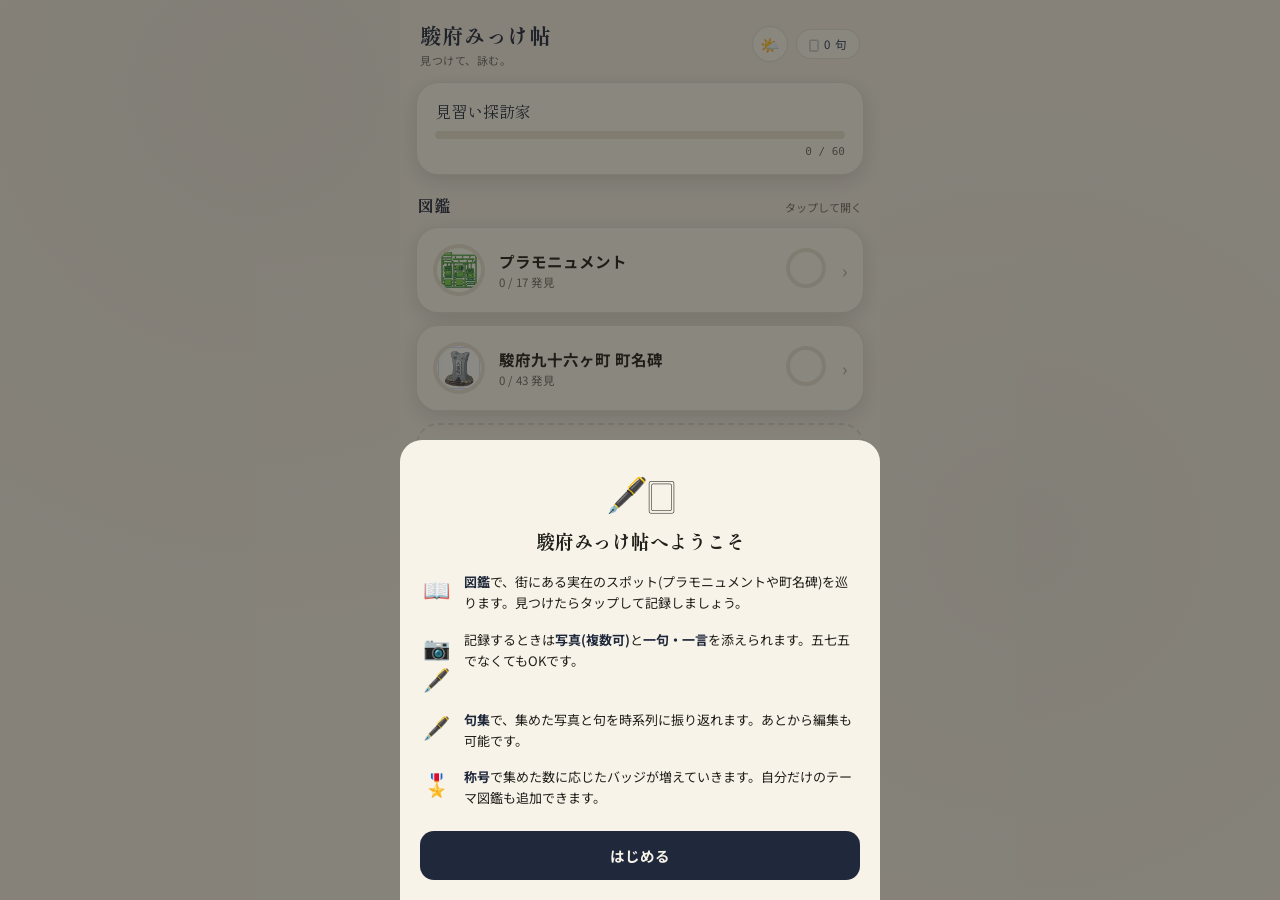
<file: mikkecho/index.html>
<!DOCTYPE html>
<html lang="ja">
<head>
<meta charset="UTF-8">
<meta name="viewport" content="width=device-width, initial-scale=1, viewport-fit=cover, maximum-scale=1">
<title>駿府みっけ帖</title>
<meta name="description" content="街で見つけたものを写真と一句で集める発見図鑑">
<meta name="theme-color" content="#3A3A34">
<link rel="manifest" href="manifest.json">
<link rel="icon" href="icons/icon-192.png">
<link rel="apple-touch-icon" href="icons/icon-192.png">
<meta name="mobile-web-app-capable" content="yes">
<meta name="apple-mobile-web-app-capable" content="yes">
<meta name="apple-mobile-web-app-status-bar-style" content="black-translucent">
<meta name="apple-mobile-web-app-title" content="みっけ帖">
<link rel="stylesheet" href="style.css">
<script>try{var __t=localStorage.getItem("mikkecho_theme");if(__t){document.documentElement.setAttribute("data-theme",__t);}}catch(e){}</script>
</head>
<body>
<div class="boot-overlay" id="bootOverlay"><div class="boot-spinner">🖋️</div><div class="boot-text" id="bootText">データを読み込んでいます…</div></div>
<div id="app">

  <header class="topbar">
    <div class="brand">
      <h1>駿府みっけ帖</h1>
      <div class="sub">見つけて、詠む。</div>
    </div>
    <div class="topbar-right">
      <button class="theme-toggle" id="themeToggle" aria-label="行灯モード切替">🌤️</button>
      <div class="progress-pill">🀆 <span id="totalFoundCount">0</span>句</div>
    </div>
  </header>

  <main>

    <!-- ============ 図鑑 (home list) ============ -->
    <section class="view active" id="view-zukan">
      <div id="zukanHome">
        <div class="rank-banner" id="rankBanner">
          <div class="rank-title" id="rankTitle">見習い探訪家</div>
          <div class="rank-bar-track"><div class="rank-bar-fill" id="rankBarFill"></div></div>
          <div class="rank-count" id="rankCount">0 / 60</div>
        </div>

        <div id="backupBanner" class="backup-banner" style="display:none;">
          <div class="backup-text">記録がたまってきました。念のためデータをバックアップしませんか？</div>
          <div class="backup-actions">
            <button class="backup-btn-later" id="backupLaterBtn">あとで</button>
            <button class="backup-btn-do" id="backupDoBtn">エクスポートする</button>
          </div>
        </div>

        <div id="draftBanner" class="backup-banner" style="display:none;">
          <div class="backup-text">入力途中の記録があります（<span id="draftBannerName"></span>）。続きから再開しますか？</div>
          <div class="backup-actions">
            <button class="backup-btn-later" id="draftDiscardBtn">破棄する</button>
            <button class="backup-btn-do" id="draftResumeBtn">続きから再開</button>
          </div>
        </div>

        <div id="recentFindCard" style="display:none;"></div>

        <div class="section-head"><h2>図鑑</h2><span class="hint">タップして開く</span></div>
        <div id="categoryList"></div>
        <button class="add-category-btn" id="openAddCategory">＋ 新しいテーマの図鑑を作る</button>
      </div>

      <div id="zukanDetail" style="display:none;">
        <div class="back-row">
          <button class="back-btn" id="backToZukanHome">‹</button>
          <h2 id="detailCategoryName"></h2>
        </div>
        <input type="text" id="spotSearchInput" class="search-input" placeholder="町名で検索...">
        <div class="section-head" style="margin-top:8px;">
          <span class="hint" id="detailProgressHint"></span>
          <div class="sort-toggle" id="sortToggle">
            <button class="sort-btn active" data-sort="name">町名順</button>
            <button class="sort-btn" data-sort="found_date">発見日順</button>
          </div>
        </div>
        <div class="spot-grid" id="spotGrid"></div>
        <div id="spotSearchEmpty" class="empty-state" style="display:none;">
          <span class="em">🔍</span>「<span id="spotSearchEmptyQuery"></span>」に一致するものが見つかりませんでした。
        </div>
      </div>
    </section>

    <!-- ============ 句集 ============ -->
    <section class="view" id="view-kushu">
      <div class="section-head"><h2>句集</h2><span class="hint" id="kushuCountHint"></span></div>
      <input type="text" id="kushuSearchInput" class="search-input" placeholder="句・町名で検索...">
      <div class="kushu-filter-row" id="kushuFilterRow"></div>
      <div id="kushuList"></div>
      <div id="kushuEmpty" class="empty-state" style="display:none;">
        <span class="em">🖋️</span>
        まだ句がありません。図鑑からスポットを見つけて、最初の一句を詠んでみましょう。
      </div>
      <div id="kushuSearchEmpty" class="empty-state" style="display:none;">
        <span class="em">🔍</span>条件に一致する句が見つかりませんでした。
      </div>
    </section>

    <!-- ============ 実績 ============ -->
    <section class="view" id="view-jisseki">
      <div class="section-head"><h2>称号</h2><span class="hint" id="badgeCountHint"></span></div>
      <div class="badge-grid" id="badgeGrid"></div>
    </section>

    <!-- ============ 設定 ============ -->
    <section class="view" id="view-settei">
      <div class="section-head"><h2>使い方</h2></div>
      <div class="settings-list">
        <button class="settings-row" id="showOnboardBtn">
          <div>
            <div class="label">アプリの使い方を見る</div>
            <div class="desc">初回に表示したチュートリアルをもう一度見られます</div>
          </div>
          <span>›</span>
        </button>
      </div>

      <div class="section-head"><h2>バックアップと復元</h2></div>
      <div class="settings-list">
        <button class="settings-row" id="exportBtn">
          <div>
            <div class="label">バックアップを書き出す</div>
            <div class="desc">JSONファイルとして保存します（写真・句をすべて含みます）</div>
          </div>
          <span>⇩</span>
        </button>
        <button class="settings-row" id="importBtn">
          <div>
            <div class="label">バックアップから読み込む（復元）</div>
            <div class="desc">書き出したファイルを読み込みます。今のデータを残したまま統合もできます</div>
          </div>
          <span>⇧</span>
        </button>
        <input type="file" id="importFileInput" accept="application/json,.json,text/plain" style="display:none;">
      </div>

      <div class="section-head"><h2>自動バックアップ（この端末の中）</h2></div>
      <div class="note-text">アプリを開くと1日1回、自動で控えを保存します。読み込みや復元・リセットの直前にも「操作直前の状態」を自動で残します。</div>
      <div class="settings-list" id="snapshotList"></div>

      <div class="section-head"><h2>保存の状態</h2></div>
      <div class="status-card" id="storageStatus">確認中…</div>
      <div id="legacyRestoreWrap" style="display:none;">
        <button class="settings-row" id="legacyRestoreBtn" style="margin-top:8px;">
          <div>
            <div class="label">旧バージョンのデータを統合して復元</div>
            <div class="desc">以前の保存方式で残っているデータを、今のデータに統合します（通常は不要です）</div>
          </div>
          <span>›</span>
        </button>
      </div>

      <button class="btn-ghost" id="resetBtn" style="margin-top:14px;">すべてのデータをリセット</button>

      <div class="section-head"><h2>このアプリについて</h2></div>
      <div class="settings-list">
        <div class="settings-row" style="cursor:default;">
          <div>
            <div class="label">プリセット図鑑の出典</div>
            <div class="desc">プラモニュメント・町名碑は静岡市公式サイトの情報をもとに作成しています。設置状況は変わることがあります。</div>
          </div>
        </div>
      </div>
    </section>

  </main>

  <nav class="tabbar">
    <button class="tab-btn active" data-view="zukan"><span class="ic">📖</span>図鑑</button>
    <button class="tab-btn" data-view="kushu"><span class="ic">🖋️</span>句集</button>
    <button class="tab-btn" data-view="jisseki"><span class="ic">🎖️</span>称号</button>
    <button class="tab-btn" data-view="settei"><span class="ic">⚙️</span>設定</button>
  </nav>

  <!-- Find / Add entry modal (photo + haiku) -->
  <div class="modal-backdrop" id="findModalBackdrop">
    <div class="modal-sheet">
      <h3 id="findModalTitle">見つけた！</h3>
      <div class="modal-sub" id="findModalHint"></div>

      <div class="field" id="freeNameField" style="display:none;">
        <label>名前</label>
        <input type="text" id="freeNameInput" placeholder="例: 三毛猫、変わった自販機" maxlength="24">
      </div>

      <div class="field">
        <label>写真(任意・複数可)</label>
        <div class="photo-grid" id="photoGrid"></div>
        <input type="file" accept="image/*" id="photoInput" multiple style="display:none;">
      </div>

      <div class="field">
        <label>一句・一言(五七五でなくてもOK)</label>
        <textarea id="haikuInput" placeholder="例: 石碑の名 読めば昔の 声きこゆ"></textarea>
      </div>

      <div class="modal-actions">
        <button class="btn-cancel" id="findCancelBtn">キャンセル</button>
        <button class="btn-primary btn-save" id="findSaveBtn">記録する</button>
      </div>
    </div>
  </div>

  <!-- Spot / found-entry detail modal -->
  <div class="modal-backdrop" id="spotDetailBackdrop">
    <div class="modal-sheet">
      <h3 id="spotDetailName"></h3>
      <div class="modal-sub" id="spotDetailHint"></div>
      <div id="spotDetailBody"></div>
      <div class="modal-actions">
        <button class="btn-cancel" id="spotDeleteBtn" style="color:var(--vermilion-600); border-color:var(--vermilion-200);">削除</button>
        <button class="btn-cancel" id="spotEditBtn">編集</button>
        <button class="btn-primary btn-save" id="spotCloseBtn">閉じる</button>
      </div>
    </div>
  </div>

  <!-- Add category modal -->
  <div class="modal-backdrop" id="categoryModalBackdrop">
    <div class="modal-sheet">
      <h3>新しいテーマの図鑑</h3>
      <div class="modal-sub">自分だけのコレクションテーマを作れます。見つけるたびに自由に追加していく図鑑になります。</div>
      <div class="field">
        <label>テーマ名</label>
        <input type="text" id="categoryNameInput" placeholder="例: 街の変な看板、野良猫" maxlength="20">
      </div>
      <div class="field">
        <label>アイコン</label>
        <div class="emoji-row" id="categoryEmojiRow" style="display:flex; gap:8px; flex-wrap:wrap;"></div>
      </div>
      <div class="modal-actions">
        <button class="btn-cancel" id="categoryCancelBtn">キャンセル</button>
        <button class="btn-primary btn-save" id="categorySaveBtn">作る</button>
      </div>
    </div>
  </div>

  <!-- Hint (address) sheet with Google Maps link -->
  <div class="modal-backdrop" id="hintBackdrop">
    <div class="modal-sheet">
      <h3 id="hintName"></h3>
      <div class="hint-address" id="hintAddress"></div>
      <a class="btn-primary map-open-btn" id="hintMapLink" target="_blank" rel="noopener noreferrer">🗺️ Googleマップで開く</a>
      <div class="modal-actions">
        <button class="btn-cancel" id="hintCloseBtn" style="flex:1;">閉じる</button>
      </div>
    </div>
  </div>

  <!-- Full-size photo viewer -->
  <div class="photo-viewer" id="photoViewer" aria-hidden="true">
    <div class="pv-count" id="pvCount"></div>
    <button type="button" class="pv-close" id="pvClose" aria-label="閉じる">×</button>
    <div class="pv-strip" id="pvStrip"></div>
  </div>

  <div class="toast" id="toast"></div>
  <div class="stamp-overlay" id="stampOverlay"><div class="stamp-mark">見つけた</div></div>

  <!-- Import choice dialog -->
  <div class="modal-backdrop" id="importBackdrop">
    <div class="modal-sheet">
      <h3>バックアップを読み込む</h3>
      <div class="modal-sub" id="importSummary"></div>
      <div style="display:flex; flex-direction:column; gap:8px; margin-top:4px;">
        <button class="btn-primary" id="importMergeBtn">今のデータを残して統合する（おすすめ）</button>
        <button class="btn-ghost" id="importReplaceBtn" style="margin-top:0;">今のデータを置き換える</button>
        <button class="modal-cancel-plain" id="importCancelBtn">キャンセル</button>
      </div>
      <div class="note-text" style="margin-top:10px;">どちらを選んでも、実行前の状態は「操作直前の状態」として自動で残ります。</div>
    </div>
  </div>

  <!-- Onboarding (first launch) -->
  <div class="modal-backdrop" id="onboardBackdrop">
    <div class="modal-sheet onboard-sheet">
      <div class="onboard-mark">🖋️🀆</div>
      <h3>駿府みっけ帖へようこそ</h3>
      <div class="onboard-steps">
        <div class="onboard-step">
          <div class="ostep-icon">📖</div>
          <div class="ostep-text"><b>図鑑</b>で、街にある実在のスポット(プラモニュメントや町名碑)を巡ります。見つけたらタップして記録しましょう。</div>
        </div>
        <div class="onboard-step">
          <div class="ostep-icon">📷🖋️</div>
          <div class="ostep-text">記録するときは<b>写真(複数可)</b>と<b>一句・一言</b>を添えられます。五七五でなくてもOKです。</div>
        </div>
        <div class="onboard-step">
          <div class="ostep-icon">🖋️</div>
          <div class="ostep-text"><b>句集</b>で、集めた写真と句を時系列に振り返れます。あとから編集も可能です。</div>
        </div>
        <div class="onboard-step">
          <div class="ostep-icon">🎖️</div>
          <div class="ostep-text"><b>称号</b>で集めた数に応じたバッジが増えていきます。自分だけのテーマ図鑑も追加できます。</div>
        </div>
      </div>
      <button class="btn-primary" id="onboardStartBtn">はじめる</button>
    </div>
  </div>

</div>

<script src="data.js"></script>
<script src="app.js"></script>
<script>
/* Self-heal after an app update: if an OLD cached app.js is still running (it never sets __MIKKECHO_V2),
   drop the old service worker + caches once and reload. Saved data (IndexedDB / localStorage) is never touched. */
(function () {
  setTimeout(function () {
    if (window.__MIKKECHO_V2) return;
    var overlay = document.getElementById('bootOverlay');
    if (!overlay) return;
    var key = 'mikkecho_heal_v9';
    try {
      if (sessionStorage.getItem(key)) {
        var t = document.getElementById('bootText');
        if (t) t.textContent = '更新の適用に時間がかかっています。アプリを一度閉じて、開き直してください。（データは消えていません）';
        return;
      }
      sessionStorage.setItem(key, '1');
    } catch (e) { /* ignore */ }
    var jobs = [];
    if (navigator.serviceWorker && navigator.serviceWorker.getRegistrations) {
      jobs.push(navigator.serviceWorker.getRegistrations().then(function (rs) { return Promise.all(rs.map(function (r) { return r.unregister(); })); }));
    }
    if (window.caches && caches.keys) {
      jobs.push(caches.keys().then(function (ks) { return Promise.all(ks.map(function (k) { return caches.delete(k); })); }));
    }
    Promise.all(jobs).then(function () { location.reload(); }, function () { location.reload(); });
  }, 3000);
})();
</script>
</body>
</html>
</file>
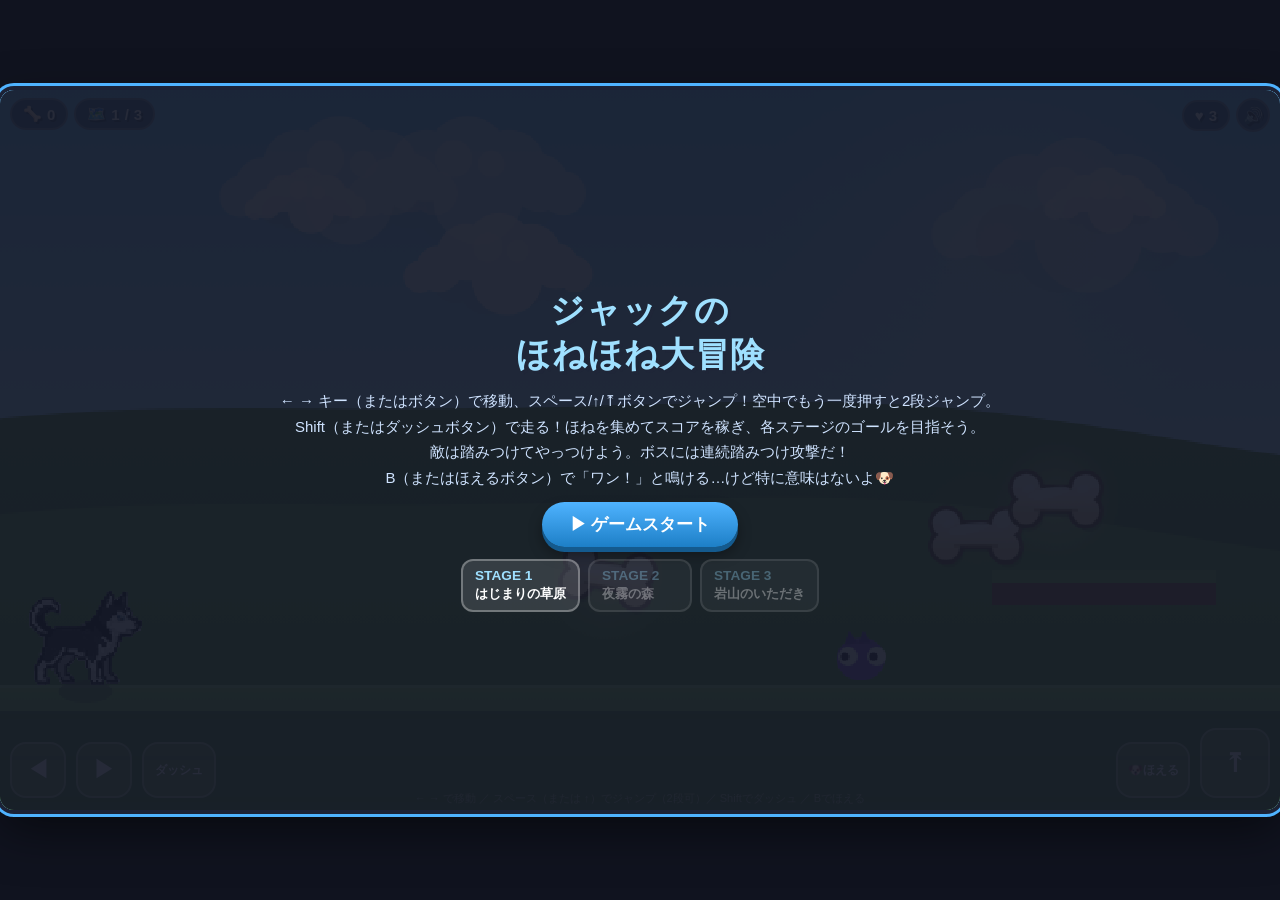
<file: jack.hone.html>
<!DOCTYPE html>
<html lang="ja">
<head>
<meta charset="UTF-8">
<meta name="viewport" content="width=device-width, initial-scale=1, maximum-scale=1, user-scalable=no, viewport-fit=cover">
<meta name="mobile-web-app-capable" content="yes">
<meta name="apple-mobile-web-app-capable" content="yes">
<meta name="apple-mobile-web-app-status-bar-style" content="black-translucent">
<title>ジャックのほねほね大冒険</title>
<style>
  :root{
    --sky-dark:#27314f;
    --accent:#4fb3ff;
    --accent-light:#9fe0ff;
    --bone:#fff6e6;
    --bone-line:#5a4632;
    --cream:#fff6ea;
    --ink:#1f2638;
    --warn:#ff7043;
  }
  *{box-sizing:border-box; -webkit-tap-highlight-color:transparent;}
  html,body{
    margin:0;padding:0;
    width:100%;height:100%;
    background:#10131f;
    font-family:"Hiragino Maru Gothic ProN","Yu Gothic","Segoe UI",sans-serif;
    overflow:hidden;
    touch-action:none;
    -webkit-user-select:none; user-select:none;
  }
  #stage{
    position:fixed; inset:0;
    display:flex; align-items:center; justify-content:center;
    background:#10131f;
  }
  #wrap{
    position:relative;
    overflow:hidden;
    border-radius:14px;
    box-shadow:0 0 0 4px #1c2236, 0 0 0 7px var(--accent), 0 18px 50px rgba(0,0,0,.55);
    touch-action:none;
  }
  canvas{
    display:block;
    width:100%;height:100%;
    image-rendering:pixelated;
    image-rendering:-moz-crisp-edges;
    background:#8ed8ff;
    touch-action:none;
  }
  .overlay{
    position:absolute;inset:0;
    display:flex;flex-direction:column;align-items:center;justify-content:center;
    text-align:center;
    background:rgba(20,24,40,.92);
    color:var(--cream);
    gap:12px;
    padding:14px;
    z-index:20;
  }
  .overlay.hidden{display:none;}
  .overlay h1{
    margin:0;
    font-size:clamp(18px,4.4vw,34px);
    color:var(--accent-light);
    text-shadow:3px 3px 0 var(--ink);
    letter-spacing:1px;
    line-height:1.3;
  }
  .overlay h2{
    margin:0;
    font-size:clamp(14px,3vw,22px);
    color:var(--accent-light);
    text-shadow:2px 2px 0 var(--ink);
  }
  .overlay p{
    margin:0;
    font-size:clamp(11px,2vw,15px);
    line-height:1.7;
    max-width:90%;
    color:#cfe3ff;
  }
  .overlay .score-line{
    font-size:clamp(15px,2.6vw,22px);
    color:#fff;
    font-weight:bold;
  }
  .mascot{
    width:64px;height:auto;image-rendering:pixelated;
    filter:drop-shadow(0 4px 6px rgba(0,0,0,.4));
  }
  .btn{
    appearance:none;border:none;cursor:pointer;
    font-family:inherit;font-weight:bold;
    font-size:clamp(13px,2.2vw,17px);
    color:#fff;
    background:linear-gradient(180deg,var(--accent) 0%, #1d7fc7 100%);
    padding:11px 28px;
    border-radius:999px;
    box-shadow:0 5px 0 #145a8e, 0 8px 14px rgba(0,0,0,.35);
    transition:transform .08s ease;
    touch-action:manipulation;
  }
  .btn:active{transform:translateY(4px);box-shadow:0 1px 0 #145a8e;}
  .btn.secondary{
    background:linear-gradient(180deg,#8a6bd8 0%, #5c3aa0 100%);
    box-shadow:0 5px 0 #3c2570, 0 8px 14px rgba(0,0,0,.35);
  }
  .btn.secondary:active{box-shadow:0 1px 0 #3c2570;}

  #hud{
    position:absolute;top:0;left:0;right:0;
    display:flex;justify-content:space-between;align-items:flex-start;
    padding:8px 10px;
    pointer-events:none;
    font-weight:bold;
    color:#fff;
    text-shadow:2px 2px 0 rgba(0,0,0,.35);
    z-index:5;
  }
  #hud .pill{
    background:rgba(20,24,40,.55);
    border:2px solid rgba(255,255,255,.25);
    border-radius:999px;
    padding:5px 11px;
    font-size:clamp(11px,1.9vw,15px);
    display:flex;align-items:center;gap:5px;
    white-space:nowrap;
  }
  #soundBtn{
    pointer-events:auto;cursor:pointer;
    background:rgba(20,24,40,.55);
    border:2px solid rgba(255,255,255,.25);
    border-radius:50%;
    width:34px;height:34px;
    display:flex;align-items:center;justify-content:center;
    font-size:16px;color:#fff;
    touch-action:manipulation;
  }

  #bossBarWrap{
    position:absolute;
    top:48px;left:50%;
    transform:translateX(-50%);
    width:min(72%,400px);
    pointer-events:none;
    text-align:center;
    opacity:0;
    transition:opacity .3s ease;
    z-index:5;
  }
  #bossBarWrap.show{opacity:1;}
  #bossBarWrap .bossName{
    color:#fff;font-weight:bold;font-size:12px;
    text-shadow:2px 2px 0 rgba(0,0,0,.5);
    margin-bottom:3px;
  }
  #bossBarOuter{
    height:12px;border-radius:8px;
    background:rgba(0,0,0,.45);
    border:2px solid rgba(255,255,255,.4);
    overflow:hidden;
  }
  #bossBarInner{
    height:100%;
    background:linear-gradient(180deg,#ff6b6b,#c93a48);
    width:100%;
    transition:width .15s ease;
  }

  #touchControls{
    position:absolute;bottom:0;left:0;right:0;
    display:flex;justify-content:space-between;align-items:flex-end;
    padding:0 10px 12px;
    pointer-events:none;
    z-index:6;
  }
  #touchControls .side{display:flex;gap:10px;pointer-events:auto;align-items:flex-end;}
  .tbtn{
    border-radius:16px;
    background:rgba(255,255,255,.16);
    border:2px solid rgba(255,255,255,.38);
    color:#fff;font-size:22px;font-weight:bold;
    display:flex;align-items:center;justify-content:center;
    user-select:none;-webkit-user-select:none;touch-action:none;
    width:56px;height:56px;
  }
  .tbtn.wide{width:74px;font-size:12px;}
  .tbtn.big{width:70px;height:70px;font-size:26px;}
  .tbtn.active{background:rgba(255,255,255,.42);}

  #hint{
    position:absolute;left:0;right:0;bottom:4px;
    text-align:center;color:rgba(255,255,255,.5);
    font-size:11px;pointer-events:none;
    z-index:5;
  }
  @media (max-width:680px){ #hint{display:none;} }

  #rotateHint{
    position:fixed; inset:0; z-index:50;
    background:rgba(10,12,20,.92);
    color:#fff;
    display:none;
    flex-direction:column; align-items:center; justify-content:center;
    gap:14px; text-align:center; padding:20px;
    font-size:15px;
  }
  #rotateHint .rotIcon{ font-size:46px; animation:rotSpin 1.6s ease-in-out infinite; }
  @keyframes rotSpin{
    0%,100%{ transform:rotate(0deg); }
    50%{ transform:rotate(90deg); }
  }
  @media (max-width:700px) and (orientation:portrait){
    #rotateHint.enabled{ display:flex; }
  }

  .stageSelectList{
    display:flex;gap:8px;flex-wrap:wrap;justify-content:center;
    max-width:92%;
  }
  .stageBtn{
    appearance:none;cursor:pointer;font-family:inherit;font-weight:bold;
    font-size:clamp(10px,1.8vw,13px);color:#fff;
    background:rgba(255,255,255,.12);
    border:2px solid rgba(255,255,255,.3);
    border-radius:12px;
    padding:7px 12px;
    text-align:left;
    min-width:104px;
    touch-action:manipulation;
  }
  .stageBtn:disabled{opacity:.35;cursor:not-allowed;}
  .stageBtn .stageBtnTitle{display:block;font-size:1.05em;margin-bottom:2px;color:var(--accent-light);}

  #stageBanner{
    position:absolute;
    top:36%;left:0;right:0;
    text-align:center;
    pointer-events:none;
    opacity:0;
    transform:translateY(10px);
    transition:opacity .45s ease, transform .45s ease;
    z-index:8;
  }
  #stageBanner.show{opacity:1;transform:translateY(0);}
  #stageBanner .stageBannerSmall{
    color:var(--accent-light);
    font-size:clamp(12px,2.3vw,17px);
    font-weight:bold;
    text-shadow:2px 2px 0 var(--ink);
    letter-spacing:2px;
  }
  #stageBanner .stageBannerMain{
    color:#fff;
    font-size:clamp(20px,4.8vw,38px);
    font-weight:bold;
    text-shadow:3px 3px 0 var(--ink), 0 0 18px rgba(0,0,0,.4);
    margin-top:2px;
  }
</style>
</head>
<body>
<div id="rotateHint" class="enabled">
  <div class="rotIcon">📱</div>
  <div>横向きにすると<br>もっと遊びやすくなります！</div>
  <button class="btn secondary" id="rotateDismiss" style="margin-top:6px;">このまま続ける</button>
</div>
<div id="stage">

<div id="wrap">
  <canvas id="game" width="800" height="450"></canvas>

  <div id="hud">
    <div style="display:flex;gap:6px;">
      <div class="pill" id="scorePill">🦴 <span id="scoreVal">0</span></div>
      <div class="pill" id="stagePill">🗺️ <span id="stageVal">1</span>/<span id="stageMaxVal">3</span></div>
    </div>
    <div style="display:flex;gap:6px;align-items:center;">
      <div class="pill" id="livesPill">♥ <span id="livesVal">3</span></div>
      <div id="soundBtn">🔊</div>
    </div>
  </div>

  <div id="bossBarWrap">
    <div class="bossName" id="bossName">BOSS</div>
    <div id="bossBarOuter"><div id="bossBarInner"></div></div>
  </div>

  <div id="stageBanner">
    <div class="stageBannerSmall" id="stageBannerSmall">STAGE 1</div>
    <div class="stageBannerMain" id="stageBannerMain">はじまりの草原</div>
  </div>

  <div id="touchControls">
    <div class="side">
      <div class="tbtn" id="btnLeft">◀</div>
      <div class="tbtn" id="btnRight">▶</div>
      <div class="tbtn wide" id="btnDash">ダッシュ</div>
    </div>
    <div class="side">
      <div class="tbtn wide" id="btnBark">🐶ほえる</div>
      <div class="tbtn big" id="btnJump">⤒</div>
    </div>
  </div>

  <div id="hint">← → で移動 ／ スペース（または ↑）でジャンプ（2段可）／ Shiftでダッシュ ／ Bでほえる</div>

  <div class="overlay" id="startScreen">
    <h1>ジャックの<br>ほねほね大冒険</h1>
    <p>← → キー（またはボタン）で移動、スペース/↑/⤒ボタンでジャンプ！空中でもう一度押すと2段ジャンプ。<br>
    Shift（またはダッシュボタン）で走る！ほねを集めてスコアを稼ぎ、各ステージのゴールを目指そう。<br>
    敵は踏みつけてやっつけよう。ボスには連続踏みつけ攻撃だ！<br>
    B（またはほえるボタン）で「ワン！」と鳴ける…けど特に意味はないよ🐶</p>
    <button class="btn" id="startBtn">▶ ゲームスタート</button>
    <div class="stageSelectList" id="stageSelectList"></div>
  </div>

  <div class="overlay hidden" id="stageClearScreen">
    <h1>🎉 STAGE CLEAR!! 🎉</h1>
    <h2 id="stageClearName">STAGE 1</h2>
    <div class="score-line">スコア：<span id="stageClearScore">0</span></div>
    <p id="stageClearMsg">見事ステージクリア！次のステージへ進もう。</p>
    <button class="btn" id="nextStageBtn">▶ 次のステージへ</button>
  </div>

  <div class="overlay hidden" id="clearScreen">
    <h1>🏆 ALL CLEAR!! 🏆</h1>
    <div class="score-line">トータルスコア：<span id="clearScore">0</span></div>
    <div class="score-line">クリアタイム：<span id="clearTime">0:00.00</span></div>
    <p>全ステージ制覇！ジャックのほねほね大冒険、クリア！おつかれさま！</p>
    <button class="btn" id="retryBtnClear">もう一度あそぶ</button>
  </div>

  <div class="overlay hidden" id="overScreen">
    <img class="mascot" id="overMascot" alt="sleeping husky">
    <h1>GAME OVER</h1>
    <div class="score-line">スコア：<span id="overScore">0</span></div>
    <p>残念...！もう一度チャレンジしよう。</p>
    <button class="btn" id="retryBtnOver">リトライ</button>
  </div>
</div>
</div>

<script>
(function(){
"use strict";

const SPRITE_B64 = {
  idle1: "[data-uri]",
  idle2: "[data-uri]",
  idle3: "[data-uri]",
  walk1: "[data-uri]",
  walk2: "[data-uri]",
  walk3: "[data-uri]",
  walk4: "[data-uri]",
  run1: "[data-uri]",
  run2: "[data-uri]",
  run3: "[data-uri]",
  run4: "[data-uri]",
  jump: "[data-uri]",
  fall: "[data-uri]",
  sit: "[data-uri]",
  bark: "[data-uri]",
  sleep: "[data-uri]",
};

const FRAME_KEYS = Object.keys(SPRITE_B64);
const frameImgs = {};
let framesLoaded = 0;
FRAME_KEYS.forEach(k=>{
  const img = new Image();
  img.onload = ()=>{ framesLoaded++; };
  img.src = SPRITE_B64[k];
  frameImgs[k] = img;
});

/* ============================================================
   Canvas 初期化
   ============================================================ */
const canvas = document.getElementById('game');
const ctx = canvas.getContext('2d');
const W = canvas.width, H = canvas.height;
const GROUND_Y = 372;

/* レスポンシブ：画面サイズに応じて #wrap をリサイズ（16:9固定） */
const wrapEl = document.getElementById('wrap');
function fitWrap(){
  const vw = window.innerWidth, vh = window.innerHeight;
  const margin = 0;
  let w = vw - margin, h = w * (450/800);
  if(h > vh - margin){ h = vh - margin; w = h * (800/450); }
  wrapEl.style.width = Math.floor(w)+'px';
  wrapEl.style.height = Math.floor(h)+'px';
}
window.addEventListener('resize', fitWrap);
window.addEventListener('orientationchange', ()=>setTimeout(fitWrap,60));
fitWrap();

const rotateHint = document.getElementById('rotateHint');
document.getElementById('rotateDismiss').addEventListener('click', ()=>{
  rotateHint.classList.remove('enabled');
});


/* ============================================================
   オーディオ（完全コード合成 / 外部音源なし）
   ============================================================ */
let audioCtx = null, bgmGain = null, sfxGain = null;
let muted = false;
let bgmTimer = null;
let nextNoteTime = 0;
let noteIndex = 0;
const TEMPO = 132;
const EIGHTH = 60/TEMPO/2;

const MELODIES = [
  { mel:[523.25,659.25,783.99,659.25, 587.33,698.46,880.00,698.46,
         523.25,659.25,783.99,1046.50,880.00,783.99,659.25,587.33],
    bass:[130.81,196.00,174.61,196.00] },
  { mel:[440,523.25,659.25,523.25, 392.00,493.88,587.33,493.88,
         440,523.25,659.25,783.99,659.25,587.33,523.25,440],
    bass:[110,164.81,130.81,146.83] },
  { mel:[392,466.16,587.33,466.16, 349.23,440,523.25,440,
         392,466.16,587.33,698.46,587.33,523.25,466.16,392],
    bass:[98,130.81,116.54,130.81] },
];

function ensureAudio(){
  if(audioCtx) return;
  audioCtx = new (window.AudioContext||window.webkitAudioContext)();
  bgmGain = audioCtx.createGain(); bgmGain.gain.value = 0.10;
  sfxGain = audioCtx.createGain(); sfxGain.gain.value = 0.35;
  bgmGain.connect(audioCtx.destination);
  sfxGain.connect(audioCtx.destination);
  nextNoteTime = audioCtx.currentTime + 0.1;
  bgmTimer = setInterval(scheduleBgm, 25);
}

function tone(t, freq, dur, type, gainVal, dest, glideTo){
  const o = audioCtx.createOscillator();
  const g = audioCtx.createGain();
  o.type = type;
  o.frequency.setValueAtTime(freq, t);
  if(glideTo) o.frequency.exponentialRampToValueAtTime(glideTo, t+dur);
  g.gain.setValueAtTime(0.0001, t);
  g.gain.exponentialRampToValueAtTime(gainVal, t+0.012);
  g.gain.exponentialRampToValueAtTime(0.0001, t+dur);
  o.connect(g); g.connect(dest);
  o.start(t); o.stop(t+dur+0.02);
}

function scheduleBgm(){
  if(!audioCtx) return;
  while(nextNoteTime < audioCtx.currentTime + 0.12){
    if(!muted){
      const set = MELODIES[currentStageIndex % MELODIES.length];
      const m = set.mel[noteIndex % set.mel.length];
      tone(nextNoteTime, m, EIGHTH*0.85, 'square', 0.09, bgmGain);
      if(noteIndex % 4 === 0){
        const b = set.bass[(noteIndex/4|0) % set.bass.length];
        tone(nextNoteTime, b/2, EIGHTH*4*0.9, 'triangle', 0.15, bgmGain);
      }
    }
    nextNoteTime += EIGHTH;
    noteIndex++;
  }
}

function sfxJump(){ if(!audioCtx||muted) return; const t=audioCtx.currentTime; tone(t,300,0.14,'square',0.22,sfxGain,680); }
function sfxDoubleJump(){ if(!audioCtx||muted) return; const t=audioCtx.currentTime; tone(t,420,0.16,'square',0.22,sfxGain,900); tone(t+0.04,600,0.14,'triangle',0.18,sfxGain,1100); }
function sfxDash(){ if(!audioCtx||muted) return; const t=audioCtx.currentTime; tone(t,200,0.10,'sawtooth',0.12,sfxGain,340); }
function sfxBone(){ if(!audioCtx||muted) return; const t=audioCtx.currentTime; tone(t,880,0.09,'square',0.20,sfxGain); tone(t+0.07,1318.5,0.12,'square',0.20,sfxGain); }
function sfxStomp(){ if(!audioCtx||muted) return; const t=audioCtx.currentTime; tone(t,220,0.16,'sine',0.30,sfxGain,60); }
function sfxHurt(){ if(!audioCtx||muted) return; const t=audioCtx.currentTime; tone(t,420,0.26,'sawtooth',0.22,sfxGain,110); }
function sfxGoal(){ if(!audioCtx||muted) return; const t=audioCtx.currentTime; [523.25,659.25,783.99,1046.50].forEach((f,i)=>tone(t+i*0.13,f,0.22,'square',0.22,sfxGain)); }
function sfxOver(){ if(!audioCtx||muted) return; const t=audioCtx.currentTime; [392.00,329.63,261.63,196.00].forEach((f,i)=>tone(t+i*0.17,f,0.3,'triangle',0.22,sfxGain)); }
function sfxBossHit(){ if(!audioCtx||muted) return; const t=audioCtx.currentTime; tone(t,180,0.18,'sawtooth',0.28,sfxGain,90); tone(t+0.02,260,0.14,'square',0.18,sfxGain,120); }
function sfxBossDefeat(){ if(!audioCtx||muted) return; const t=audioCtx.currentTime; [659.25,587.33,523.25,440,349.23,293.66,233.08].forEach((f,i)=>tone(t+i*0.09,f,0.3,'sawtooth',0.22,sfxGain,f*0.6)); }
function sfxStageClear(){ if(!audioCtx||muted) return; const t=audioCtx.currentTime; [523.25,659.25,783.99,1046.50,1318.5].forEach((f,i)=>tone(t+i*0.11,f,0.2,'triangle',0.22,sfxGain)); }
function sfxBark(){ if(!audioCtx||muted) return; const t=audioCtx.currentTime; tone(t,330,0.09,'sawtooth',0.30,sfxGain,180); tone(t+0.1,300,0.10,'sawtooth',0.26,sfxGain,150); }

document.getElementById('soundBtn').addEventListener('click', ()=>{
  muted = !muted;
  document.getElementById('soundBtn').textContent = muted ? '🔇' : '🔊';
  if(bgmGain) bgmGain.gain.value = muted ? 0 : 0.10;
});

/* ============================================================
   物理定数
   ============================================================ */
const GRAVITY = 0.62;
const JUMP_V = -13.0;
const JUMP2_V = -11.2;
const MOVE_SPEED = 4.1;
const DASH_SPEED = 6.9;
const MAX_FALL = 15;
const HIT_W = 27, HIT_H = 46;
const DRAW_H = 60;

/* ============================================================
   ステージ定義
   ============================================================ */
function E(type,x,y,minX,maxX,speed){
  return { type, x, y, baseY:y, w:36, h:32, minX, maxX, speed, dir:1,
    alive:true, squish:0, vy:0, onGround:true, flyPhase:Math.random()*Math.PI*2,
    hurtFlash:0 };
}
function B(x,y){ return { x, y, baseY:y, r:12, collected:false, bob:Math.random()*Math.PI*2 }; }
function P(x,y,w,h,moving){ return { x,y,w,h, moving:!!moving, baseX:x, baseY:y, phase:Math.random()*Math.PI*2 }; }

function makeBossDef(type,name,x,hp){
  return { type, name, x, y: GROUND_Y-110, w:96, h:104, hp, maxHp:hp,
    minX:x-150, maxX:x+150 };
}

const STAGES = [
  {
    key:'meadow',
    short:'STAGE 1\nはじまりの草原',
    name:'はじまりの草原',
    skyTop:'#6fc6ff', skyBottom:'#bdeaff',
    hillColor:'#5a9a33', hillColor2:'#4a7f29',
    groundTop:'#7fc24a', groundDark:'#52822f',
    levelW: 3300,
    pits: [],
    platforms: [
      P(620,300,140,22), P(900,250,120,22), P(1500,310,160,22),
      P(1900,260,120,22), P(2300,300,160,22), P(2650,230,120,22),
    ],
    enemies: [
      E('walker',520,GROUND_Y-32,460,760,1.6),
      E('walker',1150,GROUND_Y-32,1080,1380,1.7),
      E('flyer',1700,220,1650,2050,1.8),
      E('walker',2050,GROUND_Y-32,1980,2280,1.8),
      E('flyer',2500,200,2450,2850,2.0),
    ],
    bones: (()=>{
      const arr=[];
      for(let i=0;i<10;i++) arr.push(B(380+i*230, GROUND_Y-70 - (i%3)*18));
      arr.push(B(660,250),B(940,200),B(1530,260),B(1930,210),B(2330,250),B(2680,180));
      return arr;
    })(),
    boss: makeBossDef('crab','オオガニ ばさみ丸',3050,5),
    goalX: 3220,
  },
  {
    key:'forest',
    short:'STAGE 2\n夜霧の森',
    name:'夜霧の森',
    skyTop:'#1c2440', skyBottom:'#3b3f63',
    hillColor:'#23314a', hillColor2:'#19243a',
    groundTop:'#3a5a3e', groundDark:'#243c29',
    levelW: 3700,
    pits: [[1080,1180],[2280,2380]],
    platforms: [
      P(560,300,130,22), P(850,250,110,22), P(1020,310,120,22),
      P(1480,280,150,22,true), P(1820,230,120,22), P(2150,300,140,22),
      P(2480,260,120,22), P(2780,200,140,22), P(3050,290,150,22),
    ],
    enemies: [
      E('walker',480,GROUND_Y-32,420,740,1.8),
      E('flyer',900,210,850,1180,2.0),
      E('walker',1300,GROUND_Y-32,1230,1500,1.9),
      E('flyer',1650,190,1600,1980,2.2),
      E('walker',2000,GROUND_Y-32,1940,2230,2.0),
      E('walker',2600,GROUND_Y-32,2540,2840,2.1),
      E('flyer',2950,200,2900,3250,2.3),
    ],
    bones: (()=>{
      const arr=[];
      for(let i=0;i<11;i++) arr.push(B(360+i*260, GROUND_Y-70 - (i%4)*16));
      arr.push(B(590,250),B(1040,260),B(1500,230),B(1840,180),B(2170,250),B(2500,210),B(2800,150));
      return arr;
    })(),
    boss: makeBossDef('bat','ヤミコウモリ',3450,6),
    goalX: 3620,
  },
  {
    key:'peak',
    short:'STAGE 3\n岩山のいただき',
    name:'岩山のいただき',
    skyTop:'#4a4f7a', skyBottom:'#8b8fc2',
    hillColor:'#6a6f8f', hillColor2:'#565a78',
    groundTop:'#9a8d7a', groundDark:'#6e6357',
    levelW: 4000,
    pits: [[900,1000],[1750,1850],[2600,2700]],
    platforms: [
      P(500,300,120,22), P(760,250,110,22,true), P(1080,300,130,22),
      P(1380,260,120,22), P(1620,310,110,22), P(1950,240,140,22,true),
      P(2270,290,120,22), P(2520,230,120,22), P(2820,300,140,22),
      P(3100,250,120,22), P(3380,290,150,22),
    ],
    enemies: [
      E('walker',440,GROUND_Y-32,380,700,2.0),
      E('flyer',820,210,760,1080,2.2),
      E('walker',1180,GROUND_Y-32,1110,1380,2.1),
      E('flyer',1560,190,1500,1850,2.4),
      E('walker',1980,GROUND_Y-32,1910,2200,2.2),
      E('walker',2380,GROUND_Y-32,2300,2580,2.3),
      E('flyer',2780,200,2720,3080,2.5),
      E('walker',3220,GROUND_Y-32,3150,3450,2.4),
    ],
    bones: (()=>{
      const arr=[];
      for(let i=0;i<12;i++) arr.push(B(340+i*280, GROUND_Y-70 - (i%3)*20));
      arr.push(B(530,250),B(800,200),B(1110,250),B(1410,210),B(1650,260),B(1980,180),B(2300,250),B(2550,180),B(2850,250),B(3130,200));
      return arr;
    })(),
    boss: makeBossDef('golem','いわゴーレム',3850,7),
    goalX: 3970,
  },
];

/* ============================================================
   入力（キーボード & タッチ）
   ============================================================ */
const keys = { left:false, right:false, jump:false, dash:false };
let prevJump = false;

window.addEventListener('keydown', (e)=>{
  if(['ArrowLeft','a','A'].includes(e.key)) keys.left = true;
  if(['ArrowRight','d','D'].includes(e.key)) keys.right = true;
  if([' ','ArrowUp','w','W'].includes(e.key)){ keys.jump = true; e.preventDefault(); }
  if(['Shift'].includes(e.key)) keys.dash = true;
  if(e.key===' ') e.preventDefault();
}, {passive:false});
window.addEventListener('keyup', (e)=>{
  if(['ArrowLeft','a','A'].includes(e.key)) keys.left = false;
  if(['ArrowRight','d','D'].includes(e.key)) keys.right = false;
  if([' ','ArrowUp','w','W'].includes(e.key)) keys.jump = false;
  if(['Shift'].includes(e.key)) keys.dash = false;
});

function bindTouchBtn(id, onDown, onUp){
  const el = document.getElementById(id);
  const down = (e)=>{ e.preventDefault(); el.classList.add('active'); onDown(); };
  const up = (e)=>{ if(e) e.preventDefault(); el.classList.remove('active'); onUp(); };
  el.addEventListener('touchstart', down, {passive:false});
  el.addEventListener('touchend', up, {passive:false});
  el.addEventListener('touchcancel', up, {passive:false});
  el.addEventListener('mousedown', down);
  el.addEventListener('mouseup', up);
  el.addEventListener('mouseleave', up);
}
bindTouchBtn('btnLeft', ()=>keys.left=true, ()=>keys.left=false);
bindTouchBtn('btnRight', ()=>keys.right=true, ()=>keys.right=false);
bindTouchBtn('btnDash', ()=>keys.dash=true, ()=>keys.dash=false);
bindTouchBtn('btnJump', ()=>keys.jump=true, ()=>keys.jump=false);
bindTouchBtn('btnBark', ()=>triggerBark(), ()=>{});

function triggerBark(){
  if(gameState!=='playing' || !player) return;
  player.barkTimer = 480;
  sfxBark();
  spawnParticles(player.x+HIT_W/2, player.y-6, '#ffffff', 3, 1.6);
}
window.addEventListener('keydown', (e)=>{
  if((e.key==='b'||e.key==='B') && !e.repeat) triggerBark();
});

/* ============================================================
   アニメーション定義
   ============================================================ */
const ANIM = {
  idle: { frames:['idle1','idle2','idle3','idle2'], interval:380 },
  walk: { frames:['walk1','walk2','walk3','walk4'], interval:120 },
  run:  { frames:['run1','run2','run3','run4'], interval:75 },
};

/* ============================================================
   プレイヤー
   ============================================================ */
let player, camX, score, lives, gameState, particles, invTimer, elapsedMs;
let currentStageIndex = 0;
let unlockedStageIndex = 0;
let runtime; // stage runtime entities (mutable copies)
let boss = null;
let bossActive = false;
let bossDefeatedThisStage = false;
let stageStartTime = 0;
let totalElapsed = 0;
let goalReached = false;
let goalTimer = 0;

function resetPlayer(x){
  player = {
    x, y: GROUND_Y-HIT_H, vx:0, vy:0, onGround:false, facing:1,
    jumpsUsed:0, dashing:false,
    animState:'idle', animIndex:0, animAcc:0,
    hurtTimer:0, celebrate:false, barkTimer:0,
  };
}

function deepCopyStage(stage){
  return {
    platforms: stage.platforms.map(p=>({...p})),
    enemies: stage.enemies.map(e=>({...e})),
    bones: stage.bones.map(b=>({...b})),
  };
}

/* ============================================================
   足場の移動
   ============================================================ */
function updatePlatforms(dt){
  for(const pl of runtime.platforms){
    if(!pl.moving) continue;
    pl.phase += 0.02*dt;
    pl.y = pl.baseY + Math.sin(pl.phase)*30;
  }
}

/* ============================================================
   敵の更新
   ============================================================ */
function updateEnemies(dt){
  for(const en of runtime.enemies){
    if(!en.alive) continue;
    if(en.type === 'walker'){
      en.x += en.dir*en.speed*dt;
      if(en.x < en.minX){ en.x = en.minX; en.dir = 1; }
      if(en.x > en.maxX){ en.x = en.maxX; en.dir = -1; }
    } else if(en.type === 'flyer'){
      en.flyPhase += 0.04*dt;
      en.x += en.dir*en.speed*dt;
      if(en.x < en.minX){ en.x = en.minX; en.dir = 1; }
      if(en.x > en.maxX){ en.x = en.maxX; en.dir = -1; }
      en.y = en.baseY + Math.sin(en.flyPhase)*22;
    }
  }
  // ボススポーン
  if(stageDef.boss && !boss && !bossDefeatedThisStage){
    if(player.x + W*0.55 > stageDef.boss.x - 260){
      boss = { ...stageDef.boss, invuln:0, squish:0, dir:-1, defeated:false,
        deathTimer:0, attackTimer:90, projectiles:[] };
      bossActive = true;
      document.getElementById('bossName').textContent = boss.name;
      updateBossBar();
      document.getElementById('bossBarWrap').classList.add('show');
    }
  }
  if(boss && !boss.defeated){
    boss.x += boss.dir * 1.3 * dt;
    if(boss.x < boss.minX){ boss.x = boss.minX; boss.dir = 1; }
    if(boss.x > boss.maxX){ boss.x = boss.maxX; boss.dir = -1; }
    if(boss.type === 'bat'){
      boss.y = (stageDef.boss.y) + Math.sin(performance.now()/450)*26;
    }
    if(boss.invuln>0) boss.invuln -= dt;
    if(boss.squish>0) boss.squish = Math.max(0, boss.squish-0.04*dt);
    boss.attackTimer -= dt;
    if(boss.attackTimer<=0){
      boss.attackTimer = 110+Math.random()*40;
      if(boss.type !== 'crab'){
        const dx = (player.x - boss.x);
        const len = Math.hypot(dx, (player.y-boss.y)) || 1;
        boss.projectiles.push({
          x: boss.x+boss.w/2, y: boss.y+boss.h*0.4,
          vx: dx/len*4.2, vy: (player.y-boss.y)/len*4.2, r:9, alive:true, life:240,
        });
      }
    }
    for(const pr of boss.projectiles){
      if(!pr.alive) continue;
      pr.x += pr.vx*dt; pr.y += pr.vy*dt; pr.life -= dt;
      if(pr.life<=0) pr.alive=false;
      if(rectsOverlap(player.x,player.y,HIT_W,HIT_H, pr.x-pr.r,pr.y-pr.r,pr.r*2,pr.r*2)){
        pr.alive = false;
        damagePlayer(player.x<pr.x?-1:1);
      }
    }
    boss.projectiles = boss.projectiles.filter(p=>p.alive);
  } else if(boss && boss.defeated){
    boss.deathTimer -= dt;
  }
}

/* ============================================================
   描画：背景
   ============================================================ */
function drawBackground(){
  const g = ctx.createLinearGradient(0,0,0,GROUND_Y);
  g.addColorStop(0, stageDef.skyTop);
  g.addColorStop(0.7, stageDef.skyBottom);
  g.addColorStop(1, stageDef.skyBottom);
  ctx.fillStyle = g;
  ctx.fillRect(0,0,W,H);

  // 太陽の薄いグロー（雲の上に重ならないよう先に描く）
  const sunG = ctx.createRadialGradient(W*0.78,90,0, W*0.78,90,150);
  sunG.addColorStop(0,'rgba(255,255,235,0.35)');
  sunG.addColorStop(1,'rgba(255,255,235,0)');
  ctx.fillStyle = sunG;
  ctx.fillRect(0,0,W,H);

  // 雲（奥行き2層）
  for(let i=0;i<5;i++){
    const cx = ((i*460 - camX*0.18) % (W+500)) - 250;
    const cy = 36 + (i%3)*22;
    drawCloud(cx, cy, 0.85+(i%3)*0.22, 0.5);
  }
  for(let i=0;i<5;i++){
    const cx = ((i*380 + 160 - camX*0.32) % (W+460)) - 230;
    const cy = 70 + (i%2)*40;
    drawCloud(cx, cy, 0.55+(i%2)*0.3, 0.85);
  }

  // 遠景の山（淡いグラデーション）
  ctx.fillStyle = stageDef.hillColor2;
  drawHillRow(0.45, 120, GROUND_Y-40, 1);
  // 近景の山（木立つき）
  drawHillRow(0.65, 90, GROUND_Y-10, 2);
}

function drawCloud(x,y,scale,alpha){
  if(x<-300||x>W+300) return;
  ctx.save();
  ctx.translate(x,y);
  ctx.scale(scale,scale);
  ctx.globalAlpha = alpha;

  // 下側のやわらかい影（立体感）
  ctx.fillStyle = 'rgba(150,178,205,0.32)';
  ctx.beginPath();
  [[-30,10,17],[-6,14,22],[20,11,19],[40,12,14]].forEach(([lx,ly,lr])=>{
    ctx.moveTo(lx+lr,ly); ctx.arc(lx,ly,lr,0,Math.PI*2);
  });
  ctx.fill();

  // メインのふわふわボディ
  ctx.fillStyle = 'rgba(255,255,255,0.95)';
  ctx.beginPath();
  const lobes = [[-42,2,17],[-22,-10,21],[2,-15,24],[26,-9,22],[44,0,17],[58,6,13],[-56,8,12],[8,10,26]];
  lobes.forEach(([lx,ly,lr])=>{
    ctx.moveTo(lx+lr,ly); ctx.arc(lx,ly,lr,0,Math.PI*2);
  });
  ctx.fill();

  // 上側のハイライト
  ctx.fillStyle = 'rgba(255,255,255,0.85)';
  ctx.beginPath();
  ctx.arc(-6,-14,11,0,Math.PI*2);
  ctx.arc(16,-11,8,0,Math.PI*2);
  ctx.fill();
  ctx.restore();
}

function drawHillRow(parallax, amp, baseY, layer){
  const off = (-camX*parallax) % 360;
  const pts = [];
  for(let x=-260; x<=W+360; x+=40){
    const wx = x + off;
    const yy = baseY - amp - Math.sin((x+camX*parallax)/210)*20 - Math.cos((x+camX*parallax)/95)*7;
    pts.push([wx,yy]);
  }
  ctx.beginPath();
  ctx.moveTo(pts[0][0], baseY+60);
  ctx.lineTo(pts[0][0], pts[0][1]);
  for(let i=0;i<pts.length-1;i++){
    const [x0,y0] = pts[i], [x1,y1] = pts[i+1];
    const mx = (x0+x1)/2, my=(y0+y1)/2;
    ctx.quadraticCurveTo(x0,y0,mx,my);
  }
  ctx.lineTo(pts[pts.length-1][0], baseY+60);
  ctx.closePath();

  const grad = ctx.createLinearGradient(0, baseY-amp-40, 0, baseY+20);
  if(layer===1){
    grad.addColorStop(0, lighten(stageDef.hillColor2, 14));
    grad.addColorStop(1, stageDef.hillColor2);
  } else {
    grad.addColorStop(0, lighten(stageDef.hillColor, 16));
    grad.addColorStop(1, stageDef.hillColor);
  }
  ctx.fillStyle = grad;
  ctx.fill();
}

function lighten(hex, amt){
  const h = hex.replace('#','');
  const r = Math.min(255, parseInt(h.substring(0,2),16)+amt);
  const g = Math.min(255, parseInt(h.substring(2,4),16)+amt);
  const b = Math.min(255, parseInt(h.substring(4,6),16)+amt);
  return 'rgb('+r+','+g+','+b+')';
}

function drawGround(){
  const x0 = -camX;
  ctx.fillStyle = stageDef.groundDark;
  ctx.fillRect(x0, GROUND_Y, stageDef.levelW, H-GROUND_Y+40);

  const topGrad = ctx.createLinearGradient(0,GROUND_Y,0,GROUND_Y+16);
  topGrad.addColorStop(0, lighten(stageDef.groundTop,10));
  topGrad.addColorStop(1, stageDef.groundTop);
  ctx.fillStyle = topGrad;
  ctx.fillRect(x0, GROUND_Y, stageDef.levelW, 16);

  // やわらかい光のライン（滑らかな質感）
  ctx.fillStyle = 'rgba(255,255,255,0.18)';
  ctx.fillRect(x0, GROUND_Y, stageDef.levelW, 2);

  // 微妙な縞模様で奥行き（滑らかなグラデーション帯）
  ctx.fillStyle = 'rgba(0,0,0,0.06)';
  for(let i=0;i<6;i++){
    ctx.fillRect(x0, GROUND_Y+18+i*26, stageDef.levelW, 3);
  }

  // ピット（落とし穴）
  for(const pr of stageDef.pits){
    const px = pr[0]-camX, pw = pr[1]-pr[0];
    ctx.clearRect(px, GROUND_Y-4, pw, H-GROUND_Y+44);
    ctx.fillStyle = 'rgba(0,0,0,0.35)';
    ctx.fillRect(px, GROUND_Y-4, pw, 8);
  }
}

function drawPlatforms(){
  for(const pl of runtime.platforms){
    const x = pl.x - camX;
    if(x+pl.w<0||x>W) continue;
    ctx.fillStyle = '#8a5a3a';
    ctx.fillRect(x, pl.y+6, pl.w, pl.h-6);
    ctx.fillStyle = stageDef.groundTop;
    ctx.fillRect(x, pl.y, pl.w, 8);
  }
}

function boneComposite(extra){
  // 中央バー
  roundRectPath(-13-extra, -4.2-extra, 26+extra*2, 8.4+extra*2, 4+extra);
  ctx.fill();
  // 両端のコブ（2つずつ）
  const knobs = [[-12,-4.6],[-12,4.6],[12,-4.6],[12,4.6]];
  knobs.forEach(([cx,cy])=>{
    ctx.beginPath();
    ctx.arc(cx, cy, 5.6+extra, 0, Math.PI*2);
    ctx.fill();
  });
}

function drawBoneShape(x,y,scale,rot,glowAlpha){
  ctx.save();
  ctx.translate(x,y);

  // ふわっと光るグロー
  const glow = ctx.createRadialGradient(0,0,0,0,0,26*scale);
  glow.addColorStop(0, 'rgba(255,236,170,'+(0.45*glowAlpha)+')');
  glow.addColorStop(1, 'rgba(255,236,170,0)');
  ctx.fillStyle = glow;
  ctx.beginPath(); ctx.arc(0,0,26*scale,0,Math.PI*2); ctx.fill();

  if(rot) ctx.rotate(rot);
  ctx.scale(scale,scale);

  // 落ち影
  ctx.save();
  ctx.translate(1.2,2.4);
  ctx.fillStyle = 'rgba(40,30,20,0.22)';
  boneComposite(0.4);
  ctx.restore();

  // 輪郭（少し大きめに描いて縁取りにする）
  ctx.fillStyle = '#6b5338';
  boneComposite(1.7);

  // 本体グラデーション
  const grad = ctx.createLinearGradient(0,-7,0,7);
  grad.addColorStop(0, '#fffdf6');
  grad.addColorStop(0.5, '#fff3da');
  grad.addColorStop(1, '#f0d9ad');
  ctx.fillStyle = grad;
  boneComposite(0);

  // ハイライト（つや）
  ctx.fillStyle = 'rgba(255,255,255,0.75)';
  ctx.beginPath();
  ctx.ellipse(-3,-2.6,8.5,2.1,-0.2,0,Math.PI*2);
  ctx.fill();
  ctx.beginPath();
  ctx.ellipse(11,-4.4,2.6,1.6,-0.3,0,Math.PI*2);
  ctx.fill();
  ctx.beginPath();
  ctx.ellipse(-11,-4.4,2.6,1.6,-0.3,0,Math.PI*2);
  ctx.fill();

  // 薄いシャドウライン（下側の丸み）
  ctx.strokeStyle = 'rgba(170,140,95,0.55)';
  ctx.lineWidth = 1.2;
  ctx.beginPath();
  ctx.moveTo(-9,4.4); ctx.lineTo(9,4.4);
  ctx.stroke();

  ctx.restore();
}

function drawSparkle(cx,cy,size,alpha,rot){
  ctx.save();
  ctx.translate(cx,cy);
  ctx.rotate(rot);
  ctx.globalAlpha = alpha;
  ctx.fillStyle = '#fff6cf';
  ctx.beginPath();
  ctx.moveTo(0,-size); ctx.lineTo(size*0.22,-size*0.22);
  ctx.lineTo(size,0); ctx.lineTo(size*0.22,size*0.22);
  ctx.lineTo(0,size); ctx.lineTo(-size*0.22,size*0.22);
  ctx.lineTo(-size,0); ctx.lineTo(-size*0.22,-size*0.22);
  ctx.closePath();
  ctx.fill();
  ctx.restore();
}

function roundRectPath(x,y,w,h,r){
  ctx.beginPath();
  ctx.moveTo(x+r,y);
  ctx.arcTo(x+w,y,x+w,y+h,r);
  ctx.arcTo(x+w,y+h,x,y+h,r);
  ctx.arcTo(x,y+h,x,y,r);
  ctx.arcTo(x,y,x+w,y,r);
  ctx.closePath();
}

function drawBones(){
  for(const b of runtime.bones){
    if(b.collected) continue;
    const x = b.x-camX;
    if(x<-40||x>W+40) continue;
    const t = performance.now();
    const yy = b.baseY + Math.sin(t/260 + b.bob)*6;
    const glowAlpha = 0.6 + Math.sin(t/300 + b.bob)*0.4;
    drawBoneShape(x, yy, 1.55, Math.sin(t/400+b.bob)*0.22, glowAlpha);
    const sparkAlpha = Math.max(0, Math.sin(t/260 + b.bob*1.7));
    if(sparkAlpha > 0.55){
      drawSparkle(x+15, yy-13, 4.5, (sparkAlpha-0.55)*2.2, t/500);
    }
  }
}

function drawGoal(){
  if(stageDef.boss && !bossDefeatedThisStage) return;
  const x = stageDef.goalX - camX;
  if(x<-60||x>W+60) return;
  ctx.fillStyle = '#8a5a2e';
  ctx.fillRect(x, 220, 7, GROUND_Y-220);
  const wave = Math.sin(performance.now()/300)*6;
  ctx.fillStyle = '#ff9447';
  ctx.beginPath();
  ctx.moveTo(x+7,222);
  ctx.lineTo(x+62+wave,236);
  ctx.lineTo(x+7,252);
  ctx.closePath();
  ctx.fill();
  ctx.fillStyle = '#4fb3ff';
  ctx.beginPath();
  ctx.arc(x+3,218,9,0,Math.PI*2);
  ctx.fill();
}

function drawParticles(){
  for(const p of particles){
    ctx.globalAlpha = Math.max(0, p.life/28);
    ctx.fillStyle = p.color;
    ctx.beginPath();
    ctx.arc(p.x-camX, p.y, 3.4, 0, Math.PI*2);
    ctx.fill();
  }
  ctx.globalAlpha = 1;
}

/* ============================================================
   HUD更新
   ============================================================ */
function updateHud(){
  document.getElementById('scoreVal').textContent = score;
  document.getElementById('livesVal').textContent = Math.max(0,lives);
}
function updateBossBar(){
  if(!boss) return;
  const pct = Math.max(0, boss.hp/boss.maxHp*100);
  document.getElementById('bossBarInner').style.width = pct+'%';
}

/* ============================================================
   ステージ読み込み / 切り替え
   ============================================================ */
let stageDef; // 現在のステージ定義 (STAGES[idx])

function loadStage(idx, keepLives){
  currentStageIndex = idx;
  stageDef = STAGES[idx];
  runtime = deepCopyStage(stageDef);
  boss = null; bossActive = false; bossDefeatedThisStage = false;
  goalReached = false; goalTimer = 0;
  camX = 0;
  resetPlayer(40);
  particles = [];
  invTimer = 0;
  if(!keepLives) score = 0;
  stageStartTime = performance.now();
  document.getElementById('stageVal').textContent = idx+1;
  document.getElementById('stageMaxVal').textContent = STAGES.length;
  document.getElementById('bossBarWrap').classList.remove('show');
  showStageBanner(idx);
}

function showStageBanner(idx){
  const el = document.getElementById('stageBanner');
  const small = document.getElementById('stageBannerSmall');
  const main = document.getElementById('stageBannerMain');
  small.textContent = 'STAGE '+(idx+1);
  main.textContent = STAGES[idx].name;
  el.classList.add('show');
  setTimeout(()=>el.classList.remove('show'), 1800);
}

/* ============================================================
   パーティクル
   ============================================================ */
function spawnParticles(x,y,color,count,spreadV){
  for(let i=0;i<count;i++){
    particles.push({
      x, y, vx:(Math.random()-0.5)*spreadV, vy:(Math.random()-1.2)*spreadV,
      life:26+Math.random()*10, color,
    });
  }
}
function updateParticles(dt){
  for(let i=particles.length-1;i>=0;i--){
    const p = particles[i];
    p.x += p.vx*dt; p.y += p.vy*dt; p.vy += 0.35*dt;
    p.life -= dt;
    if(p.life<=0) particles.splice(i,1);
  }
}

/* ============================================================
   プレイヤー更新
   ============================================================ */
function damagePlayer(knockDir){
  if(invTimer>0) return;
  lives--;
  invTimer = 90;
  player.vy = -7;
  player.vx = 6*knockDir;
  player.hurtTimer = 360;
  sfxHurt();
  updateHud();
  if(lives<=0){
    triggerGameOver();
  }
}

function killEnemy(en, bounce){
  en.alive = false;
  score += 50;
  spawnParticles(en.x+en.w/2, en.y+en.h/2, '#fff3c4', 10, 5);
  sfxStomp();
  if(bounce) player.vy = JUMP_V*0.55;
  updateHud();
}

function rectsOverlap(ax,ay,aw,ah,bx,by,bw,bh){
  return ax < bx+bw && ax+aw > bx && ay < by+bh && ay+ah > by;
}

function isPit(x){
  for(const pr of stageDef.pits){ if(x > pr[0]-10 && x < pr[1]+10) return true; }
  return false;
}

function updatePlayer(dt){
  const dashHeld = keys.dash;
  let targetVx = 0;
  if(keys.left){ targetVx -= MOVE_SPEED; player.facing = -1; }
  if(keys.right){ targetVx += MOVE_SPEED; player.facing = 1; }
  if(targetVx !== 0 && dashHeld){
    targetVx = Math.sign(targetVx) * DASH_SPEED;
    player.dashing = true;
  } else {
    player.dashing = false;
  }
  player.vx += (targetVx - player.vx) * Math.min(1, 0.45*dt);
  if(Math.abs(player.vx) < 0.05) player.vx = 0;

  // ジャンプ（押した瞬間のみ判定 = 二段ジャンプ管理）
  if(keys.jump && !prevJump){
    if(player.onGround){
      player.vy = JUMP_V; player.jumpsUsed = 1; player.onGround = false; sfxJump();
      spawnParticles(player.x+HIT_W/2, player.y+HIT_H, '#ffffff', 4, 2);
    } else if(player.jumpsUsed < 2){
      player.vy = JUMP2_V; player.jumpsUsed = 2; sfxDoubleJump();
      spawnParticles(player.x+HIT_W/2, player.y+HIT_H/2, '#cfe8ff', 8, 3.5);
    }
  }
  prevJump = keys.jump;

  player.vy += GRAVITY*dt;
  if(player.vy > MAX_FALL) player.vy = MAX_FALL;

  player.x += player.vx*dt;
  player.y += player.vy*dt;
  if(player.x < 0) player.x = 0;
  if(player.x > stageDef.levelW - HIT_W) player.x = stageDef.levelW - HIT_W;

  // 地面・足場あたり判定
  player.onGround = false;
  const feetY = player.y + HIT_H;
  if(player.vy >= 0){
    // 通常の地面
    if(!isPit(player.x+HIT_W/2) && feetY >= GROUND_Y && feetY - player.vy*dt <= GROUND_Y+2){
      player.y = GROUND_Y - HIT_H; player.vy = 0; player.onGround = true; player.jumpsUsed = 0;
    }
    // 足場
    for(const pl of runtime.platforms){
      const py = pl.y;
      if(feetY >= py && feetY - player.vy*dt <= py+10 &&
         player.x+HIT_W > pl.x && player.x < pl.x+pl.w){
        player.y = py - HIT_H; player.vy = 0; player.onGround = true; player.jumpsUsed = 0;
      }
    }
  }

  // 落下死（ピット）
  if(player.y > GROUND_Y + 220){
    damagePlayer(-player.facing);
    player.x = Math.max(40, camX+40);
    player.y = GROUND_Y - HIT_H - 40;
    player.vy = 0;
  }

  if(invTimer>0) invTimer -= dt;
  if(player.hurtTimer>0) player.hurtTimer -= dt*16.6667;
  if(player.barkTimer>0) player.barkTimer -= dt*16.6667;

  // ほね収集
  for(const b of runtime.bones){
    if(b.collected) continue;
    const dx = (player.x+HIT_W/2) - b.x, dy = (player.y+HIT_H/2) - b.y;
    if(dx*dx+dy*dy < (b.r+18)*(b.r+18)){
      b.collected = true; score += 10; sfxBone();
      spawnParticles(b.x,b.y,'#fff6e6',6,3);
      updateHud();
    }
  }

  // 敵あたり判定
  for(const en of runtime.enemies){
    if(!en.alive) continue;
    if(rectsOverlap(player.x,player.y,HIT_W,HIT_H, en.x,en.y,en.w,en.h)){
      const stomp = player.vy > 1 && (player.y + HIT_H - player.vy*dt) <= en.y + en.h*0.5;
      if(stomp){
        killEnemy(en, true);
      } else {
        damagePlayer(player.x < en.x ? -1 : 1);
      }
    }
  }

  // ボス
  if(boss && !boss.defeated){
    if(rectsOverlap(player.x,player.y,HIT_W,HIT_H, boss.x,boss.y,boss.w,boss.h)){
      const stomp = player.vy > 1 && (player.y + HIT_H - player.vy*dt) <= boss.y + boss.h*0.42 && boss.invuln<=0;
      if(stomp){
        boss.hp--; boss.invuln = 50; boss.squish = 0.4;
        player.vy = JUMP_V*0.6;
        spawnParticles(boss.x+boss.w/2, boss.y+boss.h*0.4, '#ffd1d1', 10, 5);
        sfxBossHit();
        updateBossBar();
        if(boss.hp<=0){
          boss.defeated = true; boss.deathTimer = 60; bossDefeatedThisStage = true;
          score += 500; sfxBossDefeat(); updateHud();
          document.getElementById('bossBarWrap').classList.remove('show');
        }
      } else if(boss.invuln<=0){
        damagePlayer(player.x < boss.x ? -1 : 1);
      }
    }
  }

  // ゴール判定
  if(!goalReached && (!stageDef.boss || bossDefeatedThisStage) && player.x+HIT_W/2 > stageDef.goalX){
    goalReached = true;
    player.celebrate = true;
    sfxGoal();
    goalTimer = 70;
  }

  // アニメーション状態決定
  let state;
  if(!player.onGround) state = player.vy < 0 ? 'jump' : 'fall';
  else if(Math.abs(player.vx) > 3.2) state = 'run';
  else if(Math.abs(player.vx) > 0.3) state = 'walk';
  else state = 'idle';
  if(state !== player.animState){ player.animState = state; player.animIndex = 0; player.animAcc = 0; }
  if(state==='idle' || state==='walk' || state==='run'){
    const a = ANIM[state];
    player.animAcc += dt*16.6667;
    while(player.animAcc >= a.interval){
      player.animAcc -= a.interval;
      player.animIndex = (player.animIndex+1) % a.frames.length;
    }
  }
}

/* ============================================================
   描画：敵
   ============================================================ */
function drawEnemy(en){
  if(!en.alive) return;
  const x = en.x - camX;
  if(x+en.w<-20||x>W+20) return;
  ctx.save();
  ctx.translate(x+en.w/2, en.y+en.h);
  ctx.scale(en.dir<0?1:-1, 1);
  const bob = en.type==='walker' ? Math.sin(performance.now()/120 + en.x)*2 : 0;
  ctx.translate(0, bob);
  if(en.type==='walker'){
    ctx.fillStyle = '#8a5fd6';
    ctx.beginPath();
    ctx.ellipse(0,-en.h*0.5, en.w*0.42, en.h*0.42, 0,0,Math.PI*2);
    ctx.fill();
    ctx.fillStyle = '#6c3fb5';
    ctx.beginPath(); ctx.moveTo(-en.w*0.18,-en.h*0.82); ctx.lineTo(-en.w*0.05,-en.h*1.05); ctx.lineTo(en.w*0.05,-en.h*0.8); ctx.closePath(); ctx.fill();
    ctx.beginPath(); ctx.moveTo(en.w*0.05,-en.h*0.82); ctx.lineTo(en.w*0.2,-en.h*1.05); ctx.lineTo(en.w*0.28,-en.h*0.78); ctx.closePath(); ctx.fill();
    ctx.fillStyle = '#fff';
    ctx.beginPath(); ctx.arc(-10,-en.h*0.55,6,0,Math.PI*2); ctx.arc(8,-en.h*0.55,6,0,Math.PI*2); ctx.fill();
    ctx.fillStyle = '#241733';
    ctx.beginPath(); ctx.arc(-8,-en.h*0.55,2.6,0,Math.PI*2); ctx.arc(10,-en.h*0.55,2.6,0,Math.PI*2); ctx.fill();
  } else {
    ctx.fillStyle = '#ff8a5c';
    const flap = Math.sin(performance.now()/110)*10;
    ctx.beginPath(); ctx.ellipse(0,-en.h*0.5,en.w*0.3,en.h*0.32,0,0,Math.PI*2); ctx.fill();
    ctx.fillStyle = '#d65f37';
    ctx.beginPath();
    ctx.moveTo(-en.w*0.2,-en.h*0.5);
    ctx.quadraticCurveTo(-en.w*0.6,-en.h*0.7-flap,-en.w*0.5,-en.h*0.2);
    ctx.quadraticCurveTo(-en.w*0.35,-en.h*0.35,-en.w*0.2,-en.h*0.5);
    ctx.fill();
    ctx.beginPath();
    ctx.moveTo(en.w*0.2,-en.h*0.5);
    ctx.quadraticCurveTo(en.w*0.6,-en.h*0.7-flap,en.w*0.5,-en.h*0.2);
    ctx.quadraticCurveTo(en.w*0.35,-en.h*0.35,en.w*0.2,-en.h*0.5);
    ctx.fill();
    ctx.fillStyle = '#fff';
    ctx.beginPath(); ctx.arc(-8,-en.h*0.55,5,0,Math.PI*2); ctx.arc(8,-en.h*0.55,5,0,Math.PI*2); ctx.fill();
    ctx.fillStyle = '#241733';
    ctx.beginPath(); ctx.arc(-6,-en.h*0.55,2.2,0,Math.PI*2); ctx.arc(10,-en.h*0.55,2.2,0,Math.PI*2); ctx.fill();
  }
  ctx.restore();
}

/* ============================================================
   描画：ボス
   ============================================================ */
function drawBoss(){
  if(!boss) return;
  const x = boss.x-camX;
  if(x<-160||x>W+160) return;
  ctx.save();
  if(boss.invuln>0 && Math.floor(boss.invuln/4)%2===0) ctx.globalAlpha = 0.5;
  if(boss.defeated) ctx.globalAlpha = Math.max(0, boss.deathTimer/60);
  ctx.translate(x+boss.w/2, boss.y+boss.h);
  const sq = 1+boss.squish;
  ctx.scale(sq*(boss.dir<0?1:-1), 1/sq);

  if(boss.type==='crab'){
    ctx.fillStyle = '#e8534a';
    ctx.beginPath(); ctx.ellipse(0,-boss.h*0.42,boss.w*0.5,boss.h*0.4,0,0,Math.PI*2); ctx.fill();
    ctx.fillStyle='#c93a30';
    ctx.beginPath(); ctx.ellipse(-boss.w*0.48,-boss.h*0.55,18,12,0.4,0,Math.PI*2); ctx.fill();
    ctx.beginPath(); ctx.ellipse(boss.w*0.48,-boss.h*0.55,18,12,-0.4,0,Math.PI*2); ctx.fill();
    ctx.strokeStyle='#c93a30'; ctx.lineWidth=6;
    for(let i=-2;i<=2;i++){ ctx.beginPath(); ctx.moveTo(i*16,-boss.h*0.18); ctx.lineTo(i*20,0); ctx.stroke(); }
    ctx.fillStyle='#fff';
    ctx.beginPath(); ctx.arc(-14,-boss.h*0.7,10,0,Math.PI*2); ctx.arc(14,-boss.h*0.7,10,0,Math.PI*2); ctx.fill();
    ctx.fillStyle='#2a1f3d';
    ctx.beginPath(); ctx.arc(-12,-boss.h*0.7,4.4,0,Math.PI*2); ctx.arc(16,-boss.h*0.7,4.4,0,Math.PI*2); ctx.fill();
  } else if(boss.type==='bat'){
    ctx.fillStyle = '#5c3aa0';
    ctx.beginPath(); ctx.ellipse(0,-boss.h*0.5,boss.w*0.36,boss.h*0.42,0,0,Math.PI*2); ctx.fill();
    const wingFlap = Math.sin(performance.now()/130)*14;
    ctx.fillStyle='#3c2570';
    ctx.beginPath();
    ctx.moveTo(-boss.w*0.32,-boss.h*0.5);
    ctx.quadraticCurveTo(-boss.w*0.75,-boss.h*0.7-wingFlap,-boss.w*0.62,-boss.h*0.2);
    ctx.quadraticCurveTo(-boss.w*0.5,-boss.h*0.35,-boss.w*0.32,-boss.h*0.5);
    ctx.fill();
    ctx.beginPath();
    ctx.moveTo(boss.w*0.32,-boss.h*0.5);
    ctx.quadraticCurveTo(boss.w*0.75,-boss.h*0.7-wingFlap,boss.w*0.62,-boss.h*0.2);
    ctx.quadraticCurveTo(boss.w*0.5,-boss.h*0.35,boss.w*0.32,-boss.h*0.5);
    ctx.fill();
    ctx.fillStyle='#ffd34d';
    ctx.beginPath(); ctx.arc(-12,-boss.h*0.55,8,0,Math.PI*2); ctx.arc(12,-boss.h*0.55,8,0,Math.PI*2); ctx.fill();
    ctx.fillStyle='#2a1f3d';
    ctx.beginPath(); ctx.arc(-10,-boss.h*0.55,3.6,0,Math.PI*2); ctx.arc(14,-boss.h*0.55,3.6,0,Math.PI*2); ctx.fill();
  } else if(boss.type==='golem'){
    ctx.fillStyle = '#9aa6b8';
    roundRectPath(-boss.w*0.45,-boss.h*0.95,boss.w*0.9,boss.h*0.95,16); ctx.fill();
    ctx.fillStyle = '#7d8aa0';
    roundRectPath(-boss.w*0.45,-boss.h*0.4,boss.w*0.9,boss.h*0.4,10); ctx.fill();
    ctx.fillStyle='#cfe8ff';
    ctx.beginPath(); ctx.arc(-16,-boss.h*0.72,9,0,Math.PI*2); ctx.arc(16,-boss.h*0.72,9,0,Math.PI*2); ctx.fill();
    ctx.fillStyle='#2a1f3d';
    ctx.beginPath(); ctx.arc(-14,-boss.h*0.72,4,0,Math.PI*2); ctx.arc(18,-boss.h*0.72,4,0,Math.PI*2); ctx.fill();
  }
  ctx.restore();

  if(boss.projectiles){
    boss.projectiles.forEach(p=>{
      if(!p.alive) return;
      const px = p.x-camX;
      ctx.fillStyle = '#cfa8ff';
      ctx.beginPath(); ctx.arc(px,p.y,p.r,0,Math.PI*2); ctx.fill();
      ctx.fillStyle = 'rgba(255,255,255,.5)';
      ctx.beginPath(); ctx.arc(px-2,p.y-2,p.r*0.4,0,Math.PI*2); ctx.fill();
    });
  }
}

/* ============================================================
   描画：プレイヤー（実スプライト使用）
   ============================================================ */
function currentFrameKey(){
  if(player.hurtTimer > 0) return 'bark';
  if(player.barkTimer > 0) return 'bark';
  if(player.celebrate) return 'sit';
  const st = player.animState;
  if(st==='jump') return 'jump';
  if(st==='fall') return 'fall';
  return ANIM[st].frames[player.animIndex];
}

const FRAME_SCALE = { jump:1.22, fall:1.08, sit:1.05 };

function drawPlayer(){
  const sx = player.x - camX;
  const cx = sx + HIT_W/2;
  const feetY = player.y + HIT_H;

  const key = currentFrameKey();
  const img = frameImgs[key];
  let drawW = HIT_W*1.6, drawH = DRAW_H;
  if(img && img.naturalWidth){
    drawH = DRAW_H * (FRAME_SCALE[key]||1);
    drawW = drawH * (img.naturalWidth/img.naturalHeight);
  }

  ctx.save();
  if(invTimer>0 && Math.floor(invTimer/4)%2===0) ctx.globalAlpha = 0.4;

  // 影
  ctx.fillStyle = 'rgba(20,20,30,.28)';
  ctx.beginPath();
  ctx.ellipse(cx, feetY+4, HIT_W*0.62, 7, 0, 0, Math.PI*2);
  ctx.fill();

  ctx.translate(cx, feetY);
  ctx.scale(player.facing, 1);
  if(img && img.naturalWidth){
    ctx.drawImage(img, -drawW/2, -drawH, drawW, drawH);
  } else {
    ctx.fillStyle = '#333';
    ctx.fillRect(-drawW/2,-drawH,drawW,drawH);
  }

  if(player.dashing){
    ctx.globalAlpha *= 0.55;
    ctx.strokeStyle = '#fff';
    ctx.lineWidth = 3;
    for(let i=0;i<3;i++){
      ctx.beginPath();
      const ly = -drawH*0.3 - i*drawH*0.2;
      ctx.moveTo(-drawW*0.5-6-i*4, ly);
      ctx.lineTo(-drawW*0.5-18-i*6, ly);
      ctx.stroke();
    }
  }
  ctx.restore();
}

function draw(){
  drawBackground();
  drawGround();
  drawPlatforms();
  drawBones();
  runtime.enemies.forEach(drawEnemy);
  drawBoss();
  drawGoal();
  drawPlayer();
  drawParticles();
}

/* ============================================================
   メインループ
   ============================================================ */
let lastTime = performance.now();
function loop(now){
  let dt = (now-lastTime)/16.6667;
  dt = Math.max(0, Math.min(2, dt));
  lastTime = now;

  if(gameState==='playing'){
    updatePlatforms(dt);
    updatePlayer(dt);
    if(gameState==='playing'){
      updateEnemies(dt);
      updateParticles(dt);
      camX = Math.max(0, Math.min(stageDef.levelW-W, player.x+HIT_W/2-W/2));
      if(goalReached){
        goalTimer -= dt;
        if(goalTimer<=0){
          onStageCleared();
        }
      }
    }
  }
  draw();
  requestAnimationFrame(loop);
}

/* ============================================================
   画面遷移
   ============================================================ */
function hideAllOverlays(){
  document.getElementById('startScreen').classList.add('hidden');
  document.getElementById('clearScreen').classList.add('hidden');
  document.getElementById('overScreen').classList.add('hidden');
  document.getElementById('stageClearScreen').classList.add('hidden');
}

function startGame(fromIdx){
  ensureAudio();
  if(audioCtx.state==='suspended') audioCtx.resume();
  hideAllOverlays();
  lives = 3; score = 0;
  totalElapsed = 0;
  gameState = 'playing';
  loadStage(fromIdx||0, true);
  updateHud();
}

function onStageCleared(){
  gameState = 'clear-pending';
  totalElapsed += performance.now() - stageStartTime;
  sfxStageClear();
  if(currentStageIndex >= unlockedStageIndex){
    unlockedStageIndex = Math.min(STAGES.length-1, currentStageIndex+1);
  }
  if(currentStageIndex >= STAGES.length-1){
    document.getElementById('clearScore').textContent = score;
    const totalSec = totalElapsed/1000;
    const mm = Math.floor(totalSec/60), ss = (totalSec%60).toFixed(2).padStart(5,'0');
    document.getElementById('clearTime').textContent = mm+':'+ss;
    document.getElementById('clearScreen').classList.remove('hidden');
  } else {
    document.getElementById('stageClearName').textContent = STAGES[currentStageIndex].name;
    document.getElementById('stageClearScore').textContent = score;
    document.getElementById('stageClearScreen').classList.remove('hidden');
  }
}

function triggerGameOver(){
  gameState = 'over';
  sfxOver();
  document.getElementById('overScore').textContent = score;
  document.getElementById('overMascot').src = SPRITE_B64.sleep;
  setTimeout(()=>document.getElementById('overScreen').classList.remove('hidden'), 400);
}

function buildStageSelect(){
  const wrap = document.getElementById('stageSelectList');
  wrap.innerHTML = '';
  STAGES.forEach((st,i)=>{
    const b = document.createElement('button');
    b.className = 'stageBtn';
    b.innerHTML = '<span class="stageBtnTitle">STAGE '+(i+1)+'</span>'+st.name;
    b.disabled = i>unlockedStageIndex;
    b.addEventListener('click', ()=>{ if(!b.disabled) startGame(i); });
    wrap.appendChild(b);
  });
}

document.getElementById('startBtn').addEventListener('click', ()=>startGame(0));
document.getElementById('retryBtnClear').addEventListener('click', ()=>{ unlockedStageIndex=0; buildStageSelect(); hideAllOverlays(); document.getElementById('clearScreen').classList.add('hidden'); document.getElementById('startScreen').classList.remove('hidden'); gameState='start'; });
document.getElementById('retryBtnOver').addEventListener('click', ()=>{ hideAllOverlays(); document.getElementById('overScreen').classList.add('hidden'); document.getElementById('startScreen').classList.remove('hidden'); gameState='start'; });
document.getElementById('nextStageBtn').addEventListener('click', ()=>{
  hideAllOverlays();
  const next = currentStageIndex+1;
  loadStage(next, true);
  gameState='playing';
});

gameState = 'start';
score = 0; lives = 3; particles = []; camX = 0;
stageDef = STAGES[0];
runtime = deepCopyStage(stageDef);
resetPlayer(40);
buildStageSelect();
updateHud();
draw();
requestAnimationFrame(loop);

})();
</script>
</body>
</html>
</file>
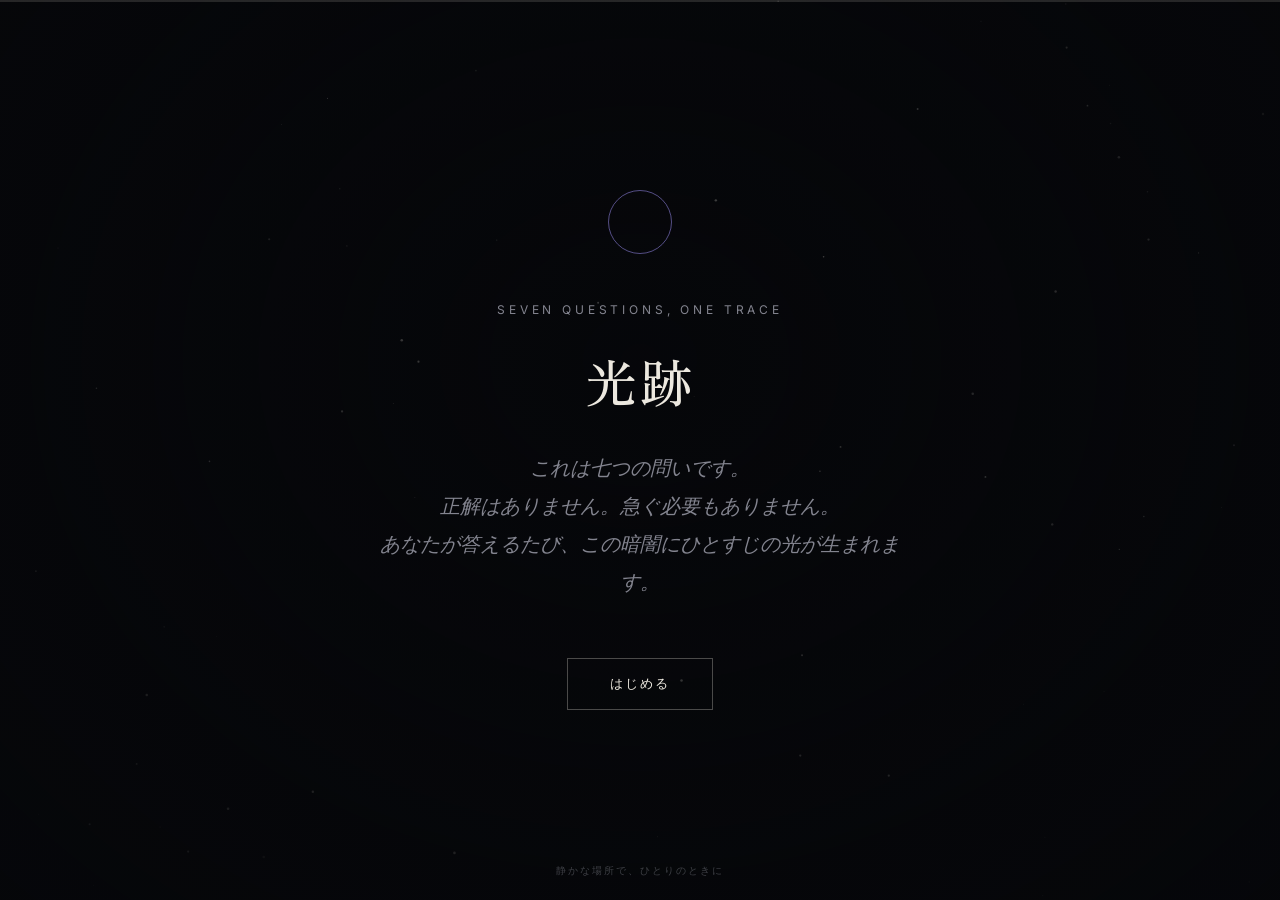
<file: kouseki.html>
<!DOCTYPE html>
<html lang="ja">
<head>
<meta charset="UTF-8">
<meta name="viewport" content="width=device-width, initial-scale=1.0">
<title>光跡 — 問いの記録</title>
<style>
  @import url('https://fonts.googleapis.com/css2?family=Cormorant+Garamond:ital,wght@0,300;0,400;0,500;1,400&family=Zen+Old+Mincho:wght@400;500&family=Inter:wght@300;400;500&display=swap');

  :root{
    --void: #06070a;
    --panel: rgba(13,15,20,0.55);
    --text-primary: #ece8df;
    --text-dim: #83848f;
    --accent-violet: #a396ff;
    --accent-rose: #e79482;
    --accent-teal: #6fe0cb;
    --line-hair: rgba(236,232,223,0.14);
  }

  *{ box-sizing:border-box; margin:0; padding:0; }

  html,body{
    width:100%; height:100%;
    background:var(--void);
    color:var(--text-primary);
    font-family:'Inter', -apple-system, 'Hiragino Sans', 'Yu Gothic', sans-serif;
    overflow:hidden;
    -webkit-font-smoothing:antialiased;
  }

  #canvas{
    position:fixed; inset:0; width:100%; height:100%; z-index:0;
  }

  .stage{
    position:relative; z-index:2;
    width:100%; height:100vh;
    display:flex; align-items:center; justify-content:center;
    flex-direction:column;
    padding:6vh 6vw;
  }

  .veil{
    position:fixed; inset:0; z-index:1;
    background:radial-gradient(ellipse at 50% 40%, rgba(6,7,10,0.15) 0%, rgba(6,7,10,0.72) 68%, rgba(6,7,10,0.92) 100%);
    pointer-events:none;
  }

  /* ---------- progress ---------- */
  .progress-track{
    position:fixed; top:0; left:0; height:2px; width:100%;
    background:var(--line-hair); z-index:5;
  }
  .progress-fill{
    height:100%; width:0%;
    background:linear-gradient(90deg, var(--accent-violet), var(--accent-teal));
    transition:width 0.9s cubic-bezier(.4,0,.2,1);
  }

  /* ---------- intro ---------- */
  .breath{
    width:64px; height:64px; border-radius:50%;
    border:1px solid rgba(163,150,255,0.5);
    margin-bottom:48px;
    animation:breathe 5.4s ease-in-out infinite;
  }
  @keyframes breathe{
    0%,100%{ transform:scale(0.82); opacity:0.35; box-shadow:0 0 0 0 rgba(163,150,255,0.0); }
    50%{ transform:scale(1.15); opacity:0.9; box-shadow:0 0 40px 6px rgba(163,150,255,0.12); }
  }

  .eyebrow{
    font-size:12px; letter-spacing:0.32em; text-transform:uppercase;
    color:var(--text-dim); margin-bottom:22px; font-weight:400;
  }

  h1.title{
    font-family:'Zen Old Mincho', serif;
    font-size:clamp(28px, 4.4vw, 52px);
    font-weight:500; letter-spacing:0.06em;
    text-align:center; line-height:1.6;
    margin-bottom:28px;
  }

  p.lede{
    font-family:'Cormorant Garamond', serif;
    font-style:italic; font-size:clamp(16px,1.8vw,20px);
    color:var(--text-dim); text-align:center; max-width:520px;
    line-height:1.9; margin-bottom:56px;
  }

  button{
    font-family:'Inter', sans-serif; font-size:13px; letter-spacing:0.14em;
    background:transparent; color:var(--text-primary);
    border:1px solid rgba(236,232,223,0.3);
    padding:16px 42px; cursor:pointer; text-transform:uppercase;
    transition:all 0.5s cubic-bezier(.4,0,.2,1);
    font-weight:400;
  }
  button:hover{
    border-color:var(--accent-violet);
    background:rgba(163,150,255,0.08);
    letter-spacing:0.18em;
  }
  button:focus-visible{ outline:2px solid var(--accent-violet); outline-offset:4px; }
  button.ghost{ border-color:transparent; color:var(--text-dim); }
  button.ghost:hover{ color:var(--text-primary); border-color:rgba(236,232,223,0.3); background:none; letter-spacing:0.14em; }

  .row{ display:flex; gap:18px; align-items:center; }

  /* ---------- question screen ---------- */
  .q-wrap{
    display:none; flex-direction:column; align-items:center;
    width:100%; max-width:640px;
  }
  .q-wrap.active{ display:flex; }

  .q-count{
    font-size:11px; letter-spacing:0.28em; color:var(--text-dim);
    margin-bottom:26px; font-weight:400;
  }

  .q-text{
    font-family:'Zen Old Mincho', serif;
    font-size:clamp(21px, 2.6vw, 30px);
    line-height:1.85; text-align:center;
    margin-bottom:44px; letter-spacing:0.03em;
    min-height:3.7em; display:flex; align-items:center;
  }

  textarea{
    width:100%; min-height:100px;
    background:transparent; color:var(--text-primary);
    border:none; border-bottom:1px solid rgba(236,232,223,0.22);
    font-family:'Cormorant Garamond', serif; font-size:19px; font-style:italic;
    resize:none; text-align:center; padding:10px 4px 18px;
    line-height:1.8; transition:border-color 0.4s;
  }
  textarea:focus{ outline:none; border-color:var(--accent-violet); }
  textarea::placeholder{ color:rgba(131,132,143,0.5); font-style:italic; }

  .q-actions{ margin-top:40px; }

  /* ---------- final screen ---------- */
  .final-wrap{ display:none; text-align:center; }
  .final-wrap.active{ display:flex; flex-direction:column; align-items:center; }

  h2.final-title{
    font-family:'Zen Old Mincho', serif;
    font-size:clamp(24px,3.4vw,38px); font-weight:500;
    margin-bottom:18px; letter-spacing:0.05em;
  }
  p.final-sub{
    font-family:'Cormorant Garamond', serif; font-style:italic;
    color:var(--text-dim); font-size:17px; max-width:460px;
    line-height:1.9; margin-bottom:46px;
  }

  .final-reading{
    font-family:'Cormorant Garamond', serif; font-style:italic;
    color:var(--text-dim); font-size:15px; max-width:460px;
    line-height:1.95; margin-bottom:40px; opacity:0.85;
  }
  .final-reading b{
    font-style:normal; font-weight:500; color:var(--accent-violet);
  }

  .final-poem{
    font-family:'Cormorant Garamond', serif; font-style:italic;
    color:var(--text-primary); font-size:19px; max-width:520px;
    line-height:2.1; margin-bottom:30px;
  }
  .final-poem.loading{
    color:var(--text-dim);
    background:linear-gradient(100deg, var(--text-dim) 30%, var(--text-primary) 50%, var(--text-dim) 70%);
    background-size:200% auto;
    -webkit-background-clip:text; background-clip:text; -webkit-text-fill-color:transparent;
    animation:shimmer 2.2s linear infinite;
  }
  @keyframes shimmer{
    0%{ background-position:200% 0; }
    100%{ background-position:-200% 0; }
  }

  .row.fade-in{ flex-wrap:wrap; justify-content:center; row-gap:14px; }

  .echo-overlay{
    position:fixed; inset:0; z-index:6;
    display:flex; align-items:center; justify-content:center;
    pointer-events:none; opacity:0;
    transition:opacity 0.55s ease;
    background:radial-gradient(circle at 50% 50%, rgba(6,7,10,0.35), rgba(6,7,10,0.7));
  }
  .echo-overlay.show{ opacity:1; }
  .echo-word{
    font-family:'Zen Old Mincho', serif; font-style:italic;
    font-size:clamp(26px,4.2vw,44px); color:var(--accent-violet);
    letter-spacing:0.14em;
    text-shadow:0 0 34px rgba(163,150,255,0.55);
  }

  .fade-in{ animation:fadeIn 1.1s ease both; }
  @keyframes fadeIn{ from{ opacity:0; transform:translateY(10px);} to{ opacity:1; transform:translateY(0);} }

  footer.note{
    position:fixed; bottom:22px; left:0; width:100%;
    text-align:center; font-size:10px; letter-spacing:0.2em;
    color:rgba(131,132,143,0.45); z-index:4; text-transform:uppercase;
  }
</style>
</head>
<body>

<canvas id="canvas"></canvas>
<div class="veil"></div>
<div class="progress-track"><div class="progress-fill" id="progressFill"></div></div>

<!-- INTRO -->
<div class="stage" id="screenIntro">
  <div class="breath"></div>
  <div class="eyebrow">Seven Questions, One Trace</div>
  <h1 class="title">光跡</h1>
  <p class="lede">これは七つの問いです。<br>
  正解はありません。急ぐ必要もありません。<br>
  あなたが答えるたび、この暗闇にひとすじの光が生まれます。</p>
  <button id="btnStart">はじめる</button>
</div>

<!-- QUESTIONS -->
<div class="stage" id="screenQuestions" style="display:none;">
  <div class="q-wrap active" id="qWrap">
    <div class="q-count" id="qCount">問 1 / 7</div>
    <div class="q-text" id="qText"></div>
    <textarea id="qInput" placeholder="言葉にならなくても、そのままで構いません" rows="3"></textarea>
    <div class="q-actions row">
      <button class="ghost" id="btnSkip">答えずに進む</button>
      <button id="btnNext">次へ</button>
    </div>
  </div>
</div>

<!-- FINAL -->
<div class="stage" id="screenFinal" style="display:none;">
  <div class="final-wrap active">
    <div class="eyebrow">The Trace Is Yours</div>
    <h2 class="final-title fade-in">これが、今のあなたの光跡です</h2>
    <p class="final-poem loading fade-in" id="finalPoem">光を、言葉にしています…</p>
    <p class="final-reading fade-in" id="finalReading"></p>
    <div class="row fade-in">
      <button id="btnSave">画像として残す</button>
      <button class="ghost" id="btnReread">違う言葉で、読み解く</button>
      <button class="ghost" id="btnRestart">もう一度、問いから</button>
    </div>
  </div>
</div>

<div class="echo-overlay" id="echoOverlay"><span class="echo-word" id="echoWord"></span></div>

<footer class="note">静かな場所で、ひとりのときに</footer>

<script>
(function(){
  // ---------------- Canvas / generative art ----------------
  const canvas = document.getElementById('canvas');
  const ctx = canvas.getContext('2d');
  let W, H, DPR;

  function resize(){
    DPR = Math.min(window.devicePixelRatio || 1, 2);
    W = window.innerWidth; H = window.innerHeight;
    canvas.width = W * DPR; canvas.height = H * DPR;
    canvas.style.width = W + 'px'; canvas.style.height = H + 'px';
    ctx.setTransform(DPR,0,0,DPR,0,0);
  }
  window.addEventListener('resize', resize);
  resize();

  const hues = [255, 165, 195, 275, 20]; // violet, teal-ish, blue, purple, rose (approx hue degrees)
  let branches = [];       // completed branches, fully drawn
  let growQueue = [];      // branches waiting to animate in (main + children of a cluster)
  let growing = null;      // branch currently animating in
  let ambient = [];        // twinkle particles

  for(let i=0;i<70;i++){
    ambient.push({
      x: Math.random()*W, y: Math.random()*H,
      r: Math.random()*1.1+0.2,
      phase: Math.random()*Math.PI*2,
      speed: 0.004 + Math.random()*0.006
    });
  }

  function centerPoint(){
    return { x: W/2, y: H*0.56 };
  }

  // break an answer into small legible fragments to weave into the light trail
  function extractShards(text, max){
    const cleaned = (text||'').replace(/[\s、。!?「」『』.,]/g,'');
    if(cleaned.length < 2) return [];
    const shards = [];
    let i = 0;
    while(i < cleaned.length && shards.length < max){
      const len = 2 + Math.floor(Math.random()*3);
      const chunk = cleaned.slice(i, i+len);
      if(chunk.length >= 2) shards.push(chunk);
      i += len + 1 + Math.floor(Math.random()*4);
    }
    return shards;
  }

  function walk(origin, steps, stepLen, startAngle){
    let angle = startAngle;
    let x = origin.x, y = origin.y;
    const pts = [{x,y}];
    for(let i=0;i<steps;i++){
      angle += (Math.random()-0.5) * 0.85;
      x += Math.cos(angle)*stepLen;
      y += Math.sin(angle)*stepLen*0.72; // slightly flattened, root-like
      pts.push({x,y});
    }
    return pts;
  }

  function attachShards(pts, hue, shardTexts){
    const shards = [];
    const usable = pts.length;
    for(let i=0;i<shardTexts.length;i++){
      const idx = Math.max(3, Math.floor(usable * ((i+1)/(shardTexts.length+1))));
      const p = pts[Math.min(idx, usable-1)];
      const prev = pts[Math.max(0, Math.min(idx, usable-1)-1)];
      const dx = p.x - prev.x, dy = p.y - prev.y;
      const nlen = Math.hypot(dx,dy) || 1;
      const nx = -dy/nlen, ny = dx/nlen;
      const off = 10 + Math.random()*14;
      shards.push({
        idx, text: shardTexts[i], hue,
        x: p.x + nx*off, y: p.y + ny*off,
        angle: Math.atan2(dy,dx)
      });
    }
    return shards;
  }

  // build one full cluster (a main root, plus fractal sub-branches, plus embedded word shards)
  function makeCluster(energy, seedIndex, text){
    const origin = branches.length === 0 ? centerPoint() : pickAttachPoint();
    const hue = hues[seedIndex % hues.length] + (Math.random()*14-7);
    const steps = Math.round(10 + energy*46);
    const stepLen = 4 + energy*3.2;
    const startAngle = Math.random()*Math.PI*2;
    const mainPts = walk(origin, steps, stepLen, startAngle);
    const shardTexts = extractShards(text, Math.round(1 + energy*4));
    const mainShards = attachShards(mainPts, hue, shardTexts);

    const cluster = [{ pts: mainPts, hue, width: 0.7 + energy*1.7, revealed: 0, shards: mainShards }];

    const childCount = energy > 0.35 ? (1 + Math.floor(energy*2.2)) : 0;
    for(let c=0; c<childCount; c++){
      const attachIdx = Math.floor(mainPts.length * (0.45 + Math.random()*0.45));
      const attachPt = mainPts[Math.min(attachIdx, mainPts.length-1)];
      const childEnergy = energy * (0.35 + Math.random()*0.35);
      const childSteps = Math.round(6 + childEnergy*30);
      const childAngle = startAngle + (Math.random()-0.5)*2.2;
      const childPts = walk(attachPt, childSteps, stepLen*0.8, childAngle);
      cluster.push({ pts: childPts, hue: hue + (Math.random()*10-5), width: 0.5 + childEnergy*1.1, revealed: 0, shards: [] });
    }
    return cluster;
  }

  function pickAttachPoint(){
    const b = branches[branches.length-1];
    const idx = Math.min(b.pts.length-1, Math.floor(b.pts.length * (0.55 + Math.random()*0.45)));
    return b.pts[idx];
  }

  function drawBranch(b, count){
    const n = Math.min(count, b.pts.length);
    if(n >= 2){
      ctx.save();
      ctx.lineJoin = 'round'; ctx.lineCap = 'round';
      ctx.shadowBlur = 14;
      ctx.shadowColor = `hsla(${b.hue}, 80%, 68%, 0.55)`;
      ctx.strokeStyle = `hsla(${b.hue}, 70%, 78%, 0.75)`;
      ctx.lineWidth = b.width;
      ctx.beginPath();
      ctx.moveTo(b.pts[0].x, b.pts[0].y);
      for(let i=1;i<n;i++){ ctx.lineTo(b.pts[i].x, b.pts[i].y); }
      ctx.stroke();
      ctx.restore();
    }
    if(b.shards && b.shards.length){
      for(const s of b.shards){
        if(count < s.idx) continue;
        const age = Math.min(1, (count - s.idx)/14);
        if(age <= 0) continue;
        ctx.save();
        ctx.font = "italic 13px 'Cormorant Garamond', serif";
        ctx.fillStyle = `hsla(${s.hue}, 60%, 88%, ${age*0.5})`;
        ctx.translate(s.x, s.y);
        ctx.rotate(Math.max(-0.3, Math.min(0.3, s.angle*0.25)));
        ctx.fillText(s.text, 0, 0);
        ctx.restore();
      }
    }
  }

  let t = 0;
  let mouseX = W/2, mouseY = H/2, camX = 0, camY = 0;
  window.addEventListener('mousemove', (e)=>{ mouseX = e.clientX; mouseY = e.clientY; });

  function loop(){
    t += 1;
    ctx.clearRect(0,0,W,H);

    const targetX = (mouseX - W/2) * 0.018;
    const targetY = (mouseY - H/2) * 0.018;
    camX += (targetX - camX) * 0.04;
    camY += (targetY - camY) * 0.04;
    ctx.save();
    ctx.translate(camX, camY);

    // ambient twinkle
    for(const p of ambient){
      const a = 0.15 + Math.abs(Math.sin(t*p.speed + p.phase))*0.25;
      ctx.beginPath();
      ctx.fillStyle = `rgba(236,232,223,${a})`;
      ctx.arc(p.x, p.y, p.r, 0, Math.PI*2);
      ctx.fill();
    }

    for(const b of branches){ drawBranch(b, b.pts.length); }

    if(!growing && growQueue.length){
      growing = growQueue.shift();
    }
    if(growing){
      growing.revealed += Math.max(1, growing.pts.length/42);
      drawBranch(growing, growing.revealed);
      if(growing.revealed >= growing.pts.length){
        branches.push(growing);
        growing = null;
      }
    }

    ctx.restore();
    requestAnimationFrame(loop);
  }
  loop();

  function addLight(energy, seedIndex, text){
    const cluster = makeCluster(energy, seedIndex, text);
    growQueue.push(...cluster);
  }

  // ---------------- App flow ----------------
  const questions = [
    "あなたが心の奥底で、誰にも言えずにいることは何ですか。",
    "もし今日が最後の一日だとしたら、何を悔やみますか。",
    "あなたを『あなた』たらしめているのは、記憶ですか、それとも選んできた行いですか。",
    "これまでの人生で、誰かに本当に理解されたと感じた瞬間はありましたか。",
    "あなたが本当に恐れているのは、死ぬことですか、忘れられることですか。",
    "生きていることの意味を、誰かに証明する必要があると思いますか。",
    "ここまで正直に向き合ったあなたは、始める前と何か変わりましたか。"
  ];

  let qi = 0;
  let answers = []; // { qIndex, text, elapsed, skipped }
  const startTimes = [];
  const screenIntro = document.getElementById('screenIntro');
  const screenQuestions = document.getElementById('screenQuestions');
  const screenFinal = document.getElementById('screenFinal');
  const qCount = document.getElementById('qCount');
  const qText = document.getElementById('qText');
  const qInput = document.getElementById('qInput');
  const progressFill = document.getElementById('progressFill');
  const finalReading = document.getElementById('finalReading');
  const finalPoem = document.getElementById('finalPoem');
  const echoOverlay = document.getElementById('echoOverlay');
  const echoWord = document.getElementById('echoWord');
  let transitioning = false;

  function pickEchoWord(text){
    const cleaned = (text || '').replace(/[\s、。!?「」『』.,]/g, '');
    if(cleaned.length < 2) return null;
    const len = Math.min(cleaned.length, 3 + Math.floor(Math.random()*3));
    const start = Math.floor(Math.random() * (cleaned.length - len + 1));
    return cleaned.slice(start, start + len);
  }

  function showEcho(text, cb){
    const word = pickEchoWord(text);
    if(!word){ cb(); return; }
    echoWord.textContent = word;
    echoOverlay.classList.add('show');
    setTimeout(()=>{
      echoOverlay.classList.remove('show');
      setTimeout(cb, 500);
    }, 950);
  }

  function truncate(s, n){ return s.length > n ? s.slice(0,n) + '…' : s; }

  function buildReading(){
    const answered = answers.filter(a => !a.skipped && a.text.length > 0);
    const skippedCount = answers.filter(a => a.skipped).length;

    if(answered.length === 0){
      return 'あなたは、七つの問いすべてに沈黙で応えました。<br>それもまた、ひとつの誠実さです。';
    }

    let longest = answered[0];
    for(const a of answered){ if(a.text.length > longest.text.length) longest = a; }
    let slowest = answered[0];
    for(const a of answered){ if(a.elapsed > slowest.elapsed) slowest = a; }

    const lines = [];
    lines.push(`あなたが最も言葉を注いだのは、<b>「${truncate(questions[longest.qIndex], 22)}」</b>という問いでした。`);
    if(slowest.qIndex !== longest.qIndex){
      lines.push(`そして最も長く立ち止まったのは、<b>「${truncate(questions[slowest.qIndex], 22)}」</b>という問いの前でした。`);
    }
    if(skippedCount > 0){
      lines.push(`${skippedCount}つの問いには、あえて言葉を残しませんでした。沈黙もまた、光跡の一部です。`);
    }
    return lines.join('<br><br>');
  }

  function escapeHtml(s){
    return s.replace(/&/g,'&amp;').replace(/</g,'&lt;').replace(/>/g,'&gt;');
  }

  function formatQA(){
    return answers.map(a=>{
      const q = questions[a.qIndex];
      const ans = (a.skipped || !a.text) ? '(答えず、沈黙のままにした)' : a.text;
      return `問い: ${q}\n答え: ${ans}`;
    }).join('\n\n');
  }

  async function generateAIReading(){
    const systemPrompt = `あなたは静かな夜に語りかける、詩的で率直な書き手です。以下はある人が七つの実存的な問い(死、記憶、孤独、恐れ、生きる意味など)に答えた記録です。これを読んで、その人だけに向けた短い一節を日本語で書いてください。

条件:
- 150〜220文字程度。
- 分析・診断・要約はしない。「あなたは〜な人ですね」という決めつけをしない。
- 「あなたは一人じゃない」「大丈夫」のような慰めの決まり文句は使わない。
- 相手が書いた具体的な内容にさりげなく触れてよいが、そのまま引用はしない。
- 結論や解決を提示しない。むしろ新しい小さな問い、または余韻で終える。
- 二人称(「あなたは」)、静かで詩的な文体。装飾的すぎない。
- 出力は本文のみ。前置き、記号、タイトル、括弧書きの説明は一切つけない。`;

    const response = await fetch("https://api.anthropic.com/v1/messages", {
      method: "POST",
      headers: { "Content-Type": "application/json" },
      body: JSON.stringify({
        model: "claude-sonnet-4-6",
        max_tokens: 1000,
        system: systemPrompt,
        messages: [{ role: "user", content: formatQA() }]
      })
    });
    const data = await response.json();
    const text = (data.content || []).map(b => b.text || '').join('').trim();
    if(!text) throw new Error('empty response');
    return text;
  }

  function requestPoem(){
    finalPoem.classList.add('loading');
    finalPoem.textContent = '光を、言葉にしています…';
    generateAIReading()
      .then(text=>{
        finalPoem.classList.remove('loading');
        finalPoem.innerHTML = escapeHtml(text).replace(/\n/g,'<br>');
      })
      .catch(()=>{
        finalPoem.classList.remove('loading');
        finalPoem.innerHTML = '言葉は届きませんでしたが、光跡はここに残りました。<br>それでも十分です。';
      });
  }

  function showQuestion(i){
    qCount.textContent = `問 ${i+1} / ${questions.length}`;
    qText.textContent = questions[i];
    qInput.value = '';
    qInput.focus();
    progressFill.style.width = `${(i/questions.length)*100}%`;
    startTimes[i] = Date.now();
  }

  document.getElementById('btnStart').addEventListener('click', ()=>{
    screenIntro.style.display = 'none';
    screenQuestions.style.display = 'flex';
    showQuestion(0);
  });

  function advance(energy, text, skipped){
    if(transitioning) return;
    transitioning = true;
    const seedIndex = qi;
    const elapsed = (Date.now() - startTimes[qi]) / 1000;
    answers.push({ qIndex: qi, text: text || '', elapsed, skipped: !!skipped });
    addLight(energy, seedIndex, text);
    qi++;
    if(qi < questions.length){
      showEcho(text, ()=>{ showQuestion(qi); transitioning = false; });
    } else {
      progressFill.style.width = '100%';
      finalReading.innerHTML = buildReading();
      showEcho(text, ()=>{
        screenQuestions.style.display = 'none';
        screenFinal.style.display = 'flex';
        requestPoem();
        transitioning = false;
      });
    }
  }

  function energyFromInput(){
    const text = qInput.value.trim();
    const elapsed = (Date.now() - startTimes[qi]) / 1000;
    const lengthScore = Math.min(text.length / 140, 1);       // longer answers => more energy
    const timeScore = Math.min(elapsed / 40, 1);                // more time spent => more energy
    let e = lengthScore*0.65 + timeScore*0.35;
    if(text.length === 0) e = 0.12;                             // even silence leaves a small trace
    return Math.max(0.12, Math.min(1, e));
  }

  document.getElementById('btnNext').addEventListener('click', ()=>{
    const text = qInput.value.trim();
    advance(energyFromInput(), text, false);
  });
  document.getElementById('btnSkip').addEventListener('click', ()=>{
    advance(0.12, '', true);
  });
  qInput.addEventListener('keydown', (e)=>{
    if(e.key === 'Enter' && (e.metaKey || e.ctrlKey)){
      const text = qInput.value.trim();
      advance(energyFromInput(), text, false);
    }
  });

  document.getElementById('btnReread').addEventListener('click', ()=>{
    requestPoem();
  });

  document.getElementById('btnRestart').addEventListener('click', ()=>{
    branches = []; growQueue = []; growing = null; qi = 0; answers = []; transitioning = false;
    screenFinal.style.display = 'none';
    screenIntro.style.display = 'flex';
    progressFill.style.width = '0%';
    finalPoem.classList.add('loading');
    finalPoem.textContent = '光を、言葉にしています…';
  });

  document.getElementById('btnSave').addEventListener('click', ()=>{
    // composite the canvas onto a solid background for a clean saved image
    const out = document.createElement('canvas');
    out.width = canvas.width; out.height = canvas.height;
    const octx = out.getContext('2d');
    octx.fillStyle = '#06070a';
    octx.fillRect(0,0,out.width,out.height);
    octx.drawImage(canvas, 0, 0);
    const link = document.createElement('a');
    link.download = 'kouseki.png';
    link.href = out.toDataURL('image/png');
    link.click();
  });

})();
</script>
</body>
</html>
</file>
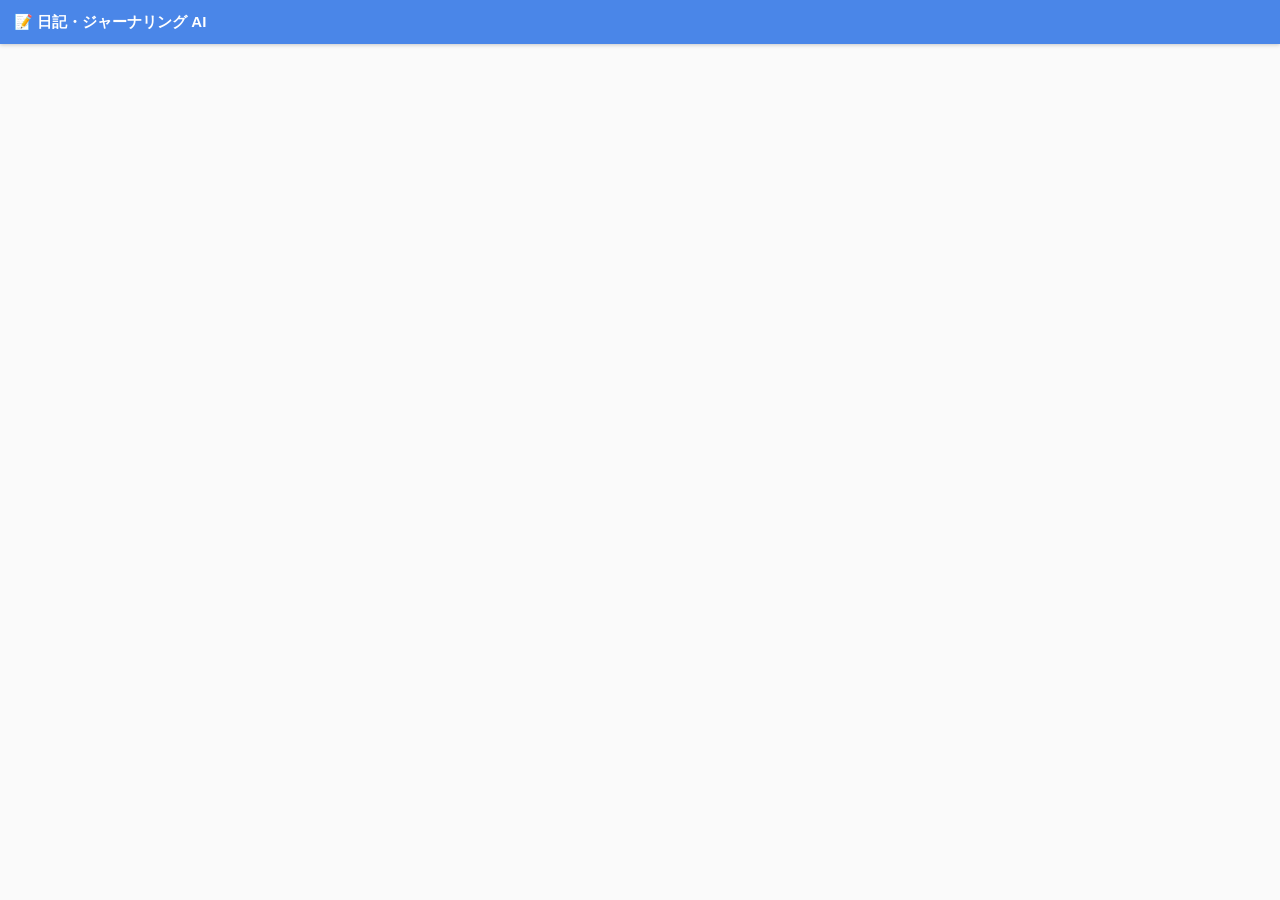
<file: nikki_wrapper.html>
<!DOCTYPE html>
<html lang="ja">
<head>
  <meta charset="UTF-8">
  <meta name="viewport" content="width=device-width, initial-scale=1">
  <title>日記・ジャーナリング AI</title>
  <style>
    * { margin: 0; padding: 0; box-sizing: border-box; }
    html, body { height: 100%; background: #fafafa; }

    /* ── ヘッダー ── */
    #header {
      height: 44px;
      background: #4a86e8;
      display: flex;
      align-items: center;
      padding: 0 14px;
      position: fixed;
      top: 0; left: 0; right: 0;
      z-index: 10;
      box-shadow: 0 1px 4px rgba(0,0,0,.2);
    }
    #header span {
      color: #fff;
      font-family: sans-serif;
      font-size: 15px;
      font-weight: bold;
    }

    /* ── iframe ── */
    iframe {
      position: fixed;
      top: 44px; left: 0;
      width: 100%;
      height: calc(100% - 44px);
      border: none;
    }
  </style>
</head>
<body>

  <div id="header">
    <span>📝 日記・ジャーナリング AI</span>
  </div>

  <!--
    ↓↓↓ GASのデプロイURLをここに貼り付けてください ↓↓↓
    「新しいデプロイ」で発行したURLの末尾が /exec になっているものです。
  -->
  <iframe
    id="appFrame"
    src="https://script.google.com/macros/s/AKfycbzLy4pZb4f2wyOLzic-Mbm-58WLuIqbLc7j3GSxD7mJp9VShG7yWjo10TiznfzlnlFJYg/exec"
    allow="clipboard-read; clipboard-write">
  </iframe>

</body>
</html>
</file>
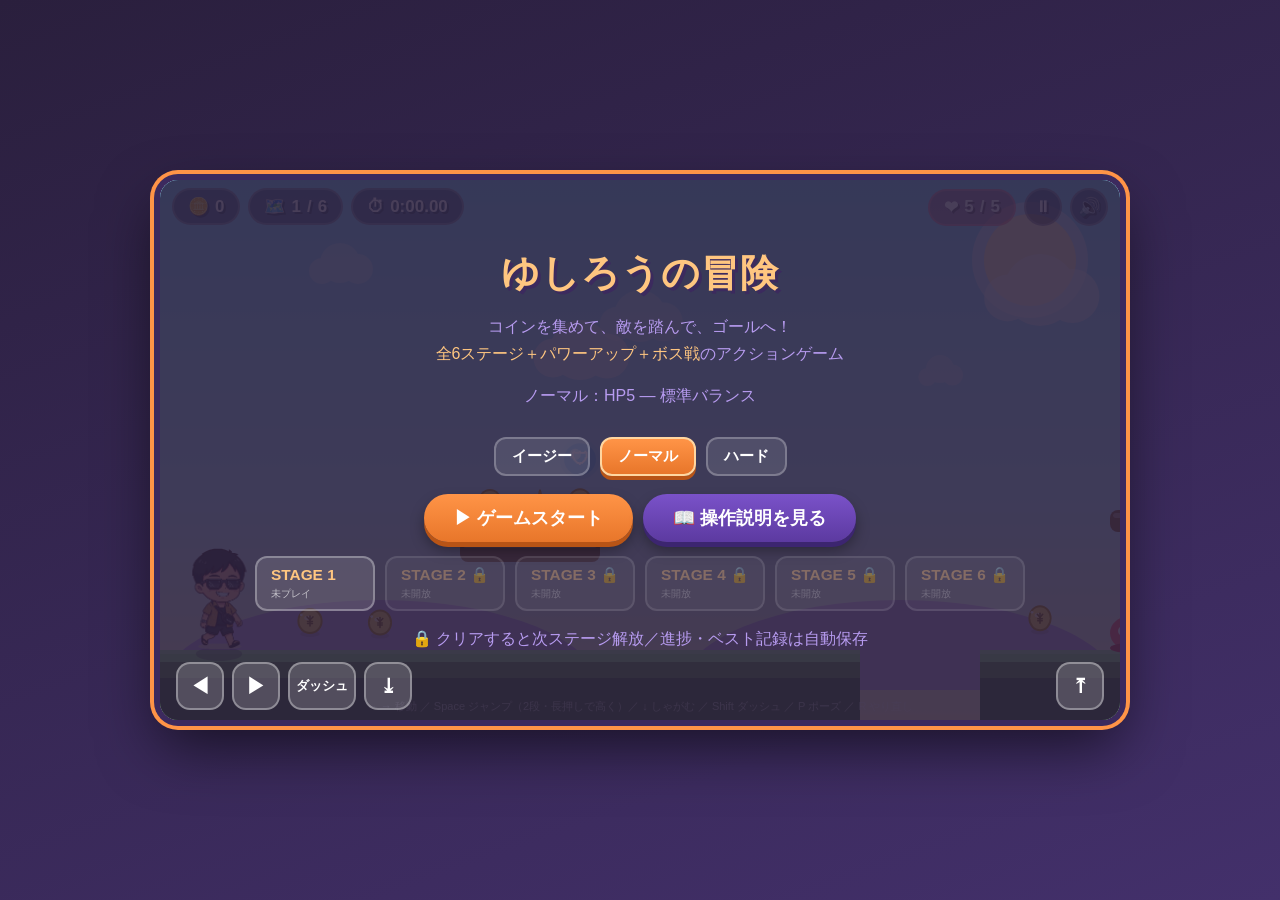
<file: yushiro_adventure.html>
<!DOCTYPE html>
<html lang="ja">
<head>
<meta charset="UTF-8">
<meta name="viewport" content="width=device-width, initial-scale=1.0, maximum-scale=1.0, user-scalable=no, viewport-fit=cover">
<meta name="apple-mobile-web-app-capable" content="yes">
<meta name="mobile-web-app-capable" content="yes">
<meta name="apple-mobile-web-app-status-bar-style" content="black-translucent">
<meta name="theme-color" content="#2a1f3d">
<title>ゆしろうの冒険</title>
<style>
  :root{
    --purple-dark:#3c2a5e;
    --purple:#7a52c9;
    --purple-light:#b79bf0;
    --orange:#ff9447;
    --orange-light:#ffc680;
    --cream:#fff6ea;
    --ink:#2a1f3d;
  }
  *{box-sizing:border-box;}
  html,body{
    margin:0;padding:0;height:100%;width:100%;
    background:#0f0820;
    font-family:"Segoe UI","Hiragino Maru Gothic ProN","Yu Gothic",sans-serif;
    display:flex;align-items:center;justify-content:center;
    overflow:hidden;
    overscroll-behavior:none;
    -webkit-tap-highlight-color:transparent;
    -webkit-touch-callout:none;
    touch-action:none;
  }
  #wrap{
    position:relative;
    width:min(100vw, 100vh * 960 / 540);
    height:min(56.25vw, 100vh); /* 960/540 = 16:9 = 56.25% */
    aspect-ratio:960/540;
    border-radius:0;
    overflow:hidden;
    box-shadow:none;
  }
  /* 横画面かつデカい画面のときは少し余白と枠をつける */
  @media (min-width: 961px) and (min-height: 541px){
    html,body{ background:linear-gradient(160deg,#2a1f3d,#43306b); }
    #wrap{
      width:min(96vw, 96vh * 960 / 540, 960px);
      height:auto;
      border-radius:18px;
      box-shadow:0 0 0 6px var(--purple-dark), 0 0 0 10px var(--orange), 0 25px 60px rgba(0,0,0,.6);
    }
  }
  canvas{
    display:block;
    width:100%;height:100%;
    image-rendering:pixelated;
    background:#8ed8ff;
    touch-action:none;
  }
  .overlay{
    position:absolute;inset:0;
    display:flex;flex-direction:column;align-items:center;justify-content:center;
    text-align:center;
    background:rgba(42,31,61,.86);
    color:var(--cream);
    gap:14px;
    transition:opacity .25s ease;
    padding:14px;
    padding-top:max(14px, env(safe-area-inset-top));
    padding-bottom:max(14px, env(safe-area-inset-bottom));
    overflow-y:auto;
  }
  .overlay.hidden{display:none;}
  .overlay h1{
    margin:0;
    font-size:clamp(20px,4vw,38px);
    color:var(--orange-light);
    text-shadow:3px 3px 0 var(--purple-dark);
    letter-spacing:1px;
  }
  .overlay h2{
    margin:0;
    font-size:clamp(16px,3vw,26px);
    color:var(--orange-light);
    text-shadow:2px 2px 0 var(--purple-dark);
  }
  .overlay p{
    margin:0;
    font-size:clamp(12px,2vw,16px);
    line-height:1.7;
    max-width:84%;
    color:var(--purple-light);
  }
  .overlay .score-line{
    font-size:clamp(18px,3vw,26px);
    color:#fff;
    font-weight:bold;
  }
  .btn{
    appearance:none;border:none;cursor:pointer;
    font-family:inherit;font-weight:bold;
    font-size:clamp(14px,2.4vw,18px);
    color:#fff;
    background:linear-gradient(180deg,var(--orange) 0%, #e8762a 100%);
    padding:12px 30px;
    border-radius:999px;
    box-shadow:0 5px 0 #b85416, 0 8px 14px rgba(0,0,0,.35);
    transition:transform .08s ease;
    touch-action:manipulation;
  }
  .btn:active{transform:translateY(4px);box-shadow:0 1px 0 #b85416;}
  .btn.secondary{
    background:linear-gradient(180deg,var(--purple) 0%, #5c3aa0 100%);
    box-shadow:0 5px 0 #3c2570, 0 8px 14px rgba(0,0,0,.35);
  }
  .btn.secondary:active{box-shadow:0 1px 0 #3c2570;}
  .btn.tertiary{
    background:linear-gradient(180deg,#ff7aa8 0%, #d34d7e 100%);
    box-shadow:0 5px 0 #8a2c52, 0 8px 14px rgba(0,0,0,.35);
  }
  .btn.tertiary:active{box-shadow:0 1px 0 #8a2c52;}

  #hud{
    position:absolute;top:0;left:0;right:0;
    display:flex;justify-content:space-between;align-items:flex-start;
    padding:max(8px, env(safe-area-inset-top)) 12px 8px;
    pointer-events:none;
    font-weight:bold;
    color:#fff;
    text-shadow:2px 2px 0 rgba(0,0,0,.35);
    gap:6px;
  }
  #hud .pill{
    background:rgba(42,31,61,.55);
    border:2px solid rgba(255,255,255,.25);
    border-radius:999px;
    padding:6px 14px;
    font-size:clamp(12px,2vw,17px);
    display:flex;align-items:center;gap:6px;
  }
  #soundBtn{
    pointer-events:auto;cursor:pointer;
    background:rgba(42,31,61,.55);
    border:2px solid rgba(255,255,255,.25);
    border-radius:50%;
    width:38px;height:38px;
    display:flex;align-items:center;justify-content:center;
    font-size:18px;color:#fff;
    touch-action:manipulation;
  }

  #bossBarWrap{
    position:absolute;
    top:max(54px, calc(env(safe-area-inset-top) + 48px));left:50%;
    transform:translateX(-50%);
    width:min(70%,420px);
    pointer-events:none;
    text-align:center;
    opacity:0;
    transition:opacity .3s ease;
  }
  #bossBarWrap.show{opacity:1;}
  #bossBarWrap .bossName{
    color:#fff;font-weight:bold;font-size:13px;
    text-shadow:2px 2px 0 rgba(0,0,0,.5);
    margin-bottom:3px;
  }
  #bossBarOuter{
    height:14px;border-radius:8px;
    background:rgba(0,0,0,.45);
    border:2px solid rgba(255,255,255,.4);
    overflow:hidden;
  }
  #bossBarInner{
    height:100%;
    background:linear-gradient(180deg,#ff6b6b,#c93a48);
    width:100%;
    transition:width .15s ease;
  }

  #touchControls{
    position:absolute;
    bottom:max(10px, env(safe-area-inset-bottom));
    left:max(8px, env(safe-area-inset-left));
    right:max(8px, env(safe-area-inset-right));
    display:flex;justify-content:space-between;
    padding:0 8px;
    pointer-events:none;
    z-index:4;
  }
  #touchControls .side{display:flex;gap:8px;pointer-events:auto;}
  .tbtn{
    width:54px;height:54px;border-radius:14px;
    background:rgba(255,255,255,.18);
    border:2px solid rgba(255,255,255,.35);
    color:#fff;font-size:22px;font-weight:bold;
    display:flex;align-items:center;justify-content:center;
    user-select:none;-webkit-user-select:none;touch-action:none;
  }
  .tbtn.wide{width:74px;font-size:13px;}
  .tbtn:active{background:rgba(255,255,255,.4);}
  /* デカい画面では少し小さく */
  @media (min-width: 961px){
    .tbtn{ width:48px; height:48px; font-size:20px; }
    .tbtn.wide{ width:68px; }
  }

  #hint{
    position:absolute;left:0;right:0;bottom:6px;
    text-align:center;color:rgba(255,255,255,.55);
    font-size:11px;pointer-events:none;
  }
  @media (max-width:680px){ #hint{display:none;} }

  .stageSelectList{
    display:flex;gap:10px;flex-wrap:wrap;justify-content:center;
    max-width:90%;
  }
  .stageBtn{
    appearance:none;cursor:pointer;font-family:inherit;font-weight:bold;
    font-size:clamp(11px,1.8vw,14px);color:#fff;
    background:rgba(255,255,255,.12);
    border:2px solid rgba(255,255,255,.3);
    border-radius:12px;
    padding:8px 14px;
    text-align:left;
    min-width:120px;
  }
  .stageBtn:disabled{opacity:.35;cursor:not-allowed;}
  .stageBtn .stageBtnTitle{display:block;font-size:1.1em;margin-bottom:2px;color:var(--orange-light);}

  #stageBanner{
    position:absolute;
    top:38%;left:0;right:0;
    text-align:center;
    pointer-events:none;
    opacity:0;
    transform:translateY(10px);
    transition:opacity .45s ease, transform .45s ease;
    z-index:5;
  }
  #stageBanner.show{opacity:1;transform:translateY(0);}
  #stageBanner .stageBannerSmall{
    color:var(--orange-light);
    font-size:clamp(13px,2.4vw,18px);
    font-weight:bold;
    text-shadow:2px 2px 0 var(--purple-dark);
    letter-spacing:2px;
  }
  #stageBanner .stageBannerMain{
    color:#fff;
    font-size:clamp(22px,5vw,42px);
    font-weight:bold;
    text-shadow:3px 3px 0 var(--purple-dark), 0 0 18px rgba(0,0,0,.4);
    margin-top:2px;
  }

  /* === v6 additions === */
  #hud .pill.hpPill{ background:rgba(192,42,68,.45); border-color:rgba(255,160,180,.45); }
  #hud .pill.hpPill.low{ animation:hpPulse 0.6s ease-in-out infinite alternate; }
  @keyframes hpPulse{ from{ box-shadow:0 0 0 rgba(255,80,80,.0);} to{ box-shadow:0 0 14px rgba(255,80,80,.7);} }
  #hud .pill.comboPill{
    background:linear-gradient(180deg,#ff9447,#e8762a);
    border-color:#ffd6a0;
    opacity:0; transform:translateY(-4px); transition:opacity .15s ease, transform .15s ease;
  }
  #hud .pill.comboPill.show{ opacity:1; transform:translateY(0); }
  #hud .pill.timerPill{ font-variant-numeric:tabular-nums; }

  #pauseBtn{
    pointer-events:auto;cursor:pointer;
    background:rgba(42,31,61,.55);
    border:2px solid rgba(255,255,255,.25);
    border-radius:50%;
    width:38px;height:38px;
    display:flex;align-items:center;justify-content:center;
    font-size:16px;color:#fff;line-height:1;
    touch-action:manipulation;
  }

  #powerUpRow{
    position:absolute;
    top:max(54px, calc(env(safe-area-inset-top) + 48px));left:14px;
    display:flex;gap:6px;
    pointer-events:none;
    flex-wrap:wrap;
    max-width:60%;
  }
  .puBadge{
    background:rgba(42,31,61,.65);
    border:2px solid rgba(255,255,255,.35);
    border-radius:10px;
    padding:4px 8px;
    color:#fff;font-weight:bold;font-size:13px;
    display:flex;align-items:center;gap:5px;
    position:relative;overflow:hidden;
    opacity:0; transform:translateY(-4px);
    transition:opacity .15s ease, transform .15s ease;
  }
  .puBadge.show{ opacity:1; transform:translateY(0); }
  .puBadge .puBar{
    position:absolute;left:0;bottom:0;height:3px;
    background:#fff;width:100%;
  }
  .puBadge.shield{ border-color:#7ad0ff; color:#7ad0ff; }
  .puBadge.star{ border-color:#ffd34d; color:#ffd34d; }
  .puBadge.magnet{ border-color:#ff7aa8; color:#ff7aa8; }

  /* 難易度選択 */
  .diffRow{
    display:flex;gap:10px;justify-content:center;margin:14px 0 4px;
  }
  .diffBtn{
    appearance:none;cursor:pointer;font-family:inherit;font-weight:bold;
    color:#fff;font-size:clamp(12px,1.8vw,15px);
    background:rgba(255,255,255,.10);
    border:2px solid rgba(255,255,255,.25);
    border-radius:12px;
    padding:8px 16px;
    transition:all .12s ease;
    min-width:80px;
  }
  .diffBtn:hover{ background:rgba(255,255,255,.18); }
  .diffBtn.active{
    background:linear-gradient(180deg,var(--orange),#e8762a);
    border-color:#ffd6a0;
    box-shadow:0 4px 0 #b85416;
  }
  .diffDesc{ font-size:12px; color:var(--purple-light); margin:0 0 6px; }

  /* ステージ選択ボタン（ベスト表示対応） */
  .stageBtn .stageBtnBest{
    display:block; font-size:10px; margin-top:3px;
    color:rgba(255,255,255,.65); font-weight:normal;
  }

  /* ポーズオーバーレイ */
  #pauseScreen{
    background:rgba(20,12,35,.78);
    backdrop-filter:blur(4px);
  }
  #pauseScreen h1{ color:var(--orange-light); }
  #pauseScreen .pauseInfo{
    font-size:13px; color:var(--purple-light);
    margin:0; line-height:1.7;
  }
  .pauseBtnRow{ display:flex; gap:10px; flex-wrap:wrap; justify-content:center; }
  .pauseLink{
    display:inline-flex; align-items:center; gap:6px;
    text-decoration:none;
    margin-top:6px;
  }

  /* ステージクリア詳細 */
  .clearDetail{
    display:flex;flex-direction:column;gap:5px;
    background:rgba(0,0,0,.25);
    border:1px solid rgba(255,255,255,.15);
    border-radius:10px;
    padding:10px 18px;
    margin:4px 0;
    min-width:240px;
    font-size:14px;
    color:#fff;
  }
  .clearDetail .row{ display:flex; justify-content:space-between; gap:14px; }
  .clearDetail .row.bonus{ color:var(--orange-light); font-weight:bold; }
  .clearDetail .row .label{ color:var(--purple-light); }

  /* トースト通知 */
  #toastWrap{
    position:absolute; top:80px; left:50%; transform:translateX(-50%);
    display:flex; flex-direction:column; gap:6px; align-items:center;
    pointer-events:none; z-index:6;
  }
  .toast{
    background:rgba(42,31,61,.85);
    border:2px solid var(--orange);
    border-radius:999px;
    padding:6px 16px;
    color:#fff; font-weight:bold; font-size:14px;
    opacity:0; transform:translateY(-8px);
    transition:opacity .25s ease, transform .25s ease;
  }
  .toast.show{ opacity:1; transform:translateY(0); }

  /* スタート画面のフッター */
  .startFooter{ font-size:11px; color:var(--purple-light); margin-top:6px; }

  /* v9: 操作説明モーダル */
  #howtoScreen .howtoBody{
    background:rgba(0,0,0,.3);
    border:1px solid rgba(255,255,255,.18);
    border-radius:12px;
    padding:14px 18px;
    max-width:90%;
    max-height:60vh;
    overflow-y:auto;
    font-size:13px;
    color:#fff;
    line-height:1.7;
    text-align:left;
  }
  #howtoScreen .howtoRow{
    display:flex;
    align-items:center;
    gap:14px;
    padding:5px 0;
  }
  #howtoScreen .howtoKey{
    display:inline-block;
    min-width:90px;
    text-align:center;
    background:rgba(122,82,201,.4);
    border:1px solid rgba(183,155,240,.6);
    border-radius:8px;
    padding:4px 10px;
    font-weight:bold;
    color:var(--orange-light);
    font-size:12px;
  }
  #howtoScreen .howtoTip{
    padding:4px 0;
    color:var(--cream);
  }
  #howtoScreen .howtoSep{
    border:none;
    border-top:1px solid rgba(255,255,255,.18);
    margin:8px 0;
  }

  /* === v7: フルスクリーン対応 === */
  #fullscreenBtn{
    position:absolute;
    bottom:max(70px, calc(env(safe-area-inset-bottom) + 60px));
    right:14px;
    pointer-events:auto;cursor:pointer;
    background:rgba(42,31,61,.55);
    border:2px solid rgba(255,255,255,.25);
    border-radius:50%;
    width:38px;height:38px;
    display:flex;align-items:center;justify-content:center;
    font-size:16px;color:#fff;line-height:1;
    touch-action:manipulation;
    z-index:3;
    opacity:0.7;
    transition:opacity .2s ease;
  }
  #fullscreenBtn:active{ opacity:1; }
  /* デカい画面では不要なので隠す */
  @media (min-width: 961px) and (min-height: 541px){
    #fullscreenBtn{ display:none; }
  }

  /* 縦画面警告 */
  #rotateWarning{
    position:fixed;inset:0;
    background:rgba(15,8,32,.96);
    color:var(--cream);
    display:none;
    align-items:center;justify-content:center;
    flex-direction:column;
    text-align:center;
    z-index:100;
    padding:30px;
    gap:18px;
  }
  #rotateWarning .rotateIcon{
    font-size:64px;
    animation:rotateNudge 2s ease-in-out infinite;
  }
  @keyframes rotateNudge{
    0%, 100%{ transform:rotate(0deg); }
    50%{ transform:rotate(90deg); }
  }
  #rotateWarning h2{ margin:0; color:var(--orange-light); font-size:20px; }
  #rotateWarning p{ margin:0; color:var(--purple-light); font-size:13px; max-width:300px; line-height:1.6; }
  @media (max-width: 700px) and (orientation: portrait){
    #rotateWarning{ display:flex; }
  }
</style>
</head>
<body>
<div id="wrap">
  <canvas id="game" width="960" height="540"></canvas>

  <div id="hud">
    <div style="display:flex;gap:8px;flex-wrap:wrap;">
      <div class="pill" id="scorePill">🪙 <span id="scoreVal">0</span></div>
      <div class="pill" id="stagePill">🗺️ <span id="stageVal">1</span>/<span id="stageMaxVal">3</span></div>
      <div class="pill timerPill" id="timerPill">⏱ <span id="timerVal">0:00.00</span></div>
      <div class="pill comboPill" id="comboPill">🔥 <span id="comboVal">0</span>x</div>
    </div>
    <div style="display:flex;gap:8px;align-items:center;">
      <div class="pill hpPill" id="hpPill">❤ <span id="hpVal">3</span>/<span id="hpMaxVal">3</span></div>
      <div class="pill" id="livesPill">✖ <span id="livesVal">3</span></div>
      <div id="pauseBtn" title="ポーズ (P)">⏸</div>
      <div id="soundBtn" title="サウンド">🔊</div>
    </div>
  </div>

  <div id="powerUpRow"></div>

  <div id="toastWrap"></div>

  <div id="bossBarWrap">
    <div class="bossName" id="bossName">BOSS</div>
    <div id="bossBarOuter"><div id="bossBarInner"></div></div>
  </div>

  <div id="stageBanner">
    <div class="stageBannerSmall" id="stageBannerSmall">STAGE 1</div>
    <div class="stageBannerMain" id="stageBannerMain">もふもふビーチ</div>
  </div>

  <div id="touchControls">
    <div class="side">
      <div class="tbtn" id="btnLeft">◀</div>
      <div class="tbtn" id="btnRight">▶</div>
      <div class="tbtn wide" id="btnDash">ダッシュ</div>
      <div class="tbtn" id="btnDown">⤓</div>
    </div>
    <div class="side">
      <div class="tbtn" id="btnJump">⤒</div>
    </div>
  </div>

  <div id="hint">← → 移動 ／ Space ジャンプ（2段・長押しで高く）／ ↓ しゃがむ ／ Shift ダッシュ ／ P ポーズ ／ R やり直し</div>

  <div class="overlay" id="startScreen">
    <h1>ゆしろうの冒険</h1>
    <p>コインを集めて、敵を踏んで、ゴールへ！<br>
    <span style="color:var(--orange-light)">全6ステージ＋パワーアップ＋ボス戦</span>のアクションゲーム</p>

    <p class="diffDesc" id="diffDesc">難易度を選んでゲームスタート！</p>
    <div class="diffRow" id="diffRow">
      <button class="diffBtn" data-diff="easy">イージー</button>
      <button class="diffBtn active" data-diff="normal">ノーマル</button>
      <button class="diffBtn" data-diff="hard">ハード</button>
    </div>

    <div class="pauseBtnRow">
      <button class="btn" id="startBtn">▶ ゲームスタート</button>
      <button class="btn secondary" id="howtoBtn">📖 操作説明を見る</button>
    </div>
    <div class="stageSelectList" id="stageSelectList"></div>
    <p class="startFooter">🔒 クリアすると次ステージ解放／進捗・ベスト記録は自動保存</p>
  </div>

  <div class="overlay hidden" id="howtoScreen">
    <h1>📖 操作説明</h1>
    <div class="howtoBody">
      <div class="howtoRow"><span class="howtoKey">← →</span><span>移動（ダッシュボタンで走る）</span></div>
      <div class="howtoRow"><span class="howtoKey">Space / ↑</span><span>ジャンプ（<b>長押しで高く</b>、空中でもう一度で2段ジャンプ）</span></div>
      <div class="howtoRow"><span class="howtoKey">↓</span><span>しゃがむ（飛び道具を避けられる、移動遅め）</span></div>
      <div class="howtoRow"><span class="howtoKey">Shift</span><span>ダッシュ</span></div>
      <div class="howtoRow"><span class="howtoKey">P / Esc</span><span>ポーズ</span></div>
      <div class="howtoRow"><span class="howtoKey">R</span><span>ステージやり直し</span></div>
      <hr class="howtoSep">
      <div class="howtoTip">🪙 <b>コイン</b>：集めてスコアUP</div>
      <div class="howtoTip">👾 <b>敵</b>：上から踏むと倒せる</div>
      <div class="howtoTip">🛡 <b>シールド</b>：1回だけダメージ無効</div>
      <div class="howtoTip">★ <b>無敵スター</b>：一定時間 最強</div>
      <div class="howtoTip">🧲 <b>マグネット</b>：コインを自動吸引</div>
      <div class="howtoTip">💥 <b>ボス</b>：踏みつけで攻撃。HP減で激昂！</div>
      <hr class="howtoSep">
      <div class="howtoTip">❤ <b>HP制のみ</b>（残機なし）。HP0でゲームオーバー</div>
      <div class="howtoTip">⚠ <b>回避重視</b>：1発食らうと痛い！無敵時間を活用</div>
      <div class="howtoTip">🕳 <b>落下</b>：HP-1＆チェックポイントから再開</div>
      <hr class="howtoSep">
      <div class="howtoTip">❄ <b>STAGE5 氷原</b>：地面が滑る</div>
      <div class="howtoTip">🚀 <b>STAGE6 宇宙</b>：低重力でフワフワ</div>
    </div>
    <button class="btn" id="howtoCloseBtn">▶ 閉じる</button>
  </div>

  <div class="overlay hidden" id="stageClearScreen">
    <h1>🎉 STAGE CLEAR!! 🎉</h1>
    <h2 id="stageClearName">STAGE 1</h2>
    <div class="clearDetail" id="stageClearDetail"></div>
    <p id="stageClearMsg">見事ステージクリア！次のステージへ進もう。</p>
    <button class="btn" id="nextStageBtn">▶ 次のステージへ</button>
  </div>

  <div class="overlay hidden" id="clearScreen">
    <h1>🏆 ALL CLEAR!! 🏆</h1>
    <div class="score-line">トータルスコア：<span id="clearScore">0</span></div>
    <div class="score-line">クリアタイム：<span id="clearTime">0:00.00</span></div>
    <p>全ステージ制覇！ゆしろうの冒険、クリア！おつかれさま！</p>
    <button class="btn" id="retryBtnClear">もう一度あそぶ</button>
  </div>

  <div class="overlay hidden" id="overScreen">
    <h1>GAME OVER</h1>
    <div class="score-line">スコア：<span id="overScore">0</span></div>
    <p>残念...！もう一度チャレンジしよう。</p>
    <button class="btn" id="retryBtnOver">リトライ</button>
  </div>

  <div class="overlay hidden" id="pauseScreen">
    <h1>⏸ PAUSE</h1>
    <p class="pauseInfo">ゲームを一時停止中。<br>P または Esc キー、もしくは下のボタンで再開できます。</p>
    <div class="pauseBtnRow">
      <button class="btn" id="resumeBtn">▶ 再開</button>
      <button class="btn secondary" id="restartFromPauseBtn">↻ ステージやり直し</button>
      <button class="btn secondary" id="quitToTitleBtn">⌂ タイトルへ戻る</button>
    </div>
    <button class="btn tertiary pauseLink" id="hpLinkBtn" type="button">
      ⌂ タイトルへ戻る
    </button>
    <p class="startFooter" style="margin-top:4px;">タイトル画面に戻ります（ゲームは終了します）</p>
  </div>

  <div id="fullscreenBtn" title="全画面表示">⛶</div>
</div>

<div id="rotateWarning">
  <div class="rotateIcon">📱</div>
  <h2>端末を横向きにしてください</h2>
  <p>このゲームは横画面専用です。<br>端末を回転させてお楽しみください。</p>
</div>

<script>
(function(){
"use strict";

/* ============================================================
   キャラクター画像（添付ドット絵を左右反転＝右向き基準で埋め込み）
   ============================================================ */
const CHAR_SRC = "[data-uri]";
const charImg = new Image();
let charLoaded = false;
charImg.onload = ()=>{ charLoaded = true; };
charImg.src = CHAR_SRC;
const CHAR_ASPECT = 221/410; // width/height of yushiro sprite (縦長)

/* ============================================================
   Canvas 初期化
   ============================================================ */
const canvas = document.getElementById('game');
const ctx = canvas.getContext('2d');
const W = canvas.width, H = canvas.height;

/* ============================================================
   オーディオ（完全コード合成 / 外部音源なし）
   ============================================================ */
let audioCtx = null, bgmGain = null, sfxGain = null;
let muted = false;
let bgmTimer = null;
let nextNoteTime = 0;
let noteIndex = 0;
const TEMPO = 138;
const EIGHTH = 60/TEMPO/2;

const MELODY = [523.25,659.25,783.99,659.25, 587.33,698.46,880.00,698.46,
                523.25,659.25,783.99,1046.50,880.00,783.99,659.25,587.33];
const BASS   = [130.81,196.00,174.61,196.00];

function ensureAudio(){
  if(audioCtx) return;
  audioCtx = new (window.AudioContext||window.webkitAudioContext)();
  bgmGain = audioCtx.createGain(); bgmGain.gain.value = 0.10;
  sfxGain = audioCtx.createGain(); sfxGain.gain.value = 0.35;
  bgmGain.connect(audioCtx.destination);
  sfxGain.connect(audioCtx.destination);
  nextNoteTime = audioCtx.currentTime + 0.1;
  bgmTimer = setInterval(scheduleBgm, 25);
}

function tone(ctxTime, freq, dur, type, gainVal, dest, glideTo){
  const o = audioCtx.createOscillator();
  const g = audioCtx.createGain();
  o.type = type;
  o.frequency.setValueAtTime(freq, ctxTime);
  if(glideTo) o.frequency.exponentialRampToValueAtTime(glideTo, ctxTime+dur);
  g.gain.setValueAtTime(0.0001, ctxTime);
  g.gain.exponentialRampToValueAtTime(gainVal, ctxTime+0.012);
  g.gain.exponentialRampToValueAtTime(0.0001, ctxTime+dur);
  o.connect(g); g.connect(dest);
  o.start(ctxTime); o.stop(ctxTime+dur+0.02);
}

function currentMelodySet(){
  // ステージごとに曲調を少し変える
  const idx = (typeof currentStageIndex !== 'undefined') ? currentStageIndex : 0;
  if(idx===1){
    return { mel:[440,554.37,659.25,554.37, 493.88,587.33,739.99,587.33,
                  440,554.37,659.25,880,739.99,659.25,554.37,493.88], bass:[110,164.81,146.83,164.81] };
  } else if(idx===2){
    return { mel:[392,493.88,587.33,493.88, 440,523.25,659.25,523.25,
                  392,493.88,587.33,783.99,659.25,587.33,493.88,440], bass:[98,146.83,130.81,146.83] };
  } else if(idx===3){
    // v7: ステージ4 — 地底（不気味・低め）
    return { mel:[329.63,392,329.63,293.66, 261.63,293.66,329.63,392,
                  329.63,392,440,392, 329.63,293.66,261.63,293.66], bass:[82.41,98,87.31,98] };
  } else if(idx===4){
    // v7: ステージ5 — 氷原（きらきら・高め）
    return { mel:[783.99,880,987.77,880, 698.46,783.99,880,698.46,
                  783.99,987.77,1046.50,987.77, 880,783.99,698.46,659.25], bass:[196,261.63,220,261.63] };
  } else if(idx===5){
    // v7: ステージ6 — 宇宙（壮大・和音感）
    return { mel:[523.25,659.25,783.99,1046.50, 783.99,659.25,523.25,659.25,
                  587.33,698.46,880,1174.66, 880,698.46,587.33,523.25], bass:[65.41,98,87.31,110] };
  }
  return { mel:MELODY, bass:BASS };
}

function scheduleBgm(){
  if(!audioCtx) return;
  while(nextNoteTime < audioCtx.currentTime + 0.12){
    if(!muted){
      const set = currentMelodySet();
      const m = set.mel[noteIndex % set.mel.length];
      tone(nextNoteTime, m, EIGHTH*0.85, 'square', 0.10, bgmGain);
      if(noteIndex % 4 === 0){
        const b = set.bass[(noteIndex/4|0) % set.bass.length];
        tone(nextNoteTime, b/2, EIGHTH*4*0.9, 'triangle', 0.16, bgmGain);
      }
    }
    nextNoteTime += EIGHTH;
    noteIndex++;
  }
}

function sfxJump(){
  if(!audioCtx||muted) return;
  const t = audioCtx.currentTime;
  tone(t, 300, 0.14, 'square', 0.22, sfxGain, 680);
}
function sfxDoubleJump(){
  if(!audioCtx||muted) return;
  const t = audioCtx.currentTime;
  tone(t, 420, 0.16, 'square', 0.22, sfxGain, 900);
  tone(t+0.04, 600, 0.14, 'triangle', 0.18, sfxGain, 1100);
}
function sfxDash(){
  if(!audioCtx||muted) return;
  const t = audioCtx.currentTime;
  tone(t, 200, 0.10, 'sawtooth', 0.12, sfxGain, 340);
}
function sfxFish(){
  if(!audioCtx||muted) return;
  const t = audioCtx.currentTime;
  tone(t, 880, 0.09, 'square', 0.20, sfxGain);
  tone(t+0.07, 1318.5, 0.12, 'square', 0.20, sfxGain);
}
function sfxStomp(){
  if(!audioCtx||muted) return;
  const t = audioCtx.currentTime;
  tone(t, 220, 0.16, 'sine', 0.30, sfxGain, 60);
}
function sfxHurt(){
  if(!audioCtx||muted) return;
  const t = audioCtx.currentTime;
  tone(t, 420, 0.26, 'sawtooth', 0.22, sfxGain, 110);
}
function sfxGoal(){
  if(!audioCtx||muted) return;
  const t = audioCtx.currentTime;
  [523.25,659.25,783.99,1046.50].forEach((f,i)=>{
    tone(t+i*0.13, f, 0.22, 'square', 0.22, sfxGain);
  });
}
function sfxOver(){
  if(!audioCtx||muted) return;
  const t = audioCtx.currentTime;
  [392.00,329.63,261.63,196.00].forEach((f,i)=>{
    tone(t+i*0.17, f, 0.3, 'triangle', 0.22, sfxGain);
  });
}
function sfxBossHit(){
  if(!audioCtx||muted) return;
  const t = audioCtx.currentTime;
  tone(t, 180, 0.18, 'sawtooth', 0.28, sfxGain, 90);
  tone(t+0.02, 260, 0.14, 'square', 0.18, sfxGain, 120);
}
function sfxBossDefeat(){
  if(!audioCtx||muted) return;
  const t = audioCtx.currentTime;
  [659.25,587.33,523.25,440,349.23,293.66,233.08].forEach((f,i)=>{
    tone(t+i*0.09, f, 0.3, 'sawtooth', 0.22, sfxGain, f*0.6);
  });
}
function sfxStageClear(){
  if(!audioCtx||muted) return;
  const t = audioCtx.currentTime;
  [523.25,659.25,783.99,1046.50,1318.5].forEach((f,i)=>{
    tone(t+i*0.11, f, 0.2, 'triangle', 0.22, sfxGain);
  });
}

document.getElementById('soundBtn').addEventListener('click', ()=>{
  muted = !muted;
  document.getElementById('soundBtn').textContent = muted ? '🔇' : '🔊';
  if(bgmGain) bgmGain.gain.value = muted ? 0 : 0.10;
  // v6: 設定を保存（loadProgress/saveProgress は後で定義されるので、try で囲む）
  try{ saveProgress(); }catch(e){}
});

/* ============================================================
   物理定数
   ============================================================ */
const GRAVITY = 0.58;
const JUMP_V = -14.0;
const JUMP2_V = -12.2;          // 2段ジャンプの初速
const MOVE_SPEED = 4.5;
const DASH_SPEED = 7.6;          // ダッシュ時の速度
const MAX_FALL = 15;
const GROUND_Y = 470; // 地面の表面 y 座標

/* ============================================================
   v6: 難易度定義
   ============================================================ */
const DIFFICULTIES = {
  // v10: 残機廃止。HPだけに。回避重視のバランス。
  // ボスHPも全体的に下げて、ボス戦が長引かないように
  easy:   { name:'イージー', maxHp:8, enemyScale:0.82, bossHpScale:0.6,  magnetRange:140, starTime:540, shieldTime:600, invulnFrames:150 },
  normal: { name:'ノーマル', maxHp:5, enemyScale:1.00, bossHpScale:0.85, magnetRange:110, starTime:420, shieldTime:480, invulnFrames:120 },
  hard:   { name:'ハード',   maxHp:3, enemyScale:1.22, bossHpScale:1.2,  magnetRange:90,  starTime:360, shieldTime:360, invulnFrames:90 },
};
let currentDifficulty = 'normal';
function diffCfg(){ return DIFFICULTIES[currentDifficulty] || DIFFICULTIES.normal; }

/* ============================================================
   v6: パワーアップ定義
   ============================================================ */
function makePowerUp(type, x, y){
  // type: 'magnet'(磁力) / 'shield'(盾) / 'star'(無敵)
  return { type, x, y, r:16, collected:false, bob: Math.random()*Math.PI*2 };
}

/* ============================================================
   ステージ定義
   各ステージは独自のレベルジオメトリ・敵・魚・パララックス配色・
   ボスを持つ。LEVEL_W などは現在のステージに応じて切り替わる。
   ============================================================ */
function makeEnemy(type,x,y,minX,maxX,speed){
  // type: 'walker'(地上徘徊) / 'jumper'(ジャンプする敵) / 'flyer'(飛行する敵)
  return {
    type, x, y, w:40, h:34, minX, maxX, speed, dir:1,
    alive:true, squish:0, baseY:y,
    jumpTimer: 60+Math.random()*60, vy:0, onGround:true,
    flyPhase: Math.random()*Math.PI*2,
  };
}
function coin(x,y){ return {x,y,r:13,collected:false,bob:Math.random()*Math.PI*2,spin:Math.random()*Math.PI*2}; }

function makeBoss(type,x,y){
  // ボスの基本HP（type別に調整）
  const baseHpMap = { crab:5, bat:6, golem:7, slime:6, dragon:8, sabakan:9 };
  const baseHp = baseHpMap[type] || 5;
  const hp = Math.max(3, Math.round(baseHp * diffCfg().bossHpScale));
  const sizeMap = {
    crab:{w:96,h:96}, bat:{w:96,h:96}, golem:{w:110,h:120},
    slime:{w:104,h:80}, dragon:{w:130,h:110}, sabakan:{w:120,h:130}
  };
  const sz = sizeMap[type] || {w:96,h:96};
  return {
    type, x, y, w:sz.w, h:sz.h,
    hp: hp, maxHp: hp,
    alive:true, dir:-1, speed:1.6,
    phaseTimer:0, attackTimer:90, vy:0, onGround:true,
    squish:0, invuln:0, defeated:false, deathTimer:0,
    phase:1,         // v7: フェーズ（1=通常, 2=激昂, 3=必死）
    lastPhase:1,     // 直前のフェーズ（切り替え演出用）
    phaseShiftFlash:0, // フェーズ切り替え時のフラッシュ
    minX:x-280, maxX:x+280,
    projectiles:[],
    // v8: sabakan 用 追加状態
    spinTimer:0,        // 回転攻撃のタイマー
    spawnTimer:300,     // 子分召喚タイマー
    beamCharge:0,       // ビーム溜め
    beamActive:0,       // ビーム発射中の残り時間
    beamX:0, beamY:0, beamDir:1, // ビームの位置・方向
  };
}

const STAGES = [
  {
    name:'ステージ1：もふもふビーチ',
    short:'STAGE 1',
    levelW: 3600,
    goalX: 3460,
    skyTop:'#7fd8ff', skyMid:'#bdeaff', skyBottom:'#ffe9c2',
    hillColor:'#bfa4e6',
    groundTop:'#8fd97a', groundSide:'#5a8f43', groundDeep:'#3c5e2c',
    grounds:[
      {x:0,    w:700},
      {x:820,  w:500},
      {x:1420, w:600},
      {x:2180, w:700},
      {x:2980, w:480},
    ],
    platforms:[
      {x:300,  y:360, w:140, h:22},
      {x:950,  y:330, w:160, h:22},
      {x:1180, y:380, w:110, h:22},
      {x:1560, y:350, w:140, h:22},
      {x:2030, y:380, w:120, h:22},
      {x:2330, y:330, w:170, h:22},
      {x:2980, y:360, w:150, h:22},
      {x:1750, y:400, w:100, h:20, move:{axis:'x', range:80, speed:0.022}},
      {x:2620, y:380, w:110, h:20, move:{axis:'y', range:60, speed:0.018}},
    ],
    makeEnemies:()=>[
      makeEnemy('walker',950, GROUND_Y-34, 900, 1280, 1.4),
      makeEnemy('walker',980, 330-34,  960, 1090, 1.1),
      makeEnemy('jumper',2230, GROUND_Y-34, 2230, 2560, 1.7),
      makeEnemy('walker',2360, 330-34, 2340, 2480, 1.0),
    ],
    makeCoins:()=>[
      coin(150,GROUND_Y-30), coin(220,GROUND_Y-30),
      coin(330,320), coin(380,320), coin(420,320),
      coin(880,GROUND_Y-30),
      coin(990,300), coin(1050,300),
      coin(1210,350),
      coin(1460,GROUND_Y-30), coin(1590,320), coin(1640,320),
      coin(2060,350),
      coin(2230,GROUND_Y-30),
      coin(2360,300), coin(2420,300),
      coin(2700,GROUND_Y-30),
      coin(3090,330), coin(3140,330),
    ],
    checkpoints:[40, 860, 1460, 2220, 2980],
    makePowerUps:()=>[
      makePowerUp('shield', 420, 280),
      makePowerUp('magnet', 1620, 270),
      makePowerUp('star',   2780, GROUND_Y-40),
    ],
    boss: { type:'crab', x:3280, y:GROUND_Y-96, name:'はさみガニ大王' },
  },
  {
    name:'ステージ2：もくもく洞窟',
    short:'STAGE 2',
    levelW: 3900,
    goalX: 3760,
    skyTop:'#2e2350', skyMid:'#4a3a72', skyBottom:'#6b4f8c',
    hillColor:'#241a3d',
    groundTop:'#8c7a64', groundSide:'#5c4d3c', groundDeep:'#372c20',
    grounds:[
      {x:0,    w:600},
      {x:740,  w:420},
      {x:1280, w:300},
      {x:1700, w:560},
      {x:2380, w:380},
      {x:2880, w:520},
      {x:3500, w:400},
    ],
    platforms:[
      {x:260,  y:350, w:120, h:22},
      {x:820,  y:300, w:130, h:22},
      {x:1050, y:380, w:110, h:22},
      {x:1330, y:330, w:110, h:22},
      {x:1560, y:260, w:110, h:22},
      {x:1820, y:380, w:140, h:22},
      {x:2080, y:320, w:120, h:22},
      {x:2440, y:280, w:130, h:22},
      {x:2700, y:380, w:110, h:22},
      {x:2950, y:330, w:150, h:22},
      {x:3250, y:280, w:130, h:22},
      {x:3560, y:360, w:140, h:22},
      {x:1980, y:300, w:110, h:20, move:{axis:'x', range:70, speed:0.024}},
      {x:3050, y:260, w:100, h:20, move:{axis:'y', range:55, speed:0.02}},
    ],
    makeEnemies:()=>[
      makeEnemy('walker',760, GROUND_Y-34, 740, 1140, 1.6),
      makeEnemy('flyer', 1100, 230, 950, 1450, 1.3),
      makeEnemy('jumper',1730, GROUND_Y-34, 1700, 2200, 1.5),
      makeEnemy('walker',2090, 320-34, 2080, 2190, 1.2),
      makeEnemy('flyer', 2600, 200, 2440, 2820, 1.5),
      makeEnemy('walker',2900, GROUND_Y-34, 2880, 3380, 1.8),
      makeEnemy('jumper',3520, GROUND_Y-34, 3500, 3880, 1.6),
    ],
    makeCoins:()=>[
      coin(120,GROUND_Y-30), coin(300,320),
      coin(780,270), coin(840,270),
      coin(1060,350), coin(1340,300),
      coin(1570,230), coin(1610,230),
      coin(1850,350),
      coin(2100,290), coin(2150,290),
      coin(2410,GROUND_Y-30),
      coin(2460,250), coin(2500,250),
      coin(2720,350),
      coin(2980,300), coin(3030,300),
      coin(3280,250), coin(3320,250),
      coin(3590,330), coin(3650,330),
    ],
    checkpoints:[40, 760, 1700, 2380, 2880, 3500],
    makePowerUps:()=>[
      makePowerUp('magnet', 870, 230),
      makePowerUp('shield', 1870, 320),
      makePowerUp('star',   3310, 220),
    ],
    boss: { type:'bat', x:3620, y:GROUND_Y-220, name:'こうもり仙人' },
  },
  {
    name:'ステージ3：きらきら山頂',
    short:'STAGE 3',
    levelW: 4200,
    goalX: 4060,
    skyTop:'#ffb6d9', skyMid:'#ffd9ec', skyBottom:'#fff3da',
    hillColor:'#ff9fc7',
    groundTop:'#e7f3ff', groundSide:'#aac9e8', groundDeep:'#7d9fc4',
    grounds:[
      {x:0,    w:560},
      {x:700,  w:360},
      {x:1180, w:300},
      {x:1600, w:300},
      {x:2020, w:560},
      {x:2700, w:340},
      {x:3160, w:340},
      {x:3620, w:580},
    ],
    platforms:[
      {x:240,  y:340, w:110, h:22},
      {x:760,  y:280, w:110, h:22},
      {x:980,  y:340, w:110, h:22},
      {x:1220, y:240, w:110, h:22},
      {x:1450, y:320, w:100, h:22},
      {x:1640, y:220, w:110, h:22},
      {x:1880, y:330, w:110, h:22},
      {x:2100, y:260, w:130, h:22},
      {x:2360, y:340, w:120, h:22},
      {x:2560, y:230, w:110, h:22},
      {x:2760, y:330, w:110, h:22},
      {x:3000, y:250, w:110, h:22},
      {x:3220, y:330, w:110, h:22},
      {x:3420, y:260, w:130, h:22},
      {x:3700, y:340, w:140, h:22},
      {x:3920, y:260, w:130, h:22},
      {x:1350, y:280, w:100, h:20, move:{axis:'x', range:70, speed:0.026}},
      {x:2950, y:190, w:100, h:20, move:{axis:'y', range:60, speed:0.022}},
    ],
    makeEnemies:()=>[
      makeEnemy('jumper',720, GROUND_Y-34, 700, 1060, 1.6),
      makeEnemy('flyer', 1050, 180, 900, 1350, 1.6),
      makeEnemy('walker',1220, 240-34, 1220, 1330, 1.0),
      makeEnemy('flyer', 1700, 160, 1600, 1900, 1.8),
      makeEnemy('jumper',2060, GROUND_Y-34, 2020, 2580, 1.8),
      makeEnemy('walker',2380, 340-34, 2360, 2480, 1.2),
      makeEnemy('flyer', 2850, 170, 2700, 3040, 1.7),
      makeEnemy('jumper',3200, GROUND_Y-34, 3160, 3500, 1.9),
      makeEnemy('walker',3680, GROUND_Y-34, 3620, 4190, 2.0),
      makeEnemy('flyer', 3950, 150, 3800, 4150, 1.9),
    ],
    makeCoins:()=>[
      coin(120,GROUND_Y-30),
      coin(780,260),coin(820,260),
      coin(1000,320),
      coin(1240,220),coin(1280,220),
      coin(1470,300),
      coin(1660,200),coin(1700,200),
      coin(1900,310),
      coin(2150,240),coin(2200,240),
      coin(2400,GROUND_Y-30),
      coin(2580,210),
      coin(2790,310),
      coin(3030,230),coin(3070,230),
      coin(3260,310),
      coin(3460,240),coin(3500,240),
      coin(3760,GROUND_Y-30),coin(3820,GROUND_Y-30),
      coin(3960,240),
    ],
    checkpoints:[40, 700, 1600, 2020, 2700, 3160, 3620],
    makePowerUps:()=>[
      makePowerUp('shield', 1490, 290),
      makePowerUp('magnet', 2600, GROUND_Y-40),
      makePowerUp('star',   3820, GROUND_Y-40),
    ],
    boss: { type:'golem', x:3960, y:GROUND_Y-128, name:'クラウドゴーレム' },
  },
  {
    // === v7 ステージ4: もぐもぐ地底 ===
    name:'ステージ4：もぐもぐ地底',
    short:'STAGE 4',
    levelW: 4500,
    goalX: 4360,
    skyTop:'#1a0e2e', skyMid:'#2d1b4d', skyBottom:'#4a2c6e',
    hillColor:'#15091e',
    groundTop:'#6a4a8c', groundSide:'#3e2860', groundDeep:'#1e0e30',
    grounds:[
      {x:0,    w:520},
      {x:640,  w:380},
      {x:1120, w:300},
      {x:1540, w:480},
      {x:2160, w:340},
      {x:2620, w:400},
      {x:3120, w:360},
      {x:3600, w:520},
      {x:4220, w:280},
    ],
    platforms:[
      {x:220,  y:340, w:120, h:22},
      {x:680,  y:280, w:130, h:22},
      {x:920,  y:340, w:110, h:22},
      {x:1180, y:240, w:120, h:22},
      {x:1450, y:330, w:130, h:22},
      {x:1700, y:280, w:110, h:22},
      {x:1950, y:340, w:120, h:22},
      {x:2240, y:260, w:140, h:22},
      {x:2500, y:330, w:110, h:22},
      {x:2740, y:240, w:120, h:22},
      {x:3000, y:340, w:130, h:22},
      {x:3260, y:280, w:120, h:22},
      {x:3520, y:340, w:130, h:22},
      {x:3800, y:260, w:130, h:22},
      {x:4060, y:340, w:140, h:22},
      {x:4300, y:280, w:120, h:22},
      {x:2080, y:300, w:100, h:20, move:{axis:'x', range:80, speed:0.026}},
      {x:3340, y:200, w:100, h:20, move:{axis:'y', range:60, speed:0.022}},
    ],
    makeEnemies:()=>[
      makeEnemy('walker',700,  GROUND_Y-34, 660, 980, 1.7),
      makeEnemy('flyer', 1080, 200, 920, 1340, 1.5),
      makeEnemy('jumper',1560, GROUND_Y-34, 1540, 1980, 1.8),
      makeEnemy('walker',1960, 340-34, 1950, 2060, 1.3),
      makeEnemy('flyer', 2400, 170, 2240, 2700, 1.9),
      makeEnemy('walker',2740, 240-34, 2740, 2860, 1.4),
      makeEnemy('jumper',3140, GROUND_Y-34, 3120, 3460, 2.0),
      makeEnemy('flyer', 3580, 180, 3450, 3850, 2.0),
      makeEnemy('walker',3820, 260-34, 3810, 3920, 1.6),
      makeEnemy('jumper',4280, GROUND_Y-34, 4260, 4480, 2.2),
    ],
    makeCoins:()=>[
      coin(120,GROUND_Y-30),
      coin(740,250),coin(780,250),
      coin(950,310),
      coin(1210,210),coin(1250,210),
      coin(1480,300),
      coin(1720,250),coin(1770,250),
      coin(1990,310),
      coin(2270,230),coin(2320,230),
      coin(2530,GROUND_Y-30),
      coin(2770,210),
      coin(3030,310),coin(3080,310),
      coin(3290,250),
      coin(3550,310),
      coin(3830,230),coin(3880,230),
      coin(4080,310),
      coin(4320,250),coin(4360,250),
    ],
    checkpoints:[40, 640, 1540, 2160, 2620, 3120, 3600, 4220],
    makePowerUps:()=>[
      makePowerUp('shield', 1300, 220),
      makePowerUp('magnet', 2360, 220),
      makePowerUp('star',   3500, GROUND_Y-40),
    ],
    boss: { type:'slime', x:4260, y:GROUND_Y-80, name:'プリプリスライムキング' },
  },
  {
    // === v7 ステージ5: ひえひえ氷原 ===
    name:'ステージ5：ひえひえ氷原',
    short:'STAGE 5',
    levelW: 4700,
    goalX: 4560,
    skyTop:'#7ec9ff', skyMid:'#b5e3ff', skyBottom:'#e6f5ff',
    hillColor:'#5a9fcf',
    groundTop:'#d4eaff', groundSide:'#8fb8d8', groundDeep:'#5d7f9a',
    grounds:[
      {x:0,    w:480},
      {x:600,  w:340},
      {x:1040, w:280},
      {x:1440, w:400},
      {x:1960, w:320},
      {x:2400, w:380},
      {x:2900, w:280},
      {x:3300, w:420},
      {x:3840, w:300},
      {x:4280, w:420},
    ],
    platforms:[
      {x:200,  y:330, w:120, h:22},
      {x:640,  y:280, w:120, h:22},
      {x:880,  y:340, w:110, h:22},
      {x:1120, y:240, w:120, h:22},
      {x:1380, y:330, w:130, h:22},
      {x:1620, y:260, w:120, h:22},
      {x:1880, y:340, w:110, h:22},
      {x:2080, y:250, w:130, h:22},
      {x:2360, y:330, w:120, h:22},
      {x:2600, y:240, w:120, h:22},
      {x:2860, y:330, w:120, h:22},
      {x:3100, y:260, w:130, h:22},
      {x:3360, y:340, w:120, h:22},
      {x:3600, y:240, w:130, h:22},
      {x:3860, y:330, w:120, h:22},
      {x:4100, y:250, w:140, h:22},
      {x:4360, y:340, w:130, h:22},
      {x:4580, y:260, w:120, h:22},
      {x:1660, y:300, w:100, h:20, move:{axis:'x', range:75, speed:0.028}},
      {x:3140, y:200, w:100, h:20, move:{axis:'y', range:55, speed:0.024}},
    ],
    makeEnemies:()=>[
      makeEnemy('jumper',640,  GROUND_Y-34, 620, 920, 1.9),
      makeEnemy('flyer', 950,  180, 800, 1180, 1.7),
      makeEnemy('walker',1120, 240-34, 1120, 1240, 1.2),
      makeEnemy('flyer', 1500, 170, 1380, 1720, 2.0),
      makeEnemy('jumper',1980, GROUND_Y-34, 1960, 2280, 2.0),
      makeEnemy('walker',2380, 330-34, 2360, 2480, 1.5),
      makeEnemy('flyer', 2700, 160, 2560, 2920, 2.1),
      makeEnemy('jumper',3120, GROUND_Y-34, 3100, 3360, 2.1),
      makeEnemy('walker',3380, 340-34, 3360, 3500, 1.7),
      makeEnemy('flyer', 3720, 150, 3580, 3960, 2.2),
      makeEnemy('jumper',4300, GROUND_Y-34, 4280, 4520, 2.3),
    ],
    makeCoins:()=>[
      coin(120,GROUND_Y-30),
      coin(680,250),coin(720,250),
      coin(900,310),
      coin(1140,210),coin(1180,210),
      coin(1400,300),
      coin(1640,230),coin(1690,230),
      coin(1900,310),
      coin(2110,220),coin(2160,220),
      coin(2400,GROUND_Y-30),
      coin(2620,210),
      coin(2900,310),
      coin(3140,230),coin(3190,230),
      coin(3380,310),
      coin(3640,220),coin(3690,220),
      coin(3880,310),
      coin(4140,220),
      coin(4380,310),coin(4430,310),
    ],
    checkpoints:[40, 600, 1040, 1440, 1960, 2400, 2900, 3300, 3840, 4280],
    makePowerUps:()=>[
      makePowerUp('shield', 1180, 220),
      makePowerUp('magnet', 2520, 220),
      makePowerUp('star',   4020, GROUND_Y-40),
    ],
    boss: { type:'dragon', x:4420, y:GROUND_Y-110, name:'フロストドラゴン' },
  },
  {
    // === v7 ステージ6: きらめく宇宙要塞 ===
    name:'ステージ6：きらめく宇宙要塞',
    short:'STAGE 6',
    levelW: 5000,
    goalX: 4860,
    skyTop:'#080018', skyMid:'#1a0a3d', skyBottom:'#3a1c6e',
    hillColor:'#080018',
    groundTop:'#7a52c9', groundSide:'#4a3088', groundDeep:'#1c0e3a',
    grounds:[
      {x:0,    w:420},
      {x:540,  w:300},
      {x:920,  w:260},
      {x:1260, w:340},
      {x:1700, w:300},
      {x:2100, w:380},
      {x:2580, w:260},
      {x:2940, w:340},
      {x:3380, w:280},
      {x:3760, w:340},
      {x:4200, w:280},
      {x:4560, w:440},
    ],
    platforms:[
      {x:180,  y:340, w:120, h:22},
      {x:580,  y:280, w:120, h:22},
      {x:820,  y:340, w:110, h:22},
      {x:1060, y:240, w:120, h:22},
      {x:1300, y:330, w:120, h:22},
      {x:1540, y:260, w:120, h:22},
      {x:1800, y:340, w:110, h:22},
      {x:2010, y:240, w:130, h:22},
      {x:2280, y:330, w:120, h:22},
      {x:2520, y:230, w:120, h:22},
      {x:2780, y:340, w:130, h:22},
      {x:3040, y:250, w:130, h:22},
      {x:3300, y:340, w:120, h:22},
      {x:3540, y:240, w:130, h:22},
      {x:3800, y:330, w:120, h:22},
      {x:4040, y:240, w:140, h:22},
      {x:4300, y:340, w:120, h:22},
      {x:4540, y:250, w:140, h:22},
      {x:4780, y:340, w:130, h:22},
      {x:1840, y:300, w:100, h:20, move:{axis:'x', range:80, speed:0.030}},
      {x:3440, y:190, w:100, h:20, move:{axis:'y', range:60, speed:0.026}},
      {x:4400, y:200, w:100, h:20, move:{axis:'x', range:70, speed:0.028}},
    ],
    makeEnemies:()=>[
      makeEnemy('walker',560,  GROUND_Y-34, 540, 820, 1.9),
      makeEnemy('flyer', 880,  170, 740, 1080, 1.8),
      makeEnemy('jumper',1280, GROUND_Y-34, 1260, 1580, 2.0),
      makeEnemy('walker',1560, 260-34, 1550, 1660, 1.5),
      makeEnemy('flyer', 1880, 160, 1740, 2040, 2.1),
      makeEnemy('jumper',2160, GROUND_Y-34, 2140, 2460, 2.2),
      makeEnemy('walker',2380, 330-34, 2360, 2500, 1.8),
      makeEnemy('flyer', 2700, 150, 2560, 2940, 2.2),
      makeEnemy('jumper',3080, GROUND_Y-34, 3060, 3360, 2.3),
      makeEnemy('flyer', 3480, 160, 3340, 3660, 2.3),
      makeEnemy('walker',3760, 330-34, 3760, 3880, 2.0),
      makeEnemy('jumper',4080, GROUND_Y-34, 4060, 4340, 2.4),
      makeEnemy('flyer', 4380, 150, 4240, 4520, 2.4),
      makeEnemy('walker',4700, GROUND_Y-34, 4600, 4840, 2.2),
    ],
    makeCoins:()=>[
      coin(120,GROUND_Y-30),
      coin(600,250),coin(640,250),
      coin(840,310),
      coin(1080,210),coin(1120,210),
      coin(1320,300),
      coin(1560,230),coin(1610,230),
      coin(1820,310),
      coin(2030,210),coin(2080,210),
      coin(2310,300),
      coin(2540,200),
      coin(2820,310),
      coin(3080,220),coin(3130,220),
      coin(3330,310),
      coin(3580,210),coin(3630,210),
      coin(3840,300),
      coin(4080,210),
      coin(4320,310),coin(4370,310),
      coin(4620,GROUND_Y-30),
      coin(4780,220),coin(4820,220),
    ],
    checkpoints:[40, 540, 920, 1260, 1700, 2100, 2580, 2940, 3380, 3760, 4200, 4560],
    makePowerUps:()=>[
      makePowerUp('shield', 1100, 220),
      makePowerUp('magnet', 2340, 220),
      makePowerUp('star',   3580, 220),
      makePowerUp('shield', 4620, GROUND_Y-40),
    ],
    boss: { type:'sabakan', x:4720, y:GROUND_Y-130, name:'ギャラクティック・サバ缶' },
  },
];

let currentStageIndex = 0;
let unlockedStageIndex = 0; // プレイ可能な最大ステージ index
let totalScore = 0;         // 全ステージ通算スコア（ステージスコアは別途）
let runStartTime = 0;       // タイムアタック用：プレイ開始時刻（performance.now()）
let stageStartTime = 0;     // 現在ステージの開始時刻
let stageTimeElapsed = 0;   // 現在ステージの経過時間（ms、ポーズ中は加算しない）
let pauseStartedAt = 0;     // ポーズ開始時刻（ステージタイム計算用）

// v6: localStorage に保存するベスト記録
let bestScores = {}; // { stageIndex: { easy:0, normal:0, hard:0 } }
let bestTimes  = {}; // { stageIndex: { easy:ms, normal:ms, hard:ms } }
let hasSavedProgress = false;

// v6: コンボ・画面シェイク・ヒットストップ
let combo = 0;
let comboTimer = 0;     // フレーム単位
let screenShake = 0;    // 強度（0 で無効）
let hitStopFrames = 0;  // 残り停止フレーム数
let damageTakenThisStage = 0;  // ステージクリア時のノーダメージ判定用

// v6: パワーアップ状態
let powerUps = [];           // ステージ上のパワーアップ
let activePowerUps = {       // プレイヤーに付与中の効果
  shield: 0,  // 残りフレーム
  star:   0,
  magnet: 0,
};

// 現在ステージから動的に生成される実行時データ（newGame / loadStage で再構築）
let LEVEL_W, GOAL_X, grounds, platforms, enemies, coins, checkpoints, bossDef;
let boss = null; // 現在出現中のボスインスタンス（null=未出現）
let bossActive = false;
let bossDefeatedThisStage = false;

/* ============================================================
   プレイヤー
   ============================================================ */
const BASE_W = 55, BASE_H = Math.round(BASE_W/CHAR_ASPECT); // ゆしろう（縦長）
const HIT_W = 38, HIT_H = 84;
const HIT_H_CROUCH = 50; // v8: しゃがみ時のヒット高さ

let player, camX, score, gameState, particles, invTimer;
let hp = 0, maxHp = 0;
let jumpHeld = false;     // v6: 可変ジャンプ用
let jumpBufferTimer = 0;  // v6: 入力バッファ（着地時に予約されたジャンプ）

function resetPlayer(x, keepHp){
  player = {
    x: x, y: GROUND_Y - HIT_H,
    vx:0, vy:0, onGround:false, facing:1,
    squash:0, walkPhase:0,
    jumpsUsed:0, dashing:false,
    coyoteTimer:0,
    standingPlatform:null,
    crouching:false, // v8: しゃがみ状態
  };
  // HPを難易度に応じてリセット。v8: keepHp=true の場合は引き継ぐ
  maxHp = diffCfg().maxHp;
  if(!keepHp){
    hp = maxHp;
    activePowerUps.shield = 0;
    activePowerUps.star   = 0;
    activePowerUps.magnet = 0;
  }
  updateHud();
}

function loadStage(index, keepScore, announce, keepHp){
  if(announce===undefined) announce = true;
  const st = STAGES[index];
  currentStageIndex = index;
  LEVEL_W = st.levelW;
  GOAL_X = st.goalX;
  grounds = st.grounds;
  // 動く床のために、現在位置を基準位置(baseX/baseY)とともに複製する
  platforms = st.platforms.map(p=>({...p, baseX:p.x, baseY:p.y, t: Math.random()*1000, deltaX:0, deltaY:0}));
  // 難易度に応じて敵の速度をスケール
  const scale = diffCfg().enemyScale;
  enemies = st.makeEnemies().map(e=>({ ...e, speed: e.speed*scale }));
  coins = st.makeCoins();
  powerUps = st.makePowerUps ? st.makePowerUps() : [];
  checkpoints = st.checkpoints;
  bossDef = st.boss;
  boss = null;
  bossActive = false;
  bossDefeatedThisStage = false;
  document.getElementById('bossBarWrap').classList.remove('show');

  resetPlayer(checkpoints[0], keepHp);
  camX = 0;
  if(!keepScore) score = 0;
  invTimer = 0;
  particles = [];
  combo = 0;
  comboTimer = 0;
  damageTakenThisStage = 0;
  stageStartTime = performance.now();
  stageTimeElapsed = 0;
  screenShake = 0;
  hitStopFrames = 0;
  updateHud();
  if(announce) showStageBanner(st);
}

let stageBannerTimer = null;
function showStageBanner(st){
  const banner = document.getElementById('stageBanner');
  const small = document.getElementById('stageBannerSmall');
  const main = document.getElementById('stageBannerMain');
  const parts = st.name.split('：');
  small.textContent = st.short;
  main.textContent = parts[1] || st.name;
  if(stageBannerTimer) clearTimeout(stageBannerTimer);
  banner.classList.remove('show');
  // 一旦クラスを外してから付け直すことで、連続呼び出し時もアニメーションが再生される
  void banner.offsetWidth;
  banner.classList.add('show');
  stageBannerTimer = setTimeout(()=>{ banner.classList.remove('show'); }, 1900);
  // v8: ステージ固有の初期ヒント
  if(currentStageIndex === 4){
    // STAGE5 氷原：滑る床のヒント
    setTimeout(()=> showToast('❄ 氷原はつるつる滑るぞ！気をつけて！', 2200), 700);
  } else if(currentStageIndex === 3){
    setTimeout(()=> showToast('🕳 真っ暗な地底…足元にご注意！', 2200), 700);
  } else if(currentStageIndex === 5){
    // v9: STAGE6 宇宙：低重力でフワフワ
    setTimeout(()=> showToast('🚀 宇宙は低重力！フワフワ動きに注意！', 2400), 700);
  }
}

function newGame(fromStageIndex){
  totalScore = 0;
  runStartTime = performance.now();
  loadStage(fromStageIndex||0, false);
  gameState = 'playing';
}

function formatTime(ms){
  const totalSec = Math.max(0, ms/1000);
  const m = Math.floor(totalSec/60);
  const s = totalSec - m*60;
  return m + ':' + s.toFixed(2).padStart(5,'0');
}

/* ============================================================
   v6: localStorage セーブ／ロード
   ============================================================ */
const SAVE_KEY = 'yushiro_adventure_v1';
function saveProgress(){
  try{
    const data = {
      unlockedStageIndex,
      difficulty: currentDifficulty,
      muted,
      bestScores,
      bestTimes,
    };
    localStorage.setItem(SAVE_KEY, JSON.stringify(data));
    hasSavedProgress = true;
  }catch(e){ /* localStorage 利用不可環境では無視 */ }
}
function loadProgress(){
  try{
    const raw = localStorage.getItem(SAVE_KEY);
    if(!raw) return;
    const data = JSON.parse(raw);
    if(typeof data.unlockedStageIndex === 'number'){
      unlockedStageIndex = Math.min(STAGES.length-1, Math.max(0, data.unlockedStageIndex));
    }
    if(data.difficulty && DIFFICULTIES[data.difficulty]) currentDifficulty = data.difficulty;
    if(typeof data.muted === 'boolean') muted = data.muted;
    if(data.bestScores) bestScores = data.bestScores;
    if(data.bestTimes)  bestTimes  = data.bestTimes;
    hasSavedProgress = true;
  }catch(e){ /* 破損データは無視 */ }
}
function recordBest(stageIndex, sc, ms){
  const diff = currentDifficulty;
  if(!bestScores[stageIndex]) bestScores[stageIndex] = {};
  if(!bestTimes[stageIndex])  bestTimes[stageIndex]  = {};
  const prevS = bestScores[stageIndex][diff] || 0;
  const prevT = bestTimes[stageIndex][diff]  || Infinity;
  const newBestS = Math.max(prevS, sc);
  const newBestT = (ms < prevT) ? ms : prevT;
  bestScores[stageIndex][diff] = newBestS;
  bestTimes[stageIndex][diff]  = newBestT;
  saveProgress();
  return { scoreBeaten: sc > prevS, timeBeaten: ms < prevT };
}

function updateHud(){
  document.getElementById('scoreVal').textContent = score;
  // v10: 残機廃止。livesPill を非表示に
  const livesPill = document.getElementById('livesPill');
  if(livesPill) livesPill.style.display = 'none';
  document.getElementById('stageVal').textContent = currentStageIndex+1;
  document.getElementById('stageMaxVal').textContent = STAGES.length;
  document.getElementById('hpVal').textContent = Math.max(0, hp);
  document.getElementById('hpMaxVal').textContent = maxHp;
  const hpPill = document.getElementById('hpPill');
  if(hpPill){
    // v10: HP残り少なめ（maxHpに対する割合で判定）で警告
    const hpRatio = maxHp > 0 ? hp / maxHp : 0;
    if(hpRatio <= 0.34) hpPill.classList.add('low');
    else hpPill.classList.remove('low');
  }
  const comboPill = document.getElementById('comboPill');
  if(comboPill){
    if(combo >= 2){
      comboPill.classList.add('show');
      document.getElementById('comboVal').textContent = combo;
    } else {
      comboPill.classList.remove('show');
    }
  }
  // パワーアップ表示
  updatePowerUpBadges();
  // タイマー
  document.getElementById('timerVal').textContent = formatTime(stageTimeElapsed);
}

function updatePowerUpBadges(){
  const row = document.getElementById('powerUpRow');
  if(!row) return;
  const items = [
    { key:'shield', icon:'🛡', label:'盾', cls:'shield', max: diffCfg().shieldTime },
    { key:'star',   icon:'★', label:'無敵', cls:'star',   max: diffCfg().starTime },
    { key:'magnet', icon:'🧲', label:'磁力', cls:'magnet', max: 480 },
  ];
  // 必要なバッジを作成／更新
  const existing = {};
  row.querySelectorAll('.puBadge').forEach(el=> existing[el.dataset.key] = el);
  items.forEach(it=>{
    const val = activePowerUps[it.key] || 0;
    let el = existing[it.key];
    if(val > 0){
      if(!el){
        el = document.createElement('div');
        el.className = 'puBadge ' + it.cls;
        el.dataset.key = it.key;
        el.innerHTML = '<span>'+it.icon+' '+it.label+'</span><div class="puBar"></div>';
        row.appendChild(el);
      }
      el.classList.add('show');
      const pct = Math.max(0, Math.min(100, val / it.max * 100));
      const bar = el.querySelector('.puBar');
      if(bar) bar.style.width = pct + '%';
    } else if(el){
      el.classList.remove('show');
    }
  });
}

/* v6: トースト通知 */
let toastTimers = [];
function showToast(msg, duration){
  duration = duration || 1400;
  const wrap = document.getElementById('toastWrap');
  const el = document.createElement('div');
  el.className = 'toast';
  el.textContent = msg;
  wrap.appendChild(el);
  // フェードイン
  requestAnimationFrame(()=> el.classList.add('show'));
  const t = setTimeout(()=>{
    el.classList.remove('show');
    setTimeout(()=> el.remove(), 280);
  }, duration);
  toastTimers.push(t);
}

function lastCheckpoint(x){
  let cp = checkpoints[0];
  for(const c of checkpoints){ if(c<=x+10) cp=c; }
  return cp;
}

function respawn(){
  const cp = lastCheckpoint(player.x);
  // v11: 落下時リスポン。HPは全回復せず現在のHPを維持（hp-- は呼び出し元で済み）
  // パワーアップは失われる。無敵時間付与で連続被弾防止。
  activePowerUps.shield = 0;
  activePowerUps.star   = 0;
  activePowerUps.magnet = 0;
  player.x = cp;
  player.y = GROUND_Y - HIT_H;
  player.vx = 0; player.vy = 0;
  player.onGround = false;
  player.jumpsUsed = 0;
  player.squash = 0;
  player.crouching = false;
  // v10: 無敵時間を難易度に応じて延長（回避重視）
  invTimer = diffCfg().invulnFrames;
  updateHud();
}

function damagePlayer(){
  // v10: シールド優先 → 無敵スターで無効 → HP減少
  // 残機はなし。HP0で即ゲームオーバー。
  if(invTimer > 0) return false;
  if(activePowerUps.star > 0) return false;
  if(activePowerUps.shield > 0){
    activePowerUps.shield = 0;
    // v10: シールド消費時の無敵も難易度準拠
    invTimer = diffCfg().invulnFrames;
    sfxHurt();
    screenShake = Math.max(screenShake, 8);
    hitStopFrames = Math.max(hitStopFrames, 3);
    spawnBurst(player.x+HIT_W/2, player.y+HIT_H/2, '#7ad0ff');
    showToast('シールド消費！');
    updateHud();
    return false;
  }
  hp--;
  damageTakenThisStage++;
  sfxHurt();
  screenShake = Math.max(screenShake, 10);
  hitStopFrames = Math.max(hitStopFrames, 4);
  spawnBurst(player.x+HIT_W/2, player.y+HIT_H/2, '#ff6b6b');
  if(hp <= 0){
    // v10: HP0 = 即ゲームオーバー（残機廃止）
    killPlayer();
  } else {
    // v10: 被弾後の無敵時間を難易度に応じて延長
    invTimer = diffCfg().invulnFrames;
    updateHud();
  }
  return true;
}

function killPlayer(){
  // v10: 残機廃止。HP0になったら即ゲームオーバー
  sfxHurt();
  gameState='over';
  document.getElementById('overScore').textContent = score;
  document.getElementById('overScreen').classList.remove('hidden');
  sfxOver();
}

/* ============================================================
   入力
   ============================================================ */
const keys = {left:false,right:false,jump:false,dash:false,down:false};
let jumpPressedEdge = false;

function togglePause(){
  if(gameState==='playing'){
    gameState = 'paused';
    pauseStartedAt = performance.now();
    document.getElementById('pauseScreen').classList.remove('hidden');
  } else if(gameState==='paused'){
    // ポーズ時間分をステージ開始時刻に足して、経過時間から除外
    if(pauseStartedAt){
      const pausedMs = performance.now() - pauseStartedAt;
      stageStartTime += pausedMs;
      pauseStartedAt = 0;
    }
    gameState = 'playing';
    document.getElementById('pauseScreen').classList.add('hidden');
    lastTime = performance.now(); // dt 計算をリセット
  }
}

function restartCurrentStage(){
  // 現在のステージをやり直し（スコアリセット、ライフは維持）
  hideAllOverlays();
  loadStage(currentStageIndex, false);
  gameState = 'playing';
}

function quitToTitle(){
  hideAllOverlays();
  gameState = 'start';
  loadStage(0, false, false);
  buildStageSelect();
  document.getElementById('startScreen').classList.remove('hidden');
}

window.addEventListener('keydown', (e)=>{
  if(['ArrowLeft','ArrowRight','ArrowUp','ArrowDown',' ','Spacebar','Shift'].includes(e.key)) e.preventDefault();
  // ポーズ／リセットはどの状態でも有効（開始画面除く）
  if(e.key==='p' || e.key==='P' || e.key==='Escape'){
    if(gameState==='playing' || gameState==='paused') togglePause();
    return;
  }
  if((e.key==='r' || e.key==='R') && (gameState==='playing' || gameState==='paused')){
    if(gameState==='paused'){
      document.getElementById('pauseScreen').classList.add('hidden');
    }
    restartCurrentStage();
    return;
  }
  if(e.key==='ArrowLeft') keys.left=true;
  if(e.key==='ArrowRight') keys.right=true;
  if(e.key==='ArrowDown') keys.down=true;
  if(e.key==='Shift') keys.dash=true;
  if(e.key==='ArrowUp' || e.key===' ' || e.key==='Spacebar'){
    if(!keys.jump) jumpPressedEdge = true;
    keys.jump = true;
    jumpHeld = true;
  }
  if(e.key===' '||e.key==='Spacebar'||e.key==='ArrowUp'){
    if(gameState==='start') startGame();
    else if(e.key===' '||e.key==='Spacebar'){
      if(gameState==='stageclear') document.getElementById('nextStageBtn').click();
      else if(gameState==='over') document.getElementById('retryBtnOver').click();
      else if(gameState==='clear') document.getElementById('retryBtnClear').click();
      else if(gameState==='paused') togglePause();
    }
  }
}, {passive:false});

window.addEventListener('keyup', (e)=>{
  if(e.key==='ArrowLeft') keys.left=false;
  if(e.key==='ArrowRight') keys.right=false;
  if(e.key==='ArrowDown') keys.down=false;
  if(e.key==='Shift') keys.dash=false;
  if(e.key==='ArrowUp' || e.key===' ' || e.key==='Spacebar'){
    keys.jump=false;
    jumpHeld = false;
  }
});

function bindTouch(id, onDown, onUp){
  const el = document.getElementById(id);
  const down=(e)=>{e.preventDefault(); onDown();};
  const up=(e)=>{e.preventDefault(); onUp();};
  el.addEventListener('touchstart',down,{passive:false});
  el.addEventListener('touchend',up,{passive:false});
  el.addEventListener('touchcancel',up,{passive:false});
  el.addEventListener('mousedown',down);
  el.addEventListener('mouseup',up);
  el.addEventListener('mouseleave',up);
}
bindTouch('btnLeft', ()=>keys.left=true, ()=>keys.left=false);
bindTouch('btnRight',()=>keys.right=true,()=>keys.right=false);
bindTouch('btnJump', ()=>{ if(!keys.jump) jumpPressedEdge=true; keys.jump=true; jumpHeld=true; }, ()=>{ keys.jump=false; jumpHeld=false; });
bindTouch('btnDash', ()=>keys.dash=true, ()=>keys.dash=false);
bindTouch('btnDown', ()=>keys.down=true, ()=>keys.down=false);

document.getElementById('pauseBtn').addEventListener('click', togglePause);
document.getElementById('resumeBtn').addEventListener('click', togglePause);
document.getElementById('restartFromPauseBtn').addEventListener('click', restartCurrentStage);
document.getElementById('quitToTitleBtn').addEventListener('click', quitToTitle);

/* タイトルへ戻る（BGM停止） */
document.getElementById('hpLinkBtn').addEventListener('click', (e)=>{
  e.stopPropagation();
  e.preventDefault();
  // BGM を確実に停止
  try{
    if(bgmTimer){ clearInterval(bgmTimer); bgmTimer = null; }
    if(audioCtx){
      if(bgmGain) bgmGain.gain.value = 0;
      if(sfxGain) sfxGain.gain.value = 0;
      audioCtx.close();
      audioCtx = null;
    }
  }catch(err){ /* 既に閉じている場合は無視 */ }
  // タイトルへ戻る
  quitToTitle();
});

/* v7: フルスクリーン機能 */
function toggleFullscreen(){
  try{
    if(!document.fullscreenElement && !document.webkitFullscreenElement){
      const el = document.documentElement;
      if(el.requestFullscreen) el.requestFullscreen();
      else if(el.webkitRequestFullscreen) el.webkitRequestFullscreen();
      else if(el.webkitEnterFullscreen) el.webkitEnterFullscreen(); // iOS Safari
    } else {
      if(document.exitFullscreen) document.exitFullscreen();
      else if(document.webkitExitFullscreen) document.webkitExitFullscreen();
    }
  }catch(e){ /* fullscreen API 非対応環境では無視 */ }
}
document.getElementById('fullscreenBtn').addEventListener('click', toggleFullscreen);

// iOS Safari で スタンドアロン（ホーム画面追加）状態を判定
function isStandalone(){
  return window.navigator.standalone === true || window.matchMedia('(display-mode: standalone)').matches;
}

// v7: ユーザージェスチャで初回フルスクリーンを試行（スマホ向け）
let firstGestureListenerAttached = false;
function attachFirstGestureFullscreen(){
  if(firstGestureListenerAttached) return;
  firstGestureListenerAttached = true;
  const tryFs = (ev)=>{
    // v13: サバ缶HP遷移ボタンやpauseScreen内のボタンクリックではフルスクリーン試行しない
    // （遷移を邪魔しないため）
    if(ev && ev.target){
      const t = ev.target.closest ? ev.target.closest('button, a') : null;
      if(t && (t.id === 'hpLinkBtn' || t.id === 'resumeBtn' || t.id === 'restartFromPauseBtn' || t.id === 'quitToTitleBtn')) {
        return;
      }
    }
    // スマホかつ既にスタンドアロンでなければフルスクリーンを試行
    if(isStandalone()) return;
    if(window.matchMedia('(max-width: 960px)').matches){
      toggleFullscreen();
    }
  };
  document.addEventListener('touchend', tryFs, { once:true });
  document.addEventListener('click', tryFs, { once:true });
}

/* v6: 難易度切り替え */
document.querySelectorAll('.diffBtn').forEach(btn=>{
  btn.addEventListener('click', ()=>{
    currentDifficulty = btn.dataset.diff;
    document.querySelectorAll('.diffBtn').forEach(b=> b.classList.toggle('active', b===btn));
    // v10: 難易度説明を更新（残機廃止版）
    const desc = {
      easy:   'イージー：HP8／敵弱め／被弾後無敵長め — はじめてでも安心！',
      normal: 'ノーマル：HP5 — 標準バランス',
      hard:   'ハード：HP3／敵強化／被弾後無敵短め — ゲーマー向け！',
    };
    document.getElementById('diffDesc').textContent = desc[currentDifficulty];
    saveProgress();
    // ステージ選択リストも更新（ベスト記録表示が難易度依存なので）
    buildStageSelect();
  });
});

/* ============================================================
   当たり判定ユーティリティ
   ============================================================ */
function rectsOverlap(a,b){
  return a.x < b.x+b.w && a.x+a.w > b.x && a.y < b.y+b.h && a.y+a.h > b.y;
}

function allSolids(){
  const list = [];
  grounds.forEach(g=> list.push({x:g.x,y:GROUND_Y,w:g.w,h:H-GROUND_Y}));
  platforms.forEach(p=> list.push(p));
  return list;
}

/* ============================================================
   動く床（移動プラットフォーム）の更新
   ============================================================ */
function updatePlatforms(dt){
  platforms.forEach(p=>{
    if(!p.move) return;
    const prevX = p.x, prevY = p.y;
    p.t = (p.t||0) + dt;
    const offset = Math.sin(p.t*p.move.speed) * p.move.range;
    if(p.move.axis==='x'){ p.x = p.baseX + offset; }
    else { p.y = p.baseY + offset; }
    p.deltaX = p.x - prevX;
    p.deltaY = p.y - prevY;
  });
}

/* ============================================================
   更新処理
   ============================================================ */
function updatePlayer(dt){
  const solids = allSolids();

  // 動く床に乗っている場合、まず床の移動量だけ先にプレイヤーを一緒に動かす
  // （衝突判定後に後付けで動かすとズレが起きやすいため、物理更新の前に同期させる）
  if(player.standingPlatform){
    player.x += player.standingPlatform.deltaX||0;
    player.y += player.standingPlatform.deltaY||0;
  }

  // v8: しゃがみ判定 — 地上でのみしゃがめる。空中では不可
  // しゃがむとヒットボックスが低くなり、高い位置の飛び道具を回避できる
  const wasCrouching = player.crouching;
  player.crouching = keys.down && player.onGround;
  // しゃがみ開始／終了時にy位置を調整（足元を基準にして高さが変わるため）
  if(player.crouching !== wasCrouching && player.onGround){
    if(player.crouching){
      // しゃがむ：上端を下げる。地面に接したまま上端を下げるので y を増加
      // （y は上端座標）
      // ただし、上方向に何かがある場合はしゃがめない
      const newTop = player.y + (HIT_H - HIT_H_CROUCH);
      const probeRect = {x:player.x, y:player.y, w:HIT_W, h:HIT_H - HIT_H_CROUCH + 2};
      let blocked = false;
      for(const s of solids){
        if(rectsOverlap(probeRect, s)){ blocked = true; break; }
      }
      if(!blocked){
        player.y = newTop;
      } else {
        player.crouching = false;
      }
    } else {
      // 立ち上がる：上端を上げる。上方向に障害物がある場合は立ち上がれない
      const newTop = player.y - (HIT_H - HIT_H_CROUCH);
      const probeRect = {x:player.x, y:newTop, w:HIT_W, h:HIT_H};
      let blocked = false;
      for(const s of solids){
        if(rectsOverlap(probeRect, s)){ blocked = true; break; }
      }
      if(!blocked){
        player.y = newTop;
      } else {
        // 立ち上がれない場合はしゃがんだまま
        player.crouching = true;
      }
    }
  }

  // v8: 現在のヒット高さ
  const curHitH = player.crouching ? HIT_H_CROUCH : HIT_H;

  // ダッシュ判定（しゃがみ中はダッシュ不可）
  player.dashing = keys.dash && (keys.left||keys.right) && player.onGround && !player.crouching;
  const curSpeed = (keys.dash && (keys.left||keys.right) && !player.crouching) ? DASH_SPEED : MOVE_SPEED;

  // 横移動（しゃがみ中は速度半減）
  const moveSpeed = player.crouching ? curSpeed*0.5 : curSpeed;

  // v8: STAGE5（idx 4）は氷原でつるつる滑る。目標速度に向けて徐々に加速／減速する慣性モデル。
  // v9: STAGE6（idx 5）は宇宙でフワフワ。地上も空中も慣性が効き、空中制御も弱まる。
  const isIcy = currentStageIndex === 4;
  const isSpace = currentStageIndex === 5;
  if((isIcy || isSpace) && (player.onGround || isSpace)){
    // 慣性モデル（宇宙は空中でも慣性が効く）
    let targetVx = 0;
    if(keys.left && !keys.right){ targetVx = -moveSpeed; player.facing=-1; }
    else if(keys.right && !keys.left){ targetVx = moveSpeed; player.facing=1; }
    // 加速・減速係数：宇宙 < 氷原 < 通常（宇宙が一番ぬるぬる）
    let accel;
    if(isSpace){
      accel = (Math.abs(targetVx) > Math.abs(player.vx) ? 0.07 : 0.025);
    } else {
      accel = (Math.abs(targetVx) > Math.abs(player.vx) ? 0.12 : 0.04);
    }
    player.vx += (targetVx - player.vx) * accel * dt;
    // ゼロ付近で振動しないよう、入力が無くて十分小さくなったらゼロに
    if(targetVx === 0 && Math.abs(player.vx) < 0.15) player.vx = 0;
  } else {
    // 通常ステージ：即座に速度セット
    if(keys.left && !keys.right){ player.vx = -moveSpeed; player.facing=-1; }
    else if(keys.right && !keys.left){ player.vx = moveSpeed; player.facing=1; }
    else { player.vx = 0; }
  }

  // コヨーテタイム（足場を離れた直後でもジャンプを受け付ける）
  if(player.onGround) player.coyoteTimer = 6;
  else if(player.coyoteTimer>0) player.coyoteTimer -= dt;

  // v6: 入力バッファ — 空中でジャンプを押した場合、数フレームだけ予約
  if(jumpPressedEdge && !player.onGround && player.coyoteTimer<=0 && player.jumpsUsed >= 2){
    jumpBufferTimer = 6;
  }

  // ジャンプ（地上 or コヨーテタイム = 1段目／空中でもう一度 = 2段目）
  // 入力バッファ：着地直前のジャンプ入力も受け付ける
  // v8: しゃがみ中にジャンプしたら強制的に立ち上がる
  const jumpRequested = jumpPressedEdge || (jumpBufferTimer > 0 && player.onGround);
  if(jumpBufferTimer > 0) jumpBufferTimer -= dt;

  if(jumpRequested && (player.onGround || player.coyoteTimer>0)){
    // v8: しゃがみ中は立ち上がってからジャンプ
    if(player.crouching){
      const newTop = player.y - (HIT_H - HIT_H_CROUCH);
      const probeRect = {x:player.x, y:newTop, w:HIT_W, h:HIT_H};
      let blocked = false;
      for(const s of solids){
        if(rectsOverlap(probeRect, s)){ blocked = true; break; }
      }
      if(!blocked){
        player.y = newTop;
        player.crouching = false;
      }
    }
    player.vy = JUMP_V;
    player.onGround = false;
    player.coyoteTimer = 0;
    player.jumpsUsed = 1;
    player.squash = 0.7;
    sfxJump();
    jumpPressedEdge = false;
    jumpBufferTimer = 0;
  } else if(jumpPressedEdge && player.jumpsUsed < 2 && !player.onGround){
    player.vy = JUMP2_V;
    player.jumpsUsed = 2;
    player.squash = 0.9;
    spawnBurst(player.x+HIT_W/2, player.y+curHitH, '#ffffff');
    sfxDoubleJump();
    jumpPressedEdge = false;
  }
  jumpPressedEdge = false;

  // v6: 可変ジャンプ — ボタンを離した時、上昇中なら速度をカット
  if(!jumpHeld && player.vy < -4){
    // v9: 宇宙ステージでは可変ジャンプのカットを弱めて、フワフワ感を出す
    const cutMul = currentStageIndex === 5 ? 0.75 : 0.55;
    player.vy *= cutMul;
  }

  // 重力 — v9: 宇宙ステージでは低重力
  const curGravity = currentStageIndex === 5 ? GRAVITY * 0.45 : GRAVITY;
  const curMaxFall = currentStageIndex === 5 ? MAX_FALL * 0.6 : MAX_FALL;
  player.vy += curGravity*dt;
  if(player.vy > curMaxFall) player.vy = curMaxFall;

  const wasFalling = player.vy;

  // X移動 + 衝突
  player.x += player.vx*dt;
  player.x = Math.max(0, Math.min(LEVEL_W-HIT_W, player.x));
  for(const s of solids){
    const pr = {x:player.x,y:player.y,w:HIT_W,h:curHitH};
    if(rectsOverlap(pr,s)){
      if(player.vx>0) player.x = s.x - HIT_W;
      else if(player.vx<0) player.x = s.x + s.w;
    }
  }

  // Y移動 + 衝突
  player.onGround = false;
  player.standingPlatform = null;
  player.y += player.vy*dt;
  for(const s of solids){
    const pr = {x:player.x,y:player.y,w:HIT_W,h:curHitH};
    if(rectsOverlap(pr,s)){
      if(player.vy>0){
        player.y = s.y - curHitH;
        if(wasFalling>9){
          player.squash = Math.min(1, wasFalling/15);
          if(wasFalling > 12){
            // 着地時の軽い画面シェイク
            screenShake = Math.max(screenShake, 3);
          }
        }
        player.vy = 0;
        player.onGround = true;
        player.jumpsUsed = 0;
        if(s.move) player.standingPlatform = s;
      } else if(player.vy<0){
        player.y = s.y + s.h;
        player.vy = 0;
      }
    }
  }

  // v11: 落下時は HP-1 ＆ チェックポイントからリスポン（HPは維持）
  if(player.y > H+80){
    screenShake = Math.max(screenShake, 14);
    hitStopFrames = Math.max(hitStopFrames, 6);
    hp--;
    damageTakenThisStage++;
    sfxHurt();
    if(hp <= 0){
      killPlayer();
    } else {
      respawn();
      // v11: 落下時の警告トースト
      showToast('🕳 落下！HP -1（残り ' + Math.max(0, hp) + '/' + maxHp + '）', 1600);
    }
    return;
  }

  // アニメーション用
  player.squash *= 0.86;
  if(player.onGround && Math.abs(player.vx)>0.2){
    player.walkPhase += Math.abs(player.vx)*(player.dashing?0.26:0.18)*dt;
  }
  if(player.dashing && player.onGround && Math.random()<0.4){
    spawnDashDust(player.x + (player.facing>0?2:HIT_W-2), player.y+curHitH-4, player.facing);
  }

  if(invTimer>0) invTimer -= dt;

  // v6: パワーアップ残り時間を減らす
  if(activePowerUps.shield > 0) activePowerUps.shield = Math.max(0, activePowerUps.shield - dt);
  if(activePowerUps.star   > 0) activePowerUps.star   = Math.max(0, activePowerUps.star   - dt);
  if(activePowerUps.magnet > 0) activePowerUps.magnet = Math.max(0, activePowerUps.magnet - dt);

  // v6: コンボタイマー減少
  if(comboTimer > 0){
    comboTimer -= dt;
    if(comboTimer <= 0){ combo = 0; updateHud(); }
  }

  // 敵との当たり判定
  const pr = {x:player.x,y:player.y,w:HIT_W,h:curHitH};
  for(const e of enemies){
    if(!e.alive) continue;
    if(rectsOverlap(pr,e)){
      const stomp = player.vy>0 && (player.y+curHitH) - e.y < 22;
      if(stomp || activePowerUps.star > 0){
        e.alive=false;
        player.vy = JUMP_V*0.55;
        player.jumpsUsed = 1;
        player.squash = 0.8;
        combo++;
        comboTimer = 90;
        const gain = 30 * Math.max(1, combo);
        score += gain;
        screenShake = Math.max(screenShake, 5);
        hitStopFrames = Math.max(hitStopFrames, 2);
        updateHud();
        sfxStomp();
        spawnBurst(e.x+e.w/2, e.y+e.h/2, '#ff6b6b');
        if(combo >= 3 && combo % 3 === 0) showToast('コンボ '+combo+' 連携！ +'+gain);
      } else {
        // v6: ダメージ処理（HP/シールド考慮）
        if(damagePlayer()){
          // 大ダメージ時は後退（ノックバック）
          player.vx = -player.facing * 6;
          player.vy = -6;
        } else if(invTimer > 0) {
          // 無敵中は何もしない
        }
      }
    }
  }

  // ボスとの当たり判定
  if(boss && boss.alive && !boss.defeated){
    const br = {x:boss.x, y:boss.y, w:boss.w, h:boss.h};
    if(rectsOverlap(pr,br)){
      const stomp = player.vy>0 && (player.y+curHitH) - boss.y < 28;
      if(stomp && boss.invuln<=0){
        boss.hp--;
        boss.invuln = 50;
        boss.squish = 1;
        player.vy = JUMP_V*0.62;
        player.jumpsUsed = 1;
        combo++;
        comboTimer = 90;
        score += 50 * Math.max(1, combo);
        screenShake = Math.max(screenShake, 12);
        hitStopFrames = Math.max(hitStopFrames, 5);
        updateHud();
        sfxBossHit();
        spawnBurst(boss.x+boss.w/2, boss.y+boss.h/2, '#ffd34d');
        updateBossBar();
        if(boss.hp<=0){
          defeatBoss();
        }
      } else if(boss.invuln<=0){
        // ボス本体への接触ダメージ
        damagePlayer();
      }
    }
    // ボスの飛び道具との当たり判定
    if(boss.projectiles){
      for(const proj of boss.projectiles){
        if(!proj.alive) continue;
        const prr = {x:proj.x-proj.r,y:proj.y-proj.r,w:proj.r*2,h:proj.r*2};
        if(rectsOverlap(pr,prr)){
          proj.alive = false;
          damagePlayer();
          if(gameState !== 'playing') return;
        }
      }
    }
  }

  // コインの収集（マグネット効果：範囲内のコインを引き寄せる）
  const magnetRange = activePowerUps.magnet > 0 ? diffCfg().magnetRange : 0;
  for(const f of coins){
    if(f.collected) continue;
    const dx = (player.x+HIT_W/2) - f.x;
    const dy = (player.y+curHitH/2) - (f.y);
    const dist = Math.sqrt(dx*dx+dy*dy);

    // マグネット：範囲内なら引き寄せ
    if(magnetRange > 0 && dist < magnetRange && dist > 1){
      const pull = 4.5;
      f.x += (dx/dist) * pull * dt;
      f.y += (dy/dist) * pull * dt;
    }

    if(dist < f.r+26){
      f.collected = true;
      combo++;
      comboTimer = Math.max(comboTimer, 45);
      const gain = 10 * Math.max(1, Math.floor(combo/2)+1);
      score += gain;
      updateHud();
      sfxFish();
      spawnBurst(f.x,f.y,'#ffd34d');
    }
  }

  // v6: パワーアップ収集
  for(const p of powerUps){
    if(p.collected) continue;
    const dx = (player.x+HIT_W/2) - p.x;
    const dy = (player.y+HIT_H/2) - p.y;
    if(Math.sqrt(dx*dx+dy*dy) < p.r+26){
      p.collected = true;
      const cfg = diffCfg();
      if(p.type === 'magnet'){
        activePowerUps.magnet = 480;
        showToast('🧲 磁力！コインが集まってくる');
      } else if(p.type === 'shield'){
        activePowerUps.shield = cfg.shieldTime;
        showToast('🛡 シールド！1回だけダメージ無効');
      } else if(p.type === 'star'){
        activePowerUps.star = cfg.starTime;
        showToast('★ 無敵スター！'+Math.round(cfg.starTime/60)+'秒間最強');
      }
      score += 25;
      spawnBurst(p.x, p.y, p.type==='shield' ? '#7ad0ff' : p.type==='star' ? '#ffd34d' : '#ff7aa8');
      sfxFish();
      updateHud();
    }
  }

  // ボス出現トリガー（ゴール手前に近づいたら出現）
  if(bossDef && !boss && !bossDefeatedThisStage && player.x > bossDef.x - 360){
    spawnBoss();
  }

  // ゴール判定（ボスがいる場合は撃破するまでゴールできない）
  if(player.x+HIT_W > GOAL_X){
    if(bossDef && !bossDefeatedThisStage){
      // ゴールラインで足止め
      player.x = GOAL_X - HIT_W;
    } else {
      onStageClear();
    }
  }
}

function onStageClear(){
  if(gameState!=='playing') return;
  gameState='stageclear';
  const st = STAGES[currentStageIndex];
  document.getElementById('stageClearName').textContent = st.short + '：' + st.name.split('：')[1];

  // v6: クリアタイム計算
  const stageMs = performance.now() - stageStartTime;

  // v6: ボーナス計算
  const coinCollected = coins.filter(f=>f.collected).length;
  const coinTotal = coins.length;
  const allCoins = coinCollected === coinTotal;
  const noDamage = damageTakenThisStage === 0;

  // タイムボーナス：90秒以内なら大、120秒以内なら中、それ以外は小
  let timeBonus = 0;
  if(stageMs < 60000) timeBonus = 500;
  else if(stageMs < 90000) timeBonus = 300;
  else if(stageMs < 120000) timeBonus = 150;

  const allCoinBonus = allCoins ? 300 : 0;
  const noDamageBonus = noDamage ? 200 : 0;
  const totalBonus = timeBonus + allCoinBonus + noDamageBonus;

  score += totalBonus;
  totalScore += score;

  // 詳細表示
  const detailEl = document.getElementById('stageClearDetail');
  let html = '';
  html += '<div class="row"><span class="label">ステージスコア</span><span>'+ (score - totalBonus) +'</span></div>';
  html += '<div class="row"><span class="label">🪙 コイン</span><span>'+coinCollected+' / '+coinTotal+'</span></div>';
  html += '<div class="row"><span class="label">⏱ クリアタイム</span><span>'+formatTime(stageMs)+'</span></div>';
  if(timeBonus > 0)     html += '<div class="row bonus"><span>⏱ タイムボーナス</span><span>+'+timeBonus+'</span></div>';
  if(allCoinBonus > 0)  html += '<div class="row bonus"><span>🪙 全コイン回収ボーナス</span><span>+'+allCoinBonus+'</span></div>';
  if(noDamageBonus > 0) html += '<div class="row bonus"><span>🛡 ノーダメボーナス</span><span>+'+noDamageBonus+'</span></div>';
  html += '<div class="row" style="margin-top:6px;border-top:1px solid rgba(255,255,255,.2);padding-top:6px;font-weight:bold;"><span>合計スコア</span><span>'+score+'</span></div>';
  detailEl.innerHTML = html;

  sfxStageClear();

  // v6: ベスト記録を保存
  const best = recordBest(currentStageIndex, score, stageMs);
  if(best.scoreBeaten && best.timeBeaten){
    showToast('🏆 ハイスコア & ベストタイム更新！');
  } else if(best.scoreBeaten){
    showToast('🏆 ハイスコア更新！');
  } else if(best.timeBeaten){
    showToast('⏱ ベストタイム更新！');
  }

  const isLast = currentStageIndex >= STAGES.length-1;
  if(isLast){
    document.getElementById('clearScore').textContent = totalScore;
    document.getElementById('clearTime').textContent = formatTime(performance.now()-runStartTime);
    document.getElementById('clearScreen').classList.remove('hidden');
    gameState='clear';
    sfxGoal();
  } else {
    if(currentStageIndex+1 > unlockedStageIndex){
      unlockedStageIndex = currentStageIndex+1;
      saveProgress();
    }
    let msg = '見事ステージクリア！次のステージへ進もう。';
    if(noDamage && allCoins) msg = '🌟 パーフェクトクリア！全コイン回収＆ノーダメージ達成！';
    else if(noDamage) msg = '🛡 ノーダメージクリア！素晴らしい！';
    else if(allCoins) msg = '🪙 全コイン回収クリア！完璧！';
    // v8: HP/ライフ引き継ぎの明示
    msg += '（HPは次ステージへ引き継ぎます）';
    document.getElementById('stageClearMsg').textContent = msg;
    document.getElementById('stageClearScreen').classList.remove('hidden');
  }
}

function updateEnemies(dt){
  const solids = allSolids();
  for(const e of enemies){
    if(!e.alive) continue;

    if(e.type==='flyer'){
      // 左右に往復しつつサインカーブで上下に揺れる
      e.x += e.dir*e.speed*dt;
      if(e.x<e.minX){e.x=e.minX; e.dir=1;}
      if(e.x+e.w>e.maxX){e.x=e.maxX-e.w; e.dir=-1;}
      e.flyPhase += 0.06*dt;
      e.y = e.baseY + Math.sin(e.flyPhase)*18;
      e.squish = Math.sin(e.x*0.05)*0.06;
      continue;
    }

    if(e.type==='jumper'){
      e.x += e.dir*e.speed*dt;
      if(e.x<e.minX){e.x=e.minX; e.dir=1;}
      if(e.x+e.w>e.maxX){e.x=e.maxX-e.w; e.dir=-1;}

      e.jumpTimer -= dt;
      if(e.jumpTimer<=0 && e.onGround){
        e.vy = -10.5;
        e.onGround = false;
        e.jumpTimer = 70+Math.random()*50;
      }
      e.vy += GRAVITY*dt;
      if(e.vy>MAX_FALL) e.vy=MAX_FALL;
      e.y += e.vy*dt;
      e.onGround = false;
      for(const s of solids){
        const er = {x:e.x,y:e.y,w:e.w,h:e.h};
        if(rectsOverlap(er,s) && e.vy>0){
          e.y = s.y - e.h;
          e.vy = 0;
          e.onGround = true;
        }
      }
      e.squish = e.onGround ? Math.max(0,e.squish-0.05*dt) : 0;
      continue;
    }

    // walker（地上徘徊・デフォルト）
    e.x += e.dir*e.speed*dt;
    if(e.x<e.minX){e.x=e.minX; e.dir=1;}
    if(e.x+e.w>e.maxX){e.x=e.maxX-e.w; e.dir=-1;}
    e.squish = Math.sin(e.x*0.05)*0.08;
  }

  if(boss && boss.alive) updateBoss(dt);
}

function spawnBoss(){
  boss = makeBoss(bossDef.type, bossDef.x, bossDef.y);
  bossActive = true;
  document.getElementById('bossName').textContent = bossDef.name;
  document.getElementById('bossBarWrap').classList.add('show');
  updateBossBar();
}

function updateBossBar(){
  if(!boss) return;
  const pct = Math.max(0, boss.hp/boss.maxHp*100);
  document.getElementById('bossBarInner').style.width = pct+'%';
  // v7: フェーズに応じてボスバーの色を変える
  const inner = document.getElementById('bossBarInner');
  if(boss.phase === 3){
    inner.style.background = 'linear-gradient(180deg,#ff3a4a,#8a0020)';
  } else if(boss.phase === 2){
    inner.style.background = 'linear-gradient(180deg,#ff6b6b,#a02030)';
  } else {
    inner.style.background = 'linear-gradient(180deg,#ff6b6b,#c93a48)';
  }
}

function defeatBoss(){
  boss.defeated = true;
  boss.deathTimer = 60;
  bossDefeatedThisStage = true;
  score += 200;
  screenShake = Math.max(screenShake, 25);
  hitStopFrames = Math.max(hitStopFrames, 10);
  updateHud();
  sfxBossDefeat();
  document.getElementById('bossBarWrap').classList.remove('show');
  spawnBurst(boss.x+boss.w/2, boss.y+boss.h/2, '#ffd34d');
  spawnBurst(boss.x+boss.w/2, boss.y+boss.h/2, '#ff6b6b');
  showToast('💥 ボス撃破！+200');
}

/* v7: ボスのフェーズ切り替え検出 */
function checkBossPhaseShift(){
  if(!boss || boss.defeated) return;
  const hpRatio = boss.hp / boss.maxHp;
  let newPhase = 1;
  if(hpRatio <= 0.34) newPhase = 3;       // 残り34%以下で必死
  else if(hpRatio <= 0.66) newPhase = 2;  // 残り66%以下で激昂

  if(newPhase !== boss.phase){
    boss.lastPhase = boss.phase;
    boss.phase = newPhase;
    boss.phaseShiftFlash = 30; // 約0.5秒の演出
    onBossPhaseShift(newPhase);
  }
}

/* v7: フェーズ切り替え時の演出 */
function onBossPhaseShift(newPhase){
  screenShake = Math.max(screenShake, 18);
  hitStopFrames = Math.max(hitStopFrames, 6);
  // 大量のパーティクル
  const cx = boss.x + boss.w/2;
  const cy = boss.y + boss.h/2;
  const colors = newPhase===3 ? ['#ff3a4a','#ff6b6b','#ffd34d'] : ['#ff9447','#ffd34d','#fff'];
  for(let i=0;i<24;i++){
    const a = (Math.PI*2*i)/24 + Math.random()*0.3;
    const sp = 3 + Math.random()*3;
    particles.push({
      x:cx, y:cy,
      vx:Math.cos(a)*sp, vy:Math.sin(a)*sp - 1,
      life: 36 + Math.random()*10,
      color: colors[i % colors.length]
    });
  }
  const msg = newPhase===3 ? '⚠ ボスが必死の形相！' : '⚠ ボスが激昂した！';
  showToast(msg);
  updateBossBar();
}

function updateBoss(dt){
  if(boss.invuln>0) boss.invuln -= dt;
  boss.squish *= 0.85;
  if(boss.phaseShiftFlash > 0) boss.phaseShiftFlash -= dt;

  if(boss.defeated){
    boss.deathTimer -= dt;
    boss.y += 1.2*dt;
    boss.vy = (boss.vy||0);
    if(boss.deathTimer<=0){ boss.alive=false; boss=null; }
    return;
  }

  // v7: フェーズ判定
  checkBossPhaseShift();

  const solids = allSolids();

  // v7: フェーズ倍率（速度と攻撃頻度に反映）
  // v10: ボス攻撃を全体的に弱体化（攻撃間隔を広げる）
  // phaseSpeedMul: 移動速度倍率（そのまま）
  // phaseAttackMul: 攻撃間隔倍率 — 大きくするほど攻撃が遅くなる
  const phaseSpeedMul = boss.phase===3 ? 1.4 : (boss.phase===2 ? 1.2 : 1.0);
  const phaseAttackMul = boss.phase===3 ? 1.4 : (boss.phase===2 ? 1.2 : 1.0);

  if(boss.type==='crab'){
    // 横移動のみ、たまにダッシュ突進
    boss.phaseTimer -= dt;
    boss.x += boss.dir * boss.speed * phaseSpeedMul * dt;
    if(boss.x<boss.minX){boss.x=boss.minX; boss.dir=1;}
    if(boss.x+boss.w>boss.maxX){boss.x=boss.maxX-boss.w; boss.dir=-1;}
    if(boss.phaseTimer<=0){
      // v7: フェーズ3では常に突進気味
      if(boss.phase === 3){
        boss.speed = (boss.speed>2.5) ? 2.2 : 3.8;
        boss.phaseTimer = (boss.speed>2.5) ? 35 : 55;
      } else {
        boss.speed = (boss.speed>2.5) ? 1.6 : 3.4;
        boss.phaseTimer = (boss.speed>2.5) ? 55 : 90;
      }
    }
    // v7: フェーズ2以上で泡飛び道具を吐く
    if(boss.phase >= 2){
      boss.attackTimer -= dt;
      if(boss.attackTimer<=0){
        boss.attackTimer = (boss.phase===3 ? 70 : 110) * phaseAttackMul;
        // 真横に泡を発射
        const dir = (player.x < boss.x) ? -1 : 1;
        boss.projectiles.push({x:boss.x+boss.w/2, y:boss.y+boss.h*0.4, vx:dir*3.8, vy:-1, r:10, alive:true, life:160});
      }
    }
  } else if(boss.type==='bat'){
    // 上下＋左右にフワフワ移動しつつ、時々飛び道具
    boss.phaseTimer += 0.04 * phaseSpeedMul * dt;
    boss.x += boss.dir * boss.speed * phaseSpeedMul * dt;
    if(boss.x<boss.minX){boss.x=boss.minX; boss.dir=1;}
    if(boss.x+boss.w>boss.maxX){boss.x=boss.maxX-boss.w; boss.dir=-1;}
    // v7: フェーズが上がるほど振幅が大きく
    const amp = boss.phase===3 ? 70 : (boss.phase===2 ? 55 : 40);
    boss.y = bossDef.y + Math.sin(boss.phaseTimer)*amp;

    boss.attackTimer -= dt;
    if(boss.attackTimer<=0){
      boss.attackTimer = (boss.phase===3 ? 55 : (boss.phase===2 ? 75 : 100)) * phaseAttackMul;
      const dx = (player.x - boss.x);
      const dy = (player.y - boss.y);
      const len = Math.max(1,Math.sqrt(dx*dx+dy*dy));
      const projSpeed = boss.phase===3 ? 5.5 : (boss.phase===2 ? 4.8 : 4.2);
      // v7: フェーズ3では3方向弾
      if(boss.phase === 3){
        for(let i=-1;i<=1;i++){
          const ang = Math.atan2(dy, dx) + i*0.35;
          boss.projectiles.push({x:boss.x+boss.w/2, y:boss.y+boss.h/2, vx:Math.cos(ang)*projSpeed, vy:Math.sin(ang)*projSpeed, r:9, alive:true, life:200});
        }
      } else {
        boss.projectiles.push({x:boss.x+boss.w/2, y:boss.y+boss.h/2, vx:dx/len*projSpeed, vy:dy/len*projSpeed, r:9, alive:true, life:200});
      }
    }
  } else if(boss.type==='golem'){
    // 地上をゆっくり往復しながらジャンプ叩きつけ
    boss.x += boss.dir * boss.speed * phaseSpeedMul * dt;
    if(boss.x<boss.minX){boss.x=boss.minX; boss.dir=1;}
    if(boss.x+boss.w>boss.maxX){boss.x=boss.maxX-boss.w; boss.dir=-1;}

    boss.attackTimer -= dt;
    if(boss.attackTimer<=0 && boss.onGround){
      // v7: フェーズ3では大ジャンプ＋着地で衝撃波
      boss.vy = boss.phase===3 ? -15 : (boss.phase===2 ? -13 : -12);
      boss.onGround = false;
      boss.attackTimer = (boss.phase===3 ? 75 : (boss.phase===2 ? 90 : 110)) * phaseAttackMul;
    }
    boss.vy = (boss.vy||0) + GRAVITY*dt;
    if(boss.vy>MAX_FALL) boss.vy=MAX_FALL;
    boss.y += boss.vy*dt;
    boss.onGround=false;
    for(const s of solids){
      const gr = {x:boss.x,y:boss.y,w:boss.w,h:boss.h};
      if(rectsOverlap(gr,s) && boss.vy>0){
        boss.y = s.y-boss.h;
        boss.vy=0; boss.onGround=true;
        if(boss.squish<0.2){
          boss.squish = boss.phase===3 ? 0.7 : 0.5;
          spawnBurst(boss.x+boss.w/2,boss.y+boss.h,'#cbb6ff');
          // v7: フェーズ2以上で着地時に衝撃波（左右に飛ぶ弾）
          if(boss.phase >= 2){
            screenShake = Math.max(screenShake, 8);
            for(const dir2 of [-1, 1]){
              boss.projectiles.push({
                x:boss.x+boss.w/2, y:boss.y+boss.h-10,
                vx:dir2*3.5, vy:-2, r:8, alive:true, life:90
              });
            }
          }
        }
      }
    }
  } else if(boss.type==='slime'){
    // v7: スライム — ジャンプで追跡、フェーズ2以上で分裂弾
    // プレイヤー方向へ移動
    const dx = player.x - boss.x;
    if(Math.abs(dx) > 8) boss.dir = dx > 0 ? 1 : -1;
    boss.x += boss.dir * boss.speed * phaseSpeedMul * dt;
    if(boss.x<boss.minX){boss.x=boss.minX; boss.dir=1;}
    if(boss.x+boss.w>boss.maxX){boss.x=boss.maxX-boss.w; boss.dir=-1;}

    boss.attackTimer -= dt;
    if(boss.attackTimer<=0 && boss.onGround){
      // ジャンプで追跡
      boss.vy = boss.phase===3 ? -11 : (boss.phase===2 ? -10 : -9);
      boss.vx = boss.dir * (boss.phase===3 ? 4 : 3);
      boss.onGround = false;
      boss.attackTimer = (boss.phase===3 ? 65 : (boss.phase===2 ? 80 : 100)) * phaseAttackMul;
    }
    // 横速度を維持しつつ重力で落下
    boss.x += (boss.vx||0) * dt;
    if(boss.x<boss.minX){boss.x=boss.minX; boss.vx=Math.abs(boss.vx||0); boss.dir=1;}
    if(boss.x+boss.w>boss.maxX){boss.x=boss.maxX-boss.w; boss.vx=-Math.abs(boss.vx||0); boss.dir=-1;}
    boss.vy = (boss.vy||0) + GRAVITY*dt;
    if(boss.vy>MAX_FALL) boss.vy=MAX_FALL;
    boss.y += boss.vy*dt;
    boss.onGround=false;
    for(const s of solids){
      const gr = {x:boss.x,y:boss.y,w:boss.w,h:boss.h};
      if(rectsOverlap(gr,s) && boss.vy>0){
        boss.y = s.y-boss.h;
        boss.vy=0; boss.onGround=true;
        boss.vx = 0;
        if(boss.squish<0.2){
          boss.squish = 0.7;
          spawnBurst(boss.x+boss.w/2,boss.y+boss.h,'#7aff9a');
          // v7: フェーズ2以上で着地時に周囲にしぶき
          if(boss.phase >= 2){
            const burst = boss.phase===3 ? 8 : 4;
            for(let i=0;i<burst;i++){
              const a = (Math.PI*2*i)/burst + Math.random()*0.2;
              boss.projectiles.push({
                x:boss.x+boss.w/2, y:boss.y+boss.h*0.4,
                vx:Math.cos(a)*3.2, vy:Math.sin(a)*3.2 - 1,
                r:7, alive:true, life:80
              });
            }
          }
        }
      }
    }
  } else if(boss.type==='dragon'){
    // v7: ドラゴン — 上空を飛び回り、火炎弾を連射
    // 浮遊移動
    boss.phaseTimer += 0.05 * phaseSpeedMul * dt;
    boss.x += boss.dir * boss.speed * phaseSpeedMul * dt;
    if(boss.x<boss.minX){boss.x=boss.minX; boss.dir=1;}
    if(boss.x+boss.w>boss.maxX){boss.x=boss.maxX-boss.w; boss.dir=-1;}
    const baseY = bossDef.y;
    const ampY = boss.phase===3 ? 60 : (boss.phase===2 ? 50 : 40);
    boss.y = baseY + Math.sin(boss.phaseTimer)*ampY;

    boss.attackTimer -= dt;
    if(boss.attackTimer<=0){
      boss.attackTimer = (boss.phase===3 ? 50 : (boss.phase===2 ? 70 : 95)) * phaseAttackMul;
      const dx = (player.x - boss.x);
      const dy = (player.y - boss.y);
      const len = Math.max(1,Math.sqrt(dx*dx+dy*dy));
      const projSpeed = boss.phase===3 ? 5.0 : (boss.phase===2 ? 4.4 : 3.8);
      // v10: ドラゴン フェーズ3の連弾数を削減（5→3、3→2）
      const count = boss.phase===3 ? 3 : (boss.phase===2 ? 2 : 1);
      const spread = boss.phase===3 ? 0.6 : 0.4;
      const baseAng = Math.atan2(dy, dx);
      for(let i=0;i<count;i++){
        const offset = count===1 ? 0 : (i/(count-1) - 0.5) * spread;
        const ang = baseAng + offset;
        boss.projectiles.push({
          x:boss.x+boss.w/2, y:boss.y+boss.h*0.3,
          vx:Math.cos(ang)*projSpeed, vy:Math.sin(ang)*projSpeed,
          r:11, alive:true, life:220,
          color: '#ff6b3a' // 火炎弾の色
        });
      }
    }
    // v7: フェーズ3では稀に急降下攻撃
    if(boss.phase === 3){
      boss.specialTimer = (boss.specialTimer||0) - dt;
      if(boss.specialTimer <= 0){
        boss.specialTimer = 200 + Math.random()*100;
        // 急降下：プレイヤー位置目がけて突っ込む
        boss.vy = 8;
      }
    }
    // 縦方向の特殊移動を反映
    if(boss.vy !== 0 && Math.abs(boss.vy) > 1){
      boss.y += boss.vy * dt;
      // 地面に当たったら元の高さに戻る
      if(boss.y > GROUND_Y - boss.h - 20){
        boss.y = GROUND_Y - boss.h - 20;
        boss.vy = -3;
        screenShake = Math.max(screenShake, 10);
        spawnBurst(boss.x+boss.w/2, boss.y+boss.h, '#ff6b3a');
      }
    }
  } else if(boss.type==='sabakan'){
    // v9: ギャラクティック・サバ缶 — 缶詰ボス。3つの攻撃を使い分ける
    // 1) 浮遊しながら魚弾を扇状に発射
    // 2) プレイヤー位置へ回転突進（spinTimer） — 高速回転中は無敵
    // 3) フェーズ2以上で子分召喚、フェーズ3で水平ビーム薙ぎ払い
    boss.phaseTimer += 0.04 * phaseSpeedMul * dt;
    boss.x += boss.dir * boss.speed * phaseSpeedMul * dt;
    if(boss.x<boss.minX){boss.x=boss.minX; boss.dir=1;}
    if(boss.x+boss.w>boss.maxX){boss.x=boss.maxX-boss.w; boss.dir=-1;}
    const baseY = bossDef.y;
    const ampY = boss.phase===3 ? 50 : (boss.phase===2 ? 40 : 30);
    boss.y = baseY + Math.sin(boss.phaseTimer)*ampY;

    // v9: 高速回転中は無敵（プレイヤーの踏みつけ/接触を無効化）
    // ビーム発射中以外で高速移動中なら invuln を維持
    const isSpinning = boss.vx && Math.abs(boss.vx) > 1.5;
    if(isSpinning && boss.beamActive <= 0){
      // 回転無敵を維持（既存の invuln が切れていても上書き）
      if(boss.invuln < 8) boss.invuln = 8;
    }

    // ビーム発射中
    if(boss.beamActive > 0){
      boss.beamActive -= dt;
      // v9: ビームは水平方向に薙ぎ払う（左右に伸びる帯）
      // beamLevel で高さを切り替え：high=立ってると当たる高さ、low=しゃがんでると当たる高さ
      // v10: 当たり判定期間を 30〜110フレームに変更（警告期間30フレーム確保）
      if(boss.beamActive > 30 && boss.beamActive < 110){
        // ビームのY位置：high は立ち状態のプレイヤー中央、low はしゃがみ状態のプレイヤー中央
        // 立ち: y = GROUND_Y - HIT_H/2 ≒ GROUND_Y - 42
        // しゃがみ: y = GROUND_Y - HIT_H_CROUCH/2 ≒ GROUND_Y - 25
        const beamY = boss.beamLevel === 'high' ? (GROUND_Y - 42) : (GROUND_Y - 25);
        const beamThickness = 18;
        const px = player.x + HIT_W/2;
        const playerTopY = player.y;
        const playerBotY = player.y + (player.crouching ? HIT_H_CROUCH : HIT_H);
        // プレイヤーの矩形がビーム帯と重なるか
        const hit = (playerBotY > beamY - beamThickness) &&
                    (playerTopY < beamY + beamThickness) &&
                    (px >= 0 && px <= LEVEL_W);
        if(hit){
          if(activePowerUps.star <= 0) damagePlayer();
        }
      }
    } else {
      // 通常の魚弾攻撃
      boss.attackTimer -= dt;
      if(boss.attackTimer<=0){
        boss.attackTimer = (boss.phase===3 ? 60 : (boss.phase===2 ? 80 : 110)) * phaseAttackMul;
        const dx = (player.x - boss.x);
        const dy = (player.y - boss.y);
        const baseAng = Math.atan2(dy, dx);
        const projSpeed = boss.phase===3 ? 4.5 : (boss.phase===2 ? 4.0 : 3.5);
        // v10: サバ缶魚弾の連弾数を削減（5→3、3→2）
        const count = boss.phase===3 ? 3 : (boss.phase===2 ? 2 : 1);
        const spread = boss.phase===3 ? 0.6 : 0.4;
        for(let i=0;i<count;i++){
          const offset = count===1 ? 0 : (i/(count-1) - 0.5) * spread;
          const ang = baseAng + offset;
          boss.projectiles.push({
            x:boss.x+boss.w/2, y:boss.y+boss.h*0.4,
            vx:Math.cos(ang)*projSpeed, vy:Math.sin(ang)*projSpeed,
            r:11, alive:true, life:240,
            color:'#ffd34d', kind:'fish' // サバ缶魚弾
          });
        }
      }

      // v8: 回転突進攻撃 — v9: 高速回転中は無敵
      // v10: 回転突進の頻度を下げる（240→320、280→380、340→420）
      boss.spinTimer -= dt;
      if(boss.spinTimer<=0 && boss.phase >= 1){
        boss.spinTimer = (boss.phase===3 ? 320 : (boss.phase===2 ? 380 : 420));
        // プレイヤー方向へ回転しながら突進
        const dx = (player.x - boss.x);
        // v10: 突進速度を少し落とす
        const speed = boss.phase===3 ? 6.5 : (boss.phase===2 ? 5.5 : 4.5);
        boss.dir = dx > 0 ? 1 : -1;
        boss.vx = boss.dir * speed;
        boss.vy = -4; // 少しジャンプ
        boss.attackTimer = Math.max(boss.attackTimer, 60); // 魚弾タイマーをリセット
        boss.invuln = 60; // v9: 回転開始時に無敵付与（最低60フレーム）
        showToast('🌀 サバ缶回転突進！');
      }
      // 回転中は横移動維持（衝突で方向反転）
      if(boss.vx && Math.abs(boss.vx) > 0.5){
        boss.x += boss.vx * dt;
        if(boss.x<boss.minX){boss.x=boss.minX; boss.vx=Math.abs(boss.vx); boss.dir=1;}
        if(boss.x+boss.w>boss.maxX){boss.x=boss.maxX-boss.w; boss.vx=-Math.abs(boss.vx); boss.dir=-1;}
        // 減衰
        boss.vx *= 0.985;
        if(Math.abs(boss.vx) < 0.5){
          boss.vx = 0;
          // 回転終了時に無敵解除（自然に減衰）
          // invuln は残り時間で自然に減る
        }
      }
      // 重力で落下
      boss.vy = (boss.vy||0) + GRAVITY * dt;
      if(boss.vy > MAX_FALL) boss.vy = MAX_FALL;
      boss.y += boss.vy * dt;
      // 地面との衝突
      if(boss.y > GROUND_Y - boss.h){
        boss.y = GROUND_Y - boss.h;
        if(boss.vy > 4){
          // 着地演出
          screenShake = Math.max(screenShake, 6);
          spawnBurst(boss.x+boss.w/2, boss.y+boss.h, '#b79bf0');
        }
        boss.vy = 0;
      }

      // v8: フェーズ2以上で子分（魚弾）を召喚 — 上から降らせる
      // v10: 召喚頻度を下げる（180→240、260→340）
      if(boss.phase >= 2){
        boss.spawnTimer -= dt;
        if(boss.spawnTimer<=0){
          boss.spawnTimer = (boss.phase===3 ? 240 : 340);
          // v10: 召喚数を削減（3→2、2→1）
          const count = boss.phase===3 ? 2 : 1;
          for(let i=0;i<count;i++){
            boss.projectiles.push({
              x:player.x + (i-0.5*(count-1))*60 + (Math.random()-0.5)*40,
              y:-20,
              vx:(Math.random()-0.5)*1.5,
              vy:2.5 + Math.random()*1.5,
              r:9, alive:true, life:400,
              color:'#ffd34d', kind:'fish'
            });
          }
        }
      }

      // v9: フェーズ3で水平ビーム薙ぎ払い攻撃
      // ビームは2種類：高いビーム（しゃがみで回避）／低いビーム（ジャンプで回避）
      // v10: ビーム頻度を下げる（280→400）、警告時間を長くする（10-80 → 30-110）
      if(boss.phase === 3){
        boss.beamCharge -= dt;
        if(boss.beamCharge<=0 && boss.beamActive<=0){
          boss.beamCharge = 400; // 次のビームまで（v10: 280→400）
          // v10: beamActive を延長し、警告期間を長く取る
          // beamActive: 0-30 = 警告（判定なし）、30-110 = 発射中（判定あり）、110-150 = 終了フェード
          boss.beamActive = 150;
          // v9: ビームの高さをランダムに変える（高い/低い）
          boss.beamLevel = Math.random() < 0.5 ? 'high' : 'low';
          // 警告演出
          screenShake = Math.max(screenShake, 10);
          spawnBurst(boss.x+boss.w/2, boss.y+boss.h*0.5, '#ff3a4a');
          spawnBurst(boss.x+boss.w/2, boss.y+boss.h*0.5, '#ffd34d');
          const msg = boss.beamLevel === 'high' ? '⚠ サバ缶ビーム！（しゃがんで回避！）' : '⚠ サバ缶ビーム！（ジャンプで回避！）';
          showToast(msg, 2200);
        }
      }
    }
  }

  // 飛び道具の更新
  if(boss.projectiles){
    for(const p of boss.projectiles){
      if(!p.alive) continue;
      p.x += p.vx*dt; p.y += p.vy*dt; p.life -= dt;
      // v7: ドラゴン火炎弾には重力を入れる
      if(p.color === '#ff6b3a') p.vy += 0.08*dt;
      // v8: サバ缶魚弾（上から降るもの）にも弱い重力
      if(p.kind === 'fish' && p.vy < 4) p.vy += 0.06*dt;
      if(p.life<=0) p.alive=false;
    }
    boss.projectiles = boss.projectiles.filter(p=>p.alive);
  }
}

function spawnBurst(x,y,color){
  for(let i=0;i<8;i++){
    const a = (Math.PI*2*i)/8;
    particles.push({x,y,vx:Math.cos(a)*2.2,vy:Math.sin(a)*2.2-1,life:28,color});
  }
}
function spawnDashDust(x,y,facing){
  particles.push({x,y,vx:-facing*1.6+(Math.random()-0.5),vy:-0.4-Math.random()*0.6,life:16,color:'rgba(255,255,255,.6)'});
}
function updateParticles(dt){
  for(let i=particles.length-1;i>=0;i--){
    const p = particles[i];
    p.x+=p.vx*dt; p.y+=p.vy*dt; p.vy+=0.12*dt; p.life-=dt;
    if(p.life<=0) particles.splice(i,1);
  }
}

/* ============================================================
   描画
   ============================================================ */
function drawBackground(){
  const st = STAGES[currentStageIndex];
  const g = ctx.createLinearGradient(0,0,0,H);
  g.addColorStop(0,st.skyTop);
  g.addColorStop(0.6,st.skyMid);
  g.addColorStop(1,st.skyBottom);
  ctx.fillStyle = g;
  ctx.fillRect(0,0,W,H);

  // v7: 暗いステージ（1=洞窟, 3=地底, 5=宇宙）は月、明るいステージは太陽
  const isDark = currentStageIndex===1 || currentStageIndex===3 || currentStageIndex===5;
  const isIcy  = currentStageIndex===4; // 氷原は明るい太陽だが色違い
  // v8: 地下（STAGE4=idx 3）は天体を表示しない
  const noCelestial = currentStageIndex===3;

  // 太陽 / 月（最遠景・視差ほぼ無し）
  if(!noCelestial){
    ctx.fillStyle = isDark ? '#dcd2ff' : (isIcy ? '#fff8c8' : '#ffe08a');
    ctx.beginPath(); ctx.arc(W-90,80,46,0,Math.PI*2); ctx.fill();
    ctx.fillStyle = 'rgba(255,255,255,.5)';
    ctx.beginPath(); ctx.arc(W-90,80,58,0,Math.PI*2); ctx.fill();
  }

  // 遠景レイヤー（最も遅い視差）：暗ステは星、明ステは雲
  ctx.fillStyle = isDark ? 'rgba(255,255,255,.55)' : 'rgba(255,255,255,.35)';
  for(let i=0;i<14;i++){
    const baseX = i*300+30;
    const x = ((baseX - camX*0.08) % (LEVEL_W+300) + (LEVEL_W+300)) % (LEVEL_W+300) - 150;
    const y = 30 + (i*53)%160;
    const r = isDark ? 2+(i%3) : 14+(i%3)*6;
    if(isDark){
      ctx.beginPath(); ctx.arc(x,y,r,0,Math.PI*2); ctx.fill();
    } else {
      drawCloud(x,y,r);
    }
  }

  // 中景の丘（中速視差）
  ctx.fillStyle = st.hillColor;
  for(let i=0;i<8;i++){
    const baseX = i*520;
    const x = ((baseX - camX*0.5) % (LEVEL_W+600) + (LEVEL_W+600)) % (LEVEL_W+600) - 300;
    ctx.beginPath();
    ctx.ellipse(x, GROUND_Y+40, 220, 90, 0, Math.PI, 0);
    ctx.fill();
  }

  // 近景レイヤー（やや速い視差）：手前の雲やシルエット
  ctx.fillStyle = 'rgba(255,255,255,.55)';
  for(let i=0;i<6;i++){
    const baseX = i*460 + 160;
    const x = ((baseX - camX*0.32) % (LEVEL_W+400) + (LEVEL_W+400)) % (LEVEL_W+400) - 200;
    const y = 110 + (i%2)*60;
    drawCloud(x,y, 24+(i%3)*6);
  }
}
function drawCloud(x,y,r){
  ctx.beginPath();
  ctx.arc(x,y,r,0,Math.PI*2);
  ctx.arc(x+r*0.9,y+6,r*0.75,0,Math.PI*2);
  ctx.arc(x-r*0.9,y+8,r*0.65,0,Math.PI*2);
  ctx.fill();
}

function drawGround(){
  const st = STAGES[currentStageIndex];
  // v8: STAGE5（idx 4）は氷原 — つるつる感を演出する追加描画
  const isIcy = currentStageIndex === 4;
  for(const g of grounds){
    const x = g.x - camX;
    if(x+g.w<0 || x>W) continue;
    ctx.fillStyle = st.groundDeep;
    ctx.fillRect(x, GROUND_Y, g.w, H-GROUND_Y);
    ctx.fillStyle = st.groundSide;
    ctx.fillRect(x, GROUND_Y+10, g.w, 18);
    ctx.fillStyle = st.groundTop;
    ctx.fillRect(x, GROUND_Y, g.w, 12);
    ctx.fillStyle = 'rgba(255,255,255,.18)';
    ctx.fillRect(x, GROUND_Y, g.w, 4);
    // v8: 氷原は表面にキラキラを追加
    if(isIcy){
      ctx.fillStyle = 'rgba(255,255,255,.65)';
      // 一定間隔でキラキラ（疑似ランダム）
      for(let sx=0; sx<g.w; sx+=40){
        const sparkleX = x + sx + (g.x % 40);
        const sparkleY = GROUND_Y + 5;
        ctx.beginPath();
        ctx.arc(sparkleX, sparkleY, 1.5, 0, Math.PI*2);
        ctx.fill();
      }
      // 氷の反射ハイライト（上部に白い帯）
      ctx.fillStyle = 'rgba(255,255,255,.35)';
      ctx.fillRect(x, GROUND_Y+1, g.w, 2);
    }
  }
}

function drawPlatforms(){
  platforms.forEach(p=>{
    const x = p.x - camX;
    if(x+p.w<0 || x>W) return;
    const isMoving = !!p.move;
    const c = isMoving ? '#7a52c9' : '#8a5a2e';
    ctx.fillStyle = c;
    roundRect(x,p.y,p.w,p.h,8);
    ctx.fill();
    ctx.fillStyle = 'rgba(255,255,255,.35)';
    roundRect(x+3,p.y+3,p.w-6,5,3);
    ctx.fill();
    if(isMoving){
      // 動く床であることを示す矢印マーク
      ctx.fillStyle = 'rgba(255,255,255,.75)';
      const cx = x+p.w/2, cy = p.y+p.h/2;
      ctx.save();
      ctx.translate(cx,cy);
      if(p.move.axis!=='x') ctx.rotate(Math.PI/2);
      ctx.beginPath();
      ctx.moveTo(-10,0); ctx.lineTo(-4,-4); ctx.lineTo(-4,4); ctx.closePath(); ctx.fill();
      ctx.beginPath();
      ctx.moveTo(10,0); ctx.lineTo(4,-4); ctx.lineTo(4,4); ctx.closePath(); ctx.fill();
      ctx.restore();
    }
  });
}
function roundRect(x,y,w,h,r){
  ctx.beginPath();
  ctx.moveTo(x+r,y);
  ctx.arcTo(x+w,y,x+w,y+h,r);
  ctx.arcTo(x+w,y+h,x,y+h,r);
  ctx.arcTo(x,y+h,x,y,r);
  ctx.arcTo(x,y,x+w,y,r);
  ctx.closePath();
}

function drawCoin(f){
  const x = f.x-camX;
  if(x<-40||x>W+40||f.collected) return;
  const bobY = f.y + Math.sin(performance.now()/260 + f.bob)*5;
  const t = performance.now()/300 + f.spin;
  // 回転するコイン（横幅を sin で変化させて回転感を演出）
  const spinScale = Math.abs(Math.cos(t));
  const wScale = Math.max(0.18, spinScale); // 完全に0にならないよう
  ctx.save();
  ctx.translate(x,bobY);
  // 影
  ctx.fillStyle = 'rgba(120,80,20,.18)';
  ctx.beginPath();
  ctx.ellipse(0, 13, 10*wScale, 3, 0, 0, Math.PI*2);
  ctx.fill();
  // コイン本体（楕円で回転表現）
  // 外側の縁（暗い金）
  ctx.fillStyle = '#b8860b';
  ctx.beginPath();
  ctx.ellipse(0, 0, 13*wScale, 13, 0, 0, Math.PI*2);
  ctx.fill();
  // 内側の金
  ctx.fillStyle = '#ffd34d';
  ctx.beginPath();
  ctx.ellipse(0, 0, 11*wScale, 11, 0, 0, Math.PI*2);
  ctx.fill();
  // ハイライト（上側）
  ctx.fillStyle = 'rgba(255,255,255,.55)';
  ctx.beginPath();
  ctx.ellipse(-2*wScale, -3, 4*wScale, 2.2, 0, 0, Math.PI*2);
  ctx.fill();
  // 中央のマーク（¥記号風、回転時は細く）
  if(wScale > 0.35){
    ctx.strokeStyle = '#8a5a00';
    ctx.lineWidth = 1.6;
    ctx.lineCap = 'round';
    // ¥ の縦棒
    ctx.beginPath();
    ctx.moveTo(0, -5);
    ctx.lineTo(0, 5);
    ctx.stroke();
    // ¥ の上半分（Y字）
    ctx.beginPath();
    ctx.moveTo(-3*wScale, -4);
    ctx.lineTo(0, -1);
    ctx.lineTo(3*wScale, -4);
    ctx.stroke();
    // ¥ の横線（2本）
    ctx.beginPath();
    ctx.moveTo(-2.5*wScale, 0.5);
    ctx.lineTo(2.5*wScale, 0.5);
    ctx.moveTo(-2.5*wScale, 2.5);
    ctx.lineTo(2.5*wScale, 2.5);
    ctx.stroke();
  } else {
    // 側面（回転が横向きのとき）— 縞模様
    ctx.strokeStyle = '#8a5a00';
    ctx.lineWidth = 1;
    ctx.beginPath();
    ctx.moveTo(0, -10);
    ctx.lineTo(0, 10);
    ctx.stroke();
  }
  // 縁のキラリ（光）
  if(wScale > 0.5){
    ctx.fillStyle = 'rgba(255,255,255,.8)';
    ctx.beginPath();
    ctx.arc(-9*wScale, -6, 1.4, 0, Math.PI*2);
    ctx.fill();
  }
  ctx.restore();
}

function drawEnemy(e){
  const x = e.x-camX;
  if(!e.alive || x<-60||x>W+60) return;
  ctx.save();
  ctx.translate(x+e.w/2, e.y+e.h);
  const sq = 1+e.squish;
  ctx.scale(sq, 1/sq);

  if(e.type==='flyer'){
    // 羽の生えたコウモリ風の敵
    ctx.fillStyle = '#7a52c9';
    ctx.beginPath();
    ctx.ellipse(0,-e.h/2,e.w/2,e.h/2.4,0,0,Math.PI*2);
    ctx.fill();
    ctx.fillStyle = '#5c3aa0';
    const wingFlap = Math.sin(performance.now()/120)*8;
    ctx.beginPath();
    ctx.moveTo(-e.w/2,-e.h/2);
    ctx.lineTo(-e.w/2-16,-e.h/2-wingFlap);
    ctx.lineTo(-e.w/2-4,-e.h/2+6);
    ctx.closePath(); ctx.fill();
    ctx.beginPath();
    ctx.moveTo(e.w/2,-e.h/2);
    ctx.lineTo(e.w/2+16,-e.h/2-wingFlap);
    ctx.lineTo(e.w/2+4,-e.h/2+6);
    ctx.closePath(); ctx.fill();
    ctx.fillStyle='#fff';
    ctx.beginPath(); ctx.arc(-6,-e.h/2-2,4.4,0,Math.PI*2); ctx.arc(6,-e.h/2-2,4.4,0,Math.PI*2); ctx.fill();
    ctx.fillStyle='#2a1f3d';
    ctx.beginPath(); ctx.arc(-5,-e.h/2-2,2,0,Math.PI*2); ctx.arc(7,-e.h/2-2,2,0,Math.PI*2); ctx.fill();
  } else if(e.type==='jumper'){
    // ぴょんぴょん跳ねる敵（緑系）
    ctx.fillStyle = '#5fcf6a';
    ctx.beginPath();
    ctx.ellipse(0,-e.h/2,e.w/2,e.h/2,0,0,Math.PI*2);
    ctx.fill();
    ctx.fillStyle = '#3fa84a';
    ctx.beginPath();
    ctx.ellipse(0,-2,e.w/2,5,0,0,Math.PI*2);
    ctx.fill();
    ctx.fillStyle='#fff';
    ctx.beginPath(); ctx.arc(-7,-e.h/2-2,5,0,Math.PI*2); ctx.arc(7,-e.h/2-2,5,0,Math.PI*2); ctx.fill();
    ctx.fillStyle='#2a1f3d';
    ctx.beginPath(); ctx.arc(-6,-e.h/2-2,2.4,0,Math.PI*2); ctx.arc(8,-e.h/2-2,2.4,0,Math.PI*2); ctx.fill();
  } else {
    // walker（既存デザイン：赤系）
    ctx.fillStyle = '#ff5d6c';
    ctx.beginPath();
    ctx.ellipse(0,-e.h/2,e.w/2,e.h/2,0,0,Math.PI*2);
    ctx.fill();
    ctx.fillStyle = '#c93a48';
    ctx.beginPath();
    ctx.ellipse(0,-2,e.w/2,5,0,0,Math.PI*2);
    ctx.fill();
    ctx.fillStyle='#fff';
    ctx.beginPath(); ctx.arc(-7,-e.h/2-2,5,0,Math.PI*2); ctx.arc(7,-e.h/2-2,5,0,Math.PI*2); ctx.fill();
    ctx.fillStyle='#2a1f3d';
    ctx.beginPath(); ctx.arc(-6,-e.h/2-2,2.4,0,Math.PI*2); ctx.arc(8,-e.h/2-2,2.4,0,Math.PI*2); ctx.fill();
  }
  ctx.restore();
}

function drawBoss(){
  if(!boss) return;
  const x = boss.x-camX;
  if(x<-160||x>W+160) return;

  ctx.save();
  if(boss.invuln>0 && Math.floor(boss.invuln/4)%2===0){
    ctx.globalAlpha = 0.5;
  }
  if(boss.defeated){
    ctx.globalAlpha = Math.max(0,(boss.deathTimer/60));
  }
  // v7: フェーズ切り替え時のフラッシュ
  if(boss.phaseShiftFlash > 0){
    const flashAlpha = (boss.phaseShiftFlash / 30) * 0.5;
    ctx.globalAlpha = Math.min(1, (ctx.globalAlpha||1) + flashAlpha);
  }

  ctx.translate(x+boss.w/2, boss.y+boss.h);
  const sq = 1+boss.squish;
  ctx.scale(sq*(boss.dir<0?1:-1), 1/sq);

  // v7: フェーズ色補正（phase3で少し赤みがかる）
  const phaseTint = boss.phase===3 ? '#ff3a4a' : (boss.phase===2 ? '#ff9447' : null);

  if(boss.type==='crab'){
    // v7: フェーズ3では濃い赤、フェーズ2ではオレンジ寄り
    const bodyColor = boss.phase===3 ? '#c93a30' : (boss.phase===2 ? '#ff6b3a' : '#e8534a');
    ctx.fillStyle = bodyColor;
    ctx.beginPath();
    ctx.ellipse(0,-boss.h*0.42,boss.w*0.5,boss.h*0.4,0,0,Math.PI*2);
    ctx.fill();
    // はさみ
    ctx.fillStyle='#c93a30';
    ctx.beginPath(); ctx.ellipse(-boss.w*0.48,-boss.h*0.55,18,12,0.4,0,Math.PI*2); ctx.fill();
    ctx.beginPath(); ctx.ellipse(boss.w*0.48,-boss.h*0.55,18,12,-0.4,0,Math.PI*2); ctx.fill();
    // 足
    ctx.strokeStyle='#c93a30'; ctx.lineWidth=6;
    for(let i=-2;i<=2;i++){
      ctx.beginPath();
      ctx.moveTo(i*16, -boss.h*0.18);
      ctx.lineTo(i*20, 0);
      ctx.stroke();
    }
    // 目
    ctx.fillStyle='#fff';
    ctx.beginPath(); ctx.arc(-14,-boss.h*0.7,10,0,Math.PI*2); ctx.arc(14,-boss.h*0.7,10,0,Math.PI*2); ctx.fill();
    ctx.fillStyle='#2a1f3d';
    ctx.beginPath(); ctx.arc(-12,-boss.h*0.7,4.4,0,Math.PI*2); ctx.arc(16,-boss.h*0.7,4.4,0,Math.PI*2); ctx.fill();
    // v7: フェーズ3で怒りマーク
    if(boss.phase >= 2){
      ctx.fillStyle='#ff3a4a';
      ctx.font='bold 16px sans-serif';
      ctx.textAlign='center';
      ctx.fillText('!', 0, -boss.h*0.9);
    }
  } else if(boss.type==='bat'){
    ctx.fillStyle = boss.phase===3 ? '#3c2570' : '#5c3aa0';
    ctx.beginPath();
    ctx.ellipse(0,-boss.h*0.5,boss.w*0.36,boss.h*0.42,0,0,Math.PI*2);
    ctx.fill();
    const wingFlap = Math.sin(performance.now()/(boss.phase===3?80:130))*14;
    ctx.fillStyle='#3c2570';
    ctx.beginPath();
    ctx.moveTo(-boss.w*0.32,-boss.h*0.5);
    ctx.quadraticCurveTo(-boss.w*0.75,-boss.h*0.7-wingFlap,-boss.w*0.62,-boss.h*0.2);
    ctx.quadraticCurveTo(-boss.w*0.5,-boss.h*0.35,-boss.w*0.32,-boss.h*0.5);
    ctx.fill();
    ctx.beginPath();
    ctx.moveTo(boss.w*0.32,-boss.h*0.5);
    ctx.quadraticCurveTo(boss.w*0.75,-boss.h*0.7-wingFlap,boss.w*0.62,-boss.h*0.2);
    ctx.quadraticCurveTo(boss.w*0.5,-boss.h*0.35,boss.w*0.32,-boss.h*0.5);
    ctx.fill();
    // v7: フェーズが上がると目が赤く光る
    ctx.fillStyle = boss.phase===3 ? '#ff3a4a' : (boss.phase===2 ? '#ff9447' : '#ffd34d');
    ctx.beginPath(); ctx.arc(-12,-boss.h*0.55,8,0,Math.PI*2); ctx.arc(12,-boss.h*0.55,8,0,Math.PI*2); ctx.fill();
    ctx.fillStyle='#2a1f3d';
    ctx.beginPath(); ctx.arc(-10,-boss.h*0.55,3.6,0,Math.PI*2); ctx.arc(14,-boss.h*0.55,3.6,0,Math.PI*2); ctx.fill();
  } else if(boss.type==='golem'){
    // v7: フェーズが上がるほどひび割れ風（赤い線）が入る
    ctx.fillStyle = boss.phase===3 ? '#7d8aa0' : '#9aa6b8';
    roundRect(-boss.w*0.45,-boss.h*0.95,boss.w*0.9,boss.h*0.95,16);
    ctx.fill();
    ctx.fillStyle = '#7d8aa0';
    roundRect(-boss.w*0.45,-boss.h*0.4,boss.w*0.9,boss.h*0.4,10);
    ctx.fill();
    // v7: フェーズ2以上でひび割れ
    if(boss.phase >= 2){
      ctx.strokeStyle = boss.phase===3 ? '#ff3a4a' : '#ff9447';
      ctx.lineWidth = 2;
      ctx.beginPath();
      ctx.moveTo(-boss.w*0.2, -boss.h*0.85);
      ctx.lineTo(-boss.w*0.05, -boss.h*0.5);
      ctx.lineTo(-boss.w*0.15, -boss.h*0.3);
      ctx.stroke();
      ctx.beginPath();
      ctx.moveTo(boss.w*0.15, -boss.h*0.7);
      ctx.lineTo(boss.w*0.05, -boss.h*0.4);
      ctx.stroke();
    }
    ctx.fillStyle = boss.phase===3 ? '#ff3a4a' : (boss.phase===2 ? '#ff9447' : '#cfe8ff');
    ctx.beginPath(); ctx.arc(-16,-boss.h*0.72,9,0,Math.PI*2); ctx.arc(16,-boss.h*0.72,9,0,Math.PI*2); ctx.fill();
    ctx.fillStyle='#2a1f3d';
    ctx.beginPath(); ctx.arc(-14,-boss.h*0.72,4,0,Math.PI*2); ctx.arc(18,-boss.h*0.72,4,0,Math.PI*2); ctx.fill();
  } else if(boss.type==='slime'){
    // v7: スライム — ぷるぷるボディ
    const bodyColor = boss.phase===3 ? '#3aaa3a' : (boss.phase===2 ? '#5fcf6a' : '#7aff9a');
    ctx.fillStyle = bodyColor;
    ctx.beginPath();
    // squish に応じて歪ませる
    const wy = boss.squish * 10;
    ctx.ellipse(0, -boss.h*0.4, boss.w*0.5, boss.h*0.45 - wy, 0, 0, Math.PI*2);
    ctx.fill();
    // ハイライト
    ctx.fillStyle = 'rgba(255,255,255,.35)';
    ctx.beginPath();
    ctx.ellipse(-boss.w*0.2, -boss.h*0.6, boss.w*0.15, boss.h*0.12, 0, 0, Math.PI*2);
    ctx.fill();
    // 王冠（キング感）
    ctx.fillStyle = '#ffd34d';
    ctx.beginPath();
    ctx.moveTo(-boss.w*0.3, -boss.h*0.78);
    ctx.lineTo(-boss.w*0.18, -boss.h*0.95);
    ctx.lineTo(-boss.w*0.06, -boss.h*0.78);
    ctx.lineTo(boss.w*0.06, -boss.h*0.95);
    ctx.lineTo(boss.w*0.18, -boss.h*0.78);
    ctx.lineTo(boss.w*0.3, -boss.h*0.95);
    ctx.lineTo(boss.w*0.3, -boss.h*0.78);
    ctx.lineTo(-boss.w*0.3, -boss.h*0.78);
    ctx.closePath();
    ctx.fill();
    // 目
    ctx.fillStyle='#fff';
    ctx.beginPath(); ctx.arc(-12,-boss.h*0.5,8,0,Math.PI*2); ctx.arc(12,-boss.h*0.5,8,0,Math.PI*2); ctx.fill();
    ctx.fillStyle = boss.phase===3 ? '#ff3a4a' : '#2a1f3d';
    ctx.beginPath(); ctx.arc(-10,-boss.h*0.5,4,0,Math.PI*2); ctx.arc(14,-boss.h*0.5,4,0,Math.PI*2); ctx.fill();
    // v7: フェーズ3で口が開く
    if(boss.phase === 3){
      ctx.fillStyle='#2a1f3d';
      ctx.beginPath();
      ctx.ellipse(0, -boss.h*0.28, 12, 6, 0, 0, Math.PI*2);
      ctx.fill();
    }
  } else if(boss.type==='dragon'){
    // v7: ドラゴン — 大きな翼と長い体
    const bodyColor = boss.phase===3 ? '#5a2050' : (boss.phase===2 ? '#7a3a80' : '#9a4ad0');
    // 翼（はばたく）
    const wingFlap = Math.sin(performance.now()/(boss.phase===3?80:120))*16;
    ctx.fillStyle = boss.phase===3 ? '#3a1040' : '#5c2c70';
    // 左翼
    ctx.beginPath();
    ctx.moveTo(-boss.w*0.2, -boss.h*0.55);
    ctx.quadraticCurveTo(-boss.w*0.8, -boss.h*0.75 - wingFlap, -boss.w*0.65, -boss.h*0.2);
    ctx.quadraticCurveTo(-boss.w*0.4, -boss.h*0.4, -boss.w*0.2, -boss.h*0.55);
    ctx.fill();
    // 右翼
    ctx.beginPath();
    ctx.moveTo(boss.w*0.2, -boss.h*0.55);
    ctx.quadraticCurveTo(boss.w*0.8, -boss.h*0.75 - wingFlap, boss.w*0.65, -boss.h*0.2);
    ctx.quadraticCurveTo(boss.w*0.4, -boss.h*0.4, boss.w*0.2, -boss.h*0.55);
    ctx.fill();
    // 体
    ctx.fillStyle = bodyColor;
    ctx.beginPath();
    ctx.ellipse(0, -boss.h*0.5, boss.w*0.32, boss.h*0.45, 0, 0, Math.PI*2);
    ctx.fill();
    // 首と頭
    ctx.fillStyle = bodyColor;
    ctx.beginPath();
    ctx.ellipse(boss.w*0.2, -boss.h*0.75, boss.w*0.18, boss.h*0.18, 0, 0, Math.PI*2);
    ctx.fill();
    // 目（フェーズで赤く光る）
    ctx.fillStyle = boss.phase===3 ? '#ff3a4a' : (boss.phase===2 ? '#ff9447' : '#ffd34d');
    ctx.beginPath(); ctx.arc(boss.w*0.28, -boss.h*0.78, 5, 0, Math.PI*2); ctx.fill();
    ctx.fillStyle='#2a1f3d';
    ctx.beginPath(); ctx.arc(boss.w*0.3, -boss.h*0.78, 2.5, 0, Math.PI*2); ctx.fill();
    // 牙
    ctx.fillStyle = '#fff';
    ctx.beginPath();
    ctx.moveTo(boss.w*0.32, -boss.h*0.65);
    ctx.lineTo(boss.w*0.36, -boss.h*0.55);
    ctx.lineTo(boss.w*0.28, -boss.h*0.62);
    ctx.closePath();
    ctx.fill();
    // 尻尾
    ctx.fillStyle = bodyColor;
    ctx.beginPath();
    ctx.moveTo(-boss.w*0.3, -boss.h*0.5);
    ctx.quadraticCurveTo(-boss.w*0.55, -boss.h*0.3, -boss.w*0.5, -boss.h*0.1);
    ctx.quadraticCurveTo(-boss.w*0.4, -boss.h*0.3, -boss.w*0.25, -boss.h*0.45);
    ctx.fill();
    // v7: フェーズ3で背中から炎
    if(boss.phase === 3){
      ctx.fillStyle = '#ff6b3a';
      const flameT = performance.now()/60;
      for(let i=0;i<3;i++){
        const fx = -boss.w*0.1 + i*boss.w*0.1;
        const fy = -boss.h*0.7 + Math.sin(flameT + i)*4;
        ctx.beginPath();
        ctx.ellipse(fx, fy, 5, 12 + Math.sin(flameT+i)*3, 0, 0, Math.PI*2);
        ctx.fill();
      }
    }
  } else if(boss.type==='sabakan'){
    // v9: ギャラクティック・サバ缶 — 缶詰型ボス＋サバ（魚）要素
    // 缶の上からサバの尻尾がはみ出し、ラベルは魚の絵
    const t = performance.now();
    const isSpinning = boss.vx && Math.abs(boss.vx) > 0.5;
    const isBeaming = boss.beamActive > 0;

    // 回転角度（spin中は速く回る）
    const rotAngle = isSpinning ? (t/30) % (Math.PI*2) : (Math.sin(t/600)*0.15);

    // v9: サバの尻尾（缶の上からはみ出す）— 回転の影響を受けない位置で描画
    ctx.save();
    // 尻尾は缶の上に生える。回転に合わせて少し揺れる
    const tailSway = Math.sin(t/300) * 0.15 + (isSpinning ? rotAngle*0.3 : 0);
    ctx.translate(0, -boss.h*0.9);
    ctx.rotate(tailSway);
    // 尻尾本体（三角形を重ねて魚の尾びれ風）
    ctx.fillStyle = '#5a8fb5'; // サバの背中色
    ctx.beginPath();
    ctx.moveTo(-boss.w*0.18, 0);
    ctx.lineTo(-boss.w*0.32, -boss.h*0.18);
    ctx.lineTo(-boss.w*0.12, -boss.h*0.08);
    ctx.lineTo(0, -boss.h*0.22);
    ctx.lineTo(boss.w*0.12, -boss.h*0.08);
    ctx.lineTo(boss.w*0.32, -boss.h*0.18);
    ctx.lineTo(boss.w*0.18, 0);
    ctx.closePath();
    ctx.fill();
    // 尻尾の影
    ctx.fillStyle = '#3a6a8a';
    ctx.beginPath();
    ctx.moveTo(-boss.w*0.18, 0);
    ctx.lineTo(-boss.w*0.32, -boss.h*0.18);
    ctx.lineTo(-boss.w*0.12, -boss.h*0.08);
    ctx.lineTo(0, 0);
    ctx.closePath();
    ctx.fill();
    // 尻尾の付け根にサバの小さな背びれ
    ctx.fillStyle = '#7aa8c8';
    ctx.beginPath();
    ctx.moveTo(-boss.w*0.08, -boss.h*0.02);
    ctx.lineTo(0, -boss.h*0.12);
    ctx.lineTo(boss.w*0.08, -boss.h*0.02);
    ctx.closePath();
    ctx.fill();
    ctx.restore();

    // v9: 缶の横にヒレ（サバの胸びれ）を描画 — フェーズ2以上で出現
    if(boss.phase >= 2){
      ctx.save();
      ctx.rotate(rotAngle * 0.5);
      const finFlap = Math.sin(t/120) * 4;
      // 左ヒレ
      ctx.fillStyle = '#5a8fb5';
      ctx.beginPath();
      ctx.moveTo(-boss.w*0.42, -boss.h*0.5);
      ctx.lineTo(-boss.w*0.62, -boss.h*0.45 + finFlap);
      ctx.lineTo(-boss.w*0.5, -boss.h*0.35);
      ctx.closePath();
      ctx.fill();
      // 右ヒレ
      ctx.beginPath();
      ctx.moveTo(boss.w*0.42, -boss.h*0.5);
      ctx.lineTo(boss.w*0.62, -boss.h*0.45 + finFlap);
      ctx.lineTo(boss.w*0.5, -boss.h*0.35);
      ctx.closePath();
      ctx.fill();
      ctx.restore();
    }

    // 缶本体（回転）
    ctx.save();
    ctx.rotate(rotAngle);

    // 缶の胴体（円筒形）
    const canColor = boss.phase===3 ? '#3a2050' : (boss.phase===2 ? '#5a3070' : '#7a52c9');
    const canHighlight = boss.phase===3 ? '#5a3070' : (boss.phase===2 ? '#7a4a90' : '#9a72d9');

    // メインの缶
    ctx.fillStyle = canColor;
    roundRect(-boss.w*0.42, -boss.h*0.9, boss.w*0.84, boss.h*0.85, 12);
    ctx.fill();

    // ハイライト（左側）
    ctx.fillStyle = canHighlight;
    roundRect(-boss.w*0.42, -boss.h*0.9, boss.w*0.18, boss.h*0.85, 12);
    ctx.fill();

    // 缶の上下の蓋（楕円）
    ctx.fillStyle = boss.phase===3 ? '#2a1040' : '#4a2a70';
    ctx.beginPath();
    ctx.ellipse(0, -boss.h*0.9, boss.w*0.42, boss.h*0.08, 0, 0, Math.PI*2);
    ctx.fill();
    ctx.fillStyle = boss.phase===3 ? '#1a0830' : '#3a1a60';
    ctx.beginPath();
    ctx.ellipse(0, -boss.h*0.05, boss.w*0.42, boss.h*0.08, 0, 0, Math.PI*2);
    ctx.fill();

    // v9: ラベルを「魚の絵」に変更（サバのシルエット）
    // 魚本体
    ctx.fillStyle = '#ffd34d';
    ctx.beginPath();
    ctx.ellipse(0, -boss.h*0.5, boss.w*0.22, boss.h*0.13, 0, 0, Math.PI*2);
    ctx.fill();
    // 魚の尾びれ（右側）
    ctx.beginPath();
    ctx.moveTo(boss.w*0.2, -boss.h*0.5);
    ctx.lineTo(boss.w*0.32, -boss.h*0.58);
    ctx.lineTo(boss.w*0.32, -boss.h*0.42);
    ctx.closePath();
    ctx.fill();
    // 魚の目
    ctx.fillStyle = '#2a1f3d';
    ctx.beginPath();
    ctx.arc(-boss.w*0.1, -boss.h*0.52, 2.5, 0, Math.PI*2);
    ctx.fill();
    // 魚の口
    ctx.strokeStyle = '#2a1f3d';
    ctx.lineWidth = 1.5;
    ctx.beginPath();
    ctx.moveTo(-boss.w*0.22, -boss.h*0.48);
    ctx.lineTo(-boss.w*0.18, -boss.h*0.46);
    ctx.stroke();
    // 魚の背中の模様（サバの縞）
    ctx.strokeStyle = '#5a8fb5';
    ctx.lineWidth = 1.5;
    for(let i=0;i<3;i++){
      const sx = -boss.w*0.05 + i * boss.w*0.07;
      ctx.beginPath();
      ctx.moveTo(sx, -boss.h*0.58);
      ctx.lineTo(sx + boss.w*0.02, -boss.h*0.5);
      ctx.lineTo(sx, -boss.h*0.42);
      ctx.stroke();
    }

    // ラベル下：「SABA」の文字
    ctx.fillStyle = '#fff';
    ctx.font = 'bold ' + Math.round(boss.w*0.13) + 'px sans-serif';
    ctx.textAlign = 'center';
    ctx.textBaseline = 'middle';
    ctx.fillText('SABA', 0, -boss.h*0.25);

    // 装飾：星マーク（フェーズで増える）
    ctx.fillStyle = '#fff';
    const starCount = boss.phase;
    for(let i=0;i<starCount;i++){
      const sx = (i - (starCount-1)/2) * boss.w*0.18;
      const sy = -boss.h*0.72;
      // 簡易星マーク：小さい円
      ctx.beginPath();
      ctx.arc(sx, sy, 3, 0, Math.PI*2);
      ctx.fill();
    }

    // 目（左右2つ）— 缶の上の方に
    ctx.fillStyle = boss.phase===3 ? '#ff3a4a' : (boss.phase===2 ? '#ff9447' : '#ffd34d');
    ctx.beginPath();
    ctx.arc(-boss.w*0.18, -boss.h*0.78, 6, 0, Math.PI*2);
    ctx.arc(boss.w*0.18, -boss.h*0.78, 6, 0, Math.PI*2);
    ctx.fill();
    ctx.fillStyle = '#2a1f3d';
    ctx.beginPath();
    ctx.arc(-boss.w*0.16, -boss.h*0.78, 3, 0, Math.PI*2);
    ctx.arc(boss.w*0.2, -boss.h*0.78, 3, 0, Math.PI*2);
    ctx.fill();

    ctx.restore();

    // v9: ビーム描画（水平方向に薙ぎ払う）
    if(isBeaming){
      // v10: 警告期間(150-110)は薄く点滅、発射中(110-30)は濃く、終了(30-0)は薄く
      let beamAlpha;
      if(boss.beamActive > 110){
        // 警告期間：点滅
        beamAlpha = 0.3 + 0.3 * Math.abs(Math.sin(performance.now()/80));
      } else if(boss.beamActive > 30){
        // 発射中：濃く
        beamAlpha = 1;
      } else {
        // 終了フェード
        beamAlpha = 0.4;
      }
      // ビームの高さ：beamLevel に応じて
      const beamY = boss.beamLevel === 'high' ? (GROUND_Y - 42) : (GROUND_Y - 25);
      const beamYRel = beamY - (boss.y + boss.h); // ボスローカル座標
      const beamThickness = 18;
      // 警告線（ビーム発射前後は薄く）
      ctx.globalAlpha = beamAlpha;
      // ビーム本体（水平方向に画面外まで伸びる）
      // グラデーションは横方向
      const beamScreenX = (boss.x + boss.w/2) - camX;
      const grad = ctx.createLinearGradient(-beamScreenX, 0, LEVEL_W - beamScreenX, 0);
      grad.addColorStop(0, 'rgba(255,58,74,.3)');
      grad.addColorStop(0.5, '#ff3a4a');
      grad.addColorStop(1, 'rgba(255,58,74,.3)');
      ctx.fillStyle = grad;
      // ビームは boss ローカル座標ではなく、画面全体に水平に描画
      // そのため boss の変換行列の外で描画する必要があるが、ここは ctx.translate(x+boss.w/2, boss.y+boss.h) の内側
      // 横方向は「ローカル X = -boss.x - boss.w/2 + camX 〜 LEVEL_W - boss.x - boss.w/2 + camX」
      // 単純化：左右に十分な長さの矩形を描画
      const beamHalfW = LEVEL_W; // 十分な長さ
      ctx.fillRect(-beamHalfW, beamYRel - beamThickness, beamHalfW*2, beamThickness*2);
      // 中央の白い芯
      ctx.fillStyle = 'rgba(255,255,255,.85)';
      ctx.fillRect(-beamHalfW, beamYRel - beamThickness*0.4, beamHalfW*2, beamThickness*0.8);
      // ビームの縁（オレンジ）
      ctx.strokeStyle = '#ffd34d';
      ctx.lineWidth = 2;
      ctx.strokeRect(-beamHalfW, beamYRel - beamThickness, beamHalfW*2, beamThickness*2);
      ctx.globalAlpha = 1;
    }

    // v8: フェーズ3で周囲にオーラ
    if(boss.phase === 3){
      const auraT = t/80;
      ctx.globalAlpha = 0.4 + 0.2*Math.sin(auraT);
      ctx.strokeStyle = '#ff3a4a';
      ctx.lineWidth = 3;
      ctx.beginPath();
      ctx.ellipse(0, -boss.h*0.5, boss.w*0.6, boss.h*0.6, 0, 0, Math.PI*2);
      ctx.stroke();
      ctx.globalAlpha = 1;
    }
  }
  ctx.restore();

  // 飛び道具描画
  if(boss.projectiles){
    boss.projectiles.forEach(p=>{
      if(!p.alive) return;
      const px = p.x - camX;
      // v7: 火炎弾はオレンジ
      if(p.color === '#ff6b3a'){
        ctx.fillStyle = '#ff6b3a';
        ctx.beginPath(); ctx.arc(px,p.y,p.r,0,Math.PI*2); ctx.fill();
        ctx.fillStyle = '#ffd34d';
        ctx.beginPath(); ctx.arc(px-2,p.y-2,p.r*0.5,0,Math.PI*2); ctx.fill();
        ctx.fillStyle = 'rgba(255,255,255,.6)';
        ctx.beginPath(); ctx.arc(px-3,p.y-3,p.r*0.25,0,Math.PI*2); ctx.fill();
      } else if(p.kind === 'fish'){
        // ゆしろう版：コイン弾（kind名はそのまま）
        ctx.save();
        ctx.translate(px, p.y);
        // 外側の縁（暗い金）
        ctx.fillStyle = '#b8860b';
        ctx.beginPath();
        ctx.arc(0, 0, p.r, 0, Math.PI*2);
        ctx.fill();
        // 内側の金
        ctx.fillStyle = '#ffd34d';
        ctx.beginPath();
        ctx.arc(0, 0, p.r*0.82, 0, Math.PI*2);
        ctx.fill();
        // ハイライト
        ctx.fillStyle = 'rgba(255,255,255,.55)';
        ctx.beginPath();
        ctx.ellipse(-p.r*0.2, -p.r*0.3, p.r*0.3, p.r*0.18, 0, 0, Math.PI*2);
        ctx.fill();
        // 中央の¥マーク
        ctx.strokeStyle = '#8a5a00';
        ctx.lineWidth = 1.2;
        ctx.lineCap = 'round';
        ctx.beginPath();
        ctx.moveTo(0, -p.r*0.4);
        ctx.lineTo(0, p.r*0.5);
        ctx.stroke();
        ctx.beginPath();
        ctx.moveTo(-p.r*0.3, -p.r*0.35);
        ctx.lineTo(0, -p.r*0.1);
        ctx.lineTo(p.r*0.3, -p.r*0.35);
        ctx.stroke();
        ctx.beginPath();
        ctx.moveTo(-p.r*0.22, p.r*0.05);
        ctx.lineTo(p.r*0.22, p.r*0.05);
        ctx.moveTo(-p.r*0.22, p.r*0.25);
        ctx.lineTo(p.r*0.22, p.r*0.25);
        ctx.stroke();
        ctx.restore();
      } else {
        ctx.fillStyle = '#cfa8ff';
        ctx.beginPath(); ctx.arc(px,p.y,p.r,0,Math.PI*2); ctx.fill();
        ctx.fillStyle = 'rgba(255,255,255,.5)';
        ctx.beginPath(); ctx.arc(px-2,p.y-2,p.r*0.4,0,Math.PI*2); ctx.fill();
      }
    });
  }
}

function drawGoal(){
  if(bossDef && !bossDefeatedThisStage) return; // ボス撃破までゴール旗は出さない演出
  const x = GOAL_X - camX;
  if(x<-60||x>W+60) return;
  ctx.fillStyle = '#8a5a2e';
  ctx.fillRect(x, 230, 8, GROUND_Y-230);
  const wave = Math.sin(performance.now()/300)*6;
  ctx.fillStyle = '#ff9447';
  ctx.beginPath();
  ctx.moveTo(x+8,232);
  ctx.lineTo(x+70+wave,248);
  ctx.lineTo(x+8,266);
  ctx.closePath();
  ctx.fill();
  ctx.fillStyle = '#7a52c9';
  ctx.beginPath();
  ctx.arc(x+4,228,10,0,Math.PI*2);
  ctx.fill();
}

function drawPlayer(){
  const sx = player.x - camX;
  const sy = player.y;
  const cx = sx + HIT_W/2;
  // v8: しゃがみ時は足元を基準にした表示高さを変える
  const curHitH = player.crouching ? HIT_H_CROUCH : HIT_H;
  const feetY = sy + curHitH;
  const t = performance.now();

  let scaleX = 1 - player.squash*0.35;
  let scaleY = 1 + player.squash*0.45;
  // v8: しゃがみ中はさらに低く&横に広げる
  if(player.crouching){
    scaleX *= 1.18;
    scaleY *= 0.62;
  }
  if(!player.onGround){
    const tt = Math.max(-1,Math.min(1,player.vy/14));
    scaleY += (-tt)*0.16;
    scaleX -= (-tt)*0.10;
  } else if(Math.abs(player.vx)>0.2 && !player.crouching){
    scaleY += Math.sin(player.walkPhase)*0.045;
    scaleX -= Math.sin(player.walkPhase)*0.03;
  }

  const drawW = BASE_W*scaleX;
  const drawH = BASE_H*scaleY;

  // v6: 無敵スター中の虹色オーラ
  if(activePowerUps.star > 0){
    const auraR = BASE_W*0.6 + Math.sin(t/80)*4;
    const hue = (t/4) % 360;
    ctx.save();
    ctx.translate(cx, feetY - drawH/2);
    for(let i=0;i<3;i++){
      ctx.globalAlpha = 0.3 - i*0.08;
      ctx.fillStyle = 'hsl('+((hue+i*60)%360)+', 90%, 60%)';
      ctx.beginPath();
      ctx.arc(0, 0, auraR + i*4, 0, Math.PI*2);
      ctx.fill();
    }
    ctx.restore();
  }

  // v6: シールド中のバブル
  if(activePowerUps.shield > 0){
    ctx.save();
    ctx.translate(cx, feetY - drawH/2);
    const pulse = 0.7 + 0.3*Math.sin(t/200);
    ctx.globalAlpha = 0.5 * pulse;
    ctx.strokeStyle = '#7ad0ff';
    ctx.lineWidth = 3;
    ctx.beginPath();
    ctx.arc(0, 0, BASE_W*0.62, 0, Math.PI*2);
    ctx.stroke();
    ctx.globalAlpha = 0.15 * pulse;
    ctx.fillStyle = '#7ad0ff';
    ctx.beginPath();
    ctx.arc(0, 0, BASE_W*0.62, 0, Math.PI*2);
    ctx.fill();
    ctx.restore();
  }

  // v6: マグネット中の微弱パーティクル（疑似）
  if(activePowerUps.magnet > 0 && Math.random() < 0.3){
    particles.push({
      x: player.x + HIT_W/2 + (Math.random()-0.5)*60,
      y: player.y + curHitH/2 + (Math.random()-0.5)*60,
      vx: 0, vy: 0, life: 14, color: 'rgba(255,122,168,.6)'
    });
  }

  ctx.save();
  if(invTimer>0 && Math.floor(invTimer/6)%2===0){
    ctx.globalAlpha = 0.35;
  }
  // 影
  ctx.fillStyle = 'rgba(40,25,55,.28)';
  ctx.beginPath();
  ctx.ellipse(cx, feetY+4, BASE_W*0.42, 7, 0, 0, Math.PI*2);
  ctx.fill();

  ctx.translate(cx, feetY);
  // スプライト画像は右向き基準にしてあるため、facing===1 がそのまま、
  // facing===-1（左向き）のときに反転させる。
  ctx.scale(player.facing, 1);
  if(charLoaded){
    ctx.drawImage(charImg, -drawW/2, -drawH, drawW, drawH);
  } else {
    ctx.fillStyle = '#7a52c9';
    roundRect(-drawW/2,-drawH,drawW,drawH,10);
    ctx.fill();
  }

  // ダッシュ時のスピード線エフェクト
  if(player.dashing){
    ctx.globalAlpha *= 0.5;
    ctx.strokeStyle = '#fff';
    ctx.lineWidth = 3;
    for(let i=0;i<3;i++){
      ctx.beginPath();
      const ly = -drawH*0.3 - i*drawH*0.22;
      ctx.moveTo(-drawW*0.5-6-i*4, ly);
      ctx.lineTo(-drawW*0.5-18-i*6, ly);
      ctx.stroke();
    }
  }
  ctx.restore();
}

function drawParticles(){
  particles.forEach(p=>{
    ctx.globalAlpha = Math.max(0,p.life/28);
    ctx.fillStyle = p.color;
    ctx.beginPath();
    ctx.arc(p.x-camX,p.y,3.5,0,Math.PI*2);
    ctx.fill();
  });
  ctx.globalAlpha = 1;
}

/* v6: パワーアップ描画 */
function drawPowerUps(){
  if(!powerUps) return;
  const t = performance.now();
  for(const p of powerUps){
    if(p.collected) continue;
    const x = p.x - camX;
    if(x < -40 || x > W+40) continue;
    const bobY = p.y + Math.sin(t/300 + p.bob)*6;
    ctx.save();
    ctx.translate(x, bobY);

    // 共通：きらきらエフェクト
    const glow = 0.5 + 0.5 * Math.sin(t/180);
    ctx.globalAlpha = 0.4 + glow*0.3;

    let mainColor = '#ff7aa8', accentColor = '#fff';
    if(p.type === 'shield'){ mainColor = '#7ad0ff'; accentColor = '#fff'; }
    else if(p.type === 'star'){ mainColor = '#ffd34d'; accentColor = '#fff'; }
    else if(p.type === 'magnet'){ mainColor = '#ff7aa8'; accentColor = '#fff'; }

    // 外側の円
    ctx.beginPath();
    ctx.arc(0, 0, p.r + 4, 0, Math.PI*2);
    ctx.fillStyle = mainColor;
    ctx.globalAlpha = 0.25;
    ctx.fill();

    ctx.globalAlpha = 1;
    // 内側の円
    ctx.beginPath();
    ctx.arc(0, 0, p.r, 0, Math.PI*2);
    ctx.fillStyle = mainColor;
    ctx.fill();
    // ハイライト
    ctx.beginPath();
    ctx.arc(-p.r*0.3, -p.r*0.3, p.r*0.35, 0, Math.PI*2);
    ctx.fillStyle = 'rgba(255,255,255,.55)';
    ctx.fill();

    // アイコン文字
    ctx.globalAlpha = 1;
    ctx.fillStyle = '#fff';
    ctx.font = 'bold 18px sans-serif';
    ctx.textAlign = 'center';
    ctx.textBaseline = 'middle';
    let icon = '?';
    if(p.type === 'shield') icon = '🛡';
    else if(p.type === 'star') icon = '★';
    else if(p.type === 'magnet') icon = '🧲';
    ctx.fillText(icon, 0, 1);

    ctx.restore();
  }
}

function draw(){
  // v6: 画面シェイク適用
  let shakeX = 0, shakeY = 0;
  if(screenShake > 0.1){
    shakeX = (Math.random()-0.5) * screenShake;
    shakeY = (Math.random()-0.5) * screenShake;
  }
  ctx.save();
  ctx.translate(shakeX, shakeY);

  drawBackground();
  drawGround();
  drawPlatforms();
  coins.forEach(drawCoin);
  drawPowerUps();
  enemies.forEach(drawEnemy);
  if(boss) drawBoss();
  drawGoal();
  drawPlayer();
  drawParticles();

  ctx.restore();

  // v6: ヒットストップは loop 側で処理（ここでは描画のみ）
}

/* ============================================================
   メインループ
   ============================================================ */
let lastTime = performance.now();
function loop(now){
  let dt = (now-lastTime)/16.6667;
  dt = Math.max(0, Math.min(2, dt));
  lastTime = now;

  // v6: ヒットストップ中は更新をスキップ（描画のみ）
  if(hitStopFrames > 0){
    hitStopFrames -= dt;
    draw();
    requestAnimationFrame(loop);
    return;
  }

  // v6: 画面シェイクは減衰
  if(screenShake > 0){
    screenShake = Math.max(0, screenShake * 0.85 - 0.1);
  }

  if(gameState==='playing'){
    updatePlatforms(dt);
    updatePlayer(dt);
    if(gameState==='playing'){ // killPlayer 等で状態が変わった場合は二重更新しない
      updateEnemies(dt);
      updateParticles(dt);
      camX = Math.max(0, Math.min(LEVEL_W-W, player.x+HIT_W/2-W/2));
      // v6: ステージ経過時間を更新
      stageTimeElapsed = performance.now() - stageStartTime;
      // HUD を毎フレーム更新（タイマー・パワーアップ表示用）
      document.getElementById('timerVal').textContent = formatTime(stageTimeElapsed);
      updatePowerUpBadges();
    }
  }
  draw();
  requestAnimationFrame(loop);
}

/* ============================================================
   画面遷移
   ============================================================ */
function hideAllOverlays(){
  document.getElementById('startScreen').classList.add('hidden');
  document.getElementById('clearScreen').classList.add('hidden');
  document.getElementById('overScreen').classList.add('hidden');
  document.getElementById('stageClearScreen').classList.add('hidden');
  document.getElementById('pauseScreen').classList.add('hidden');
  // v9: 操作説明モーダルも隠す
  const howto = document.getElementById('howtoScreen');
  if(howto) howto.classList.add('hidden');
}

function startGame(fromStageIndex){
  ensureAudio();
  if(audioCtx.state==='suspended') audioCtx.resume();
  hideAllOverlays();
  // v10: 残機廃止。HPは newGame → loadStage → resetPlayer で設定される
  newGame(fromStageIndex||0);
}

function buildStageSelect(){
  const wrap = document.getElementById('stageSelectList');
  wrap.innerHTML = '';
  STAGES.forEach((st,i)=>{
    const b = document.createElement('button');
    b.className = 'stageBtn';
    const locked = i > unlockedStageIndex;
    let inner = '<span class="stageBtnTitle">'+st.short+(locked?' 🔒':'')+'</span>';
    // ベスト記録表示
    const bs = bestScores[i] && bestScores[i][currentDifficulty];
    const bt = bestTimes[i]  && bestTimes[i][currentDifficulty];
    if(!locked && bs){
      const tStr = (bt && bt !== Infinity) ? formatTime(bt) : '--:--';
      inner += '<span class="stageBtnBest">BEST '+bs+' ／ '+tStr+'</span>';
    } else if(locked){
      inner += '<span class="stageBtnBest">未開放</span>';
    } else {
      inner += '<span class="stageBtnBest">未プレイ</span>';
    }
    b.innerHTML = inner;
    b.disabled = locked;
    b.addEventListener('click', ()=>{ if(!b.disabled) startGame(i); });
    wrap.appendChild(b);
  });
}

document.getElementById('startBtn').addEventListener('click', ()=>startGame(0));

/* v9: 操作説明モーダルの開閉 */
document.getElementById('howtoBtn').addEventListener('click', ()=>{
  document.getElementById('howtoScreen').classList.remove('hidden');
});
document.getElementById('howtoCloseBtn').addEventListener('click', ()=>{
  document.getElementById('howtoScreen').classList.add('hidden');
});
document.getElementById('retryBtnClear').addEventListener('click', ()=>{
  // 進捗はリセットしない（ベスト記録保持）。現在のステージ1から再スタート。
  buildStageSelect(); startGame(0);
});
document.getElementById('retryBtnOver').addEventListener('click', ()=>{
  buildStageSelect(); startGame(0);
});
document.getElementById('nextStageBtn').addEventListener('click', ()=>{
  hideAllOverlays();
  const next = currentStageIndex+1;
  // v8: HPとライフは次ステージに引き継ぐ（回復しない）
  loadStage(next, false, true, true);
  gameState='playing';
});

// v6: セーブデータ読み込み → UI反映 → ゲーム開始
loadProgress();

// 難易度ボタンの初期表示を反映
document.querySelectorAll('.diffBtn').forEach(b=>{
  b.classList.toggle('active', b.dataset.diff === currentDifficulty);
});
// 難易度説明の初期表示
(function(){
  const desc = {
    easy:   'イージー：HP8／敵弱め／被弾後無敵長め — はじめてでも安心！',
    normal: 'ノーマル：HP5 — 標準バランス',
    hard:   'ハード：HP3／敵強化／被弾後無敵短め — ゲーマー向け！',
  };
  const el = document.getElementById('diffDesc');
  if(el) el.textContent = desc[currentDifficulty];
})();

// サウンドボタンの初期表示
document.getElementById('soundBtn').textContent = muted ? '🔇' : '🔊';

// v7: スマホ向け初回ジェスチャフルスクリーンを仕込む
attachFirstGestureFullscreen();

gameState = 'start';
loadStage(0, false, false);
buildStageSelect();
draw();
requestAnimationFrame(loop);

})();
</script>
</body>
</html>
</file>
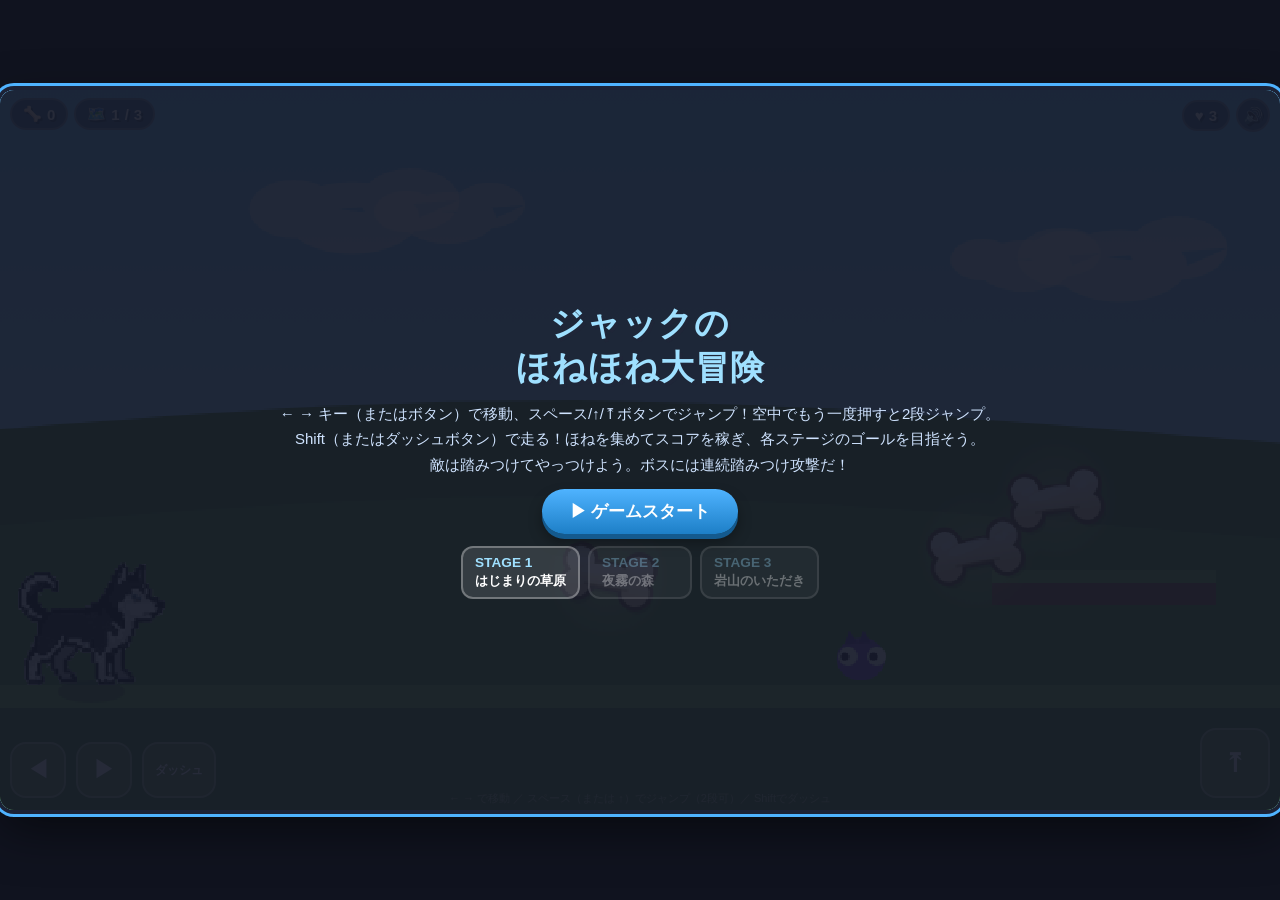
<file: ジャックのほねほね大冒険.html>
<!DOCTYPE html>
<html lang="ja">
<head>
<meta charset="UTF-8">
<meta name="viewport" content="width=device-width, initial-scale=1, maximum-scale=1, user-scalable=no, viewport-fit=cover">
<meta name="mobile-web-app-capable" content="yes">
<meta name="apple-mobile-web-app-capable" content="yes">
<meta name="apple-mobile-web-app-status-bar-style" content="black-translucent">
<title>ジャックのほねほね大冒険</title>
<style>
  :root{
    --sky-dark:#27314f;
    --accent:#4fb3ff;
    --accent-light:#9fe0ff;
    --bone:#fff6e6;
    --bone-line:#5a4632;
    --cream:#fff6ea;
    --ink:#1f2638;
    --warn:#ff7043;
  }
  *{box-sizing:border-box; -webkit-tap-highlight-color:transparent;}
  html,body{
    margin:0;padding:0;
    width:100%;height:100%;
    background:#10131f;
    font-family:"Hiragino Maru Gothic ProN","Yu Gothic","Segoe UI",sans-serif;
    overflow:hidden;
    touch-action:none;
    -webkit-user-select:none; user-select:none;
  }
  #stage{
    position:fixed; inset:0;
    display:flex; align-items:center; justify-content:center;
    background:#10131f;
  }
  #wrap{
    position:relative;
    overflow:hidden;
    border-radius:14px;
    box-shadow:0 0 0 4px #1c2236, 0 0 0 7px var(--accent), 0 18px 50px rgba(0,0,0,.55);
    touch-action:none;
  }
  canvas{
    display:block;
    width:100%;height:100%;
    image-rendering:pixelated;
    image-rendering:-moz-crisp-edges;
    background:#8ed8ff;
    touch-action:none;
  }
  .overlay{
    position:absolute;inset:0;
    display:flex;flex-direction:column;align-items:center;justify-content:center;
    text-align:center;
    background:rgba(20,24,40,.92);
    color:var(--cream);
    gap:12px;
    padding:14px;
    z-index:20;
  }
  .overlay.hidden{display:none;}
  .overlay h1{
    margin:0;
    font-size:clamp(18px,4.4vw,34px);
    color:var(--accent-light);
    text-shadow:3px 3px 0 var(--ink);
    letter-spacing:1px;
    line-height:1.3;
  }
  .overlay h2{
    margin:0;
    font-size:clamp(14px,3vw,22px);
    color:var(--accent-light);
    text-shadow:2px 2px 0 var(--ink);
  }
  .overlay p{
    margin:0;
    font-size:clamp(11px,2vw,15px);
    line-height:1.7;
    max-width:90%;
    color:#cfe3ff;
  }
  .overlay .score-line{
    font-size:clamp(15px,2.6vw,22px);
    color:#fff;
    font-weight:bold;
  }
  .mascot{
    width:64px;height:auto;image-rendering:pixelated;
    filter:drop-shadow(0 4px 6px rgba(0,0,0,.4));
  }
  .btn{
    appearance:none;border:none;cursor:pointer;
    font-family:inherit;font-weight:bold;
    font-size:clamp(13px,2.2vw,17px);
    color:#fff;
    background:linear-gradient(180deg,var(--accent) 0%, #1d7fc7 100%);
    padding:11px 28px;
    border-radius:999px;
    box-shadow:0 5px 0 #145a8e, 0 8px 14px rgba(0,0,0,.35);
    transition:transform .08s ease;
    touch-action:manipulation;
  }
  .btn:active{transform:translateY(4px);box-shadow:0 1px 0 #145a8e;}
  .btn.secondary{
    background:linear-gradient(180deg,#8a6bd8 0%, #5c3aa0 100%);
    box-shadow:0 5px 0 #3c2570, 0 8px 14px rgba(0,0,0,.35);
  }
  .btn.secondary:active{box-shadow:0 1px 0 #3c2570;}

  #hud{
    position:absolute;top:0;left:0;right:0;
    display:flex;justify-content:space-between;align-items:flex-start;
    padding:8px 10px;
    pointer-events:none;
    font-weight:bold;
    color:#fff;
    text-shadow:2px 2px 0 rgba(0,0,0,.35);
    z-index:5;
  }
  #hud .pill{
    background:rgba(20,24,40,.55);
    border:2px solid rgba(255,255,255,.25);
    border-radius:999px;
    padding:5px 11px;
    font-size:clamp(11px,1.9vw,15px);
    display:flex;align-items:center;gap:5px;
    white-space:nowrap;
  }
  #soundBtn{
    pointer-events:auto;cursor:pointer;
    background:rgba(20,24,40,.55);
    border:2px solid rgba(255,255,255,.25);
    border-radius:50%;
    width:34px;height:34px;
    display:flex;align-items:center;justify-content:center;
    font-size:16px;color:#fff;
    touch-action:manipulation;
  }

  #bossBarWrap{
    position:absolute;
    top:48px;left:50%;
    transform:translateX(-50%);
    width:min(72%,400px);
    pointer-events:none;
    text-align:center;
    opacity:0;
    transition:opacity .3s ease;
    z-index:5;
  }
  #bossBarWrap.show{opacity:1;}
  #bossBarWrap .bossName{
    color:#fff;font-weight:bold;font-size:12px;
    text-shadow:2px 2px 0 rgba(0,0,0,.5);
    margin-bottom:3px;
  }
  #bossBarOuter{
    height:12px;border-radius:8px;
    background:rgba(0,0,0,.45);
    border:2px solid rgba(255,255,255,.4);
    overflow:hidden;
  }
  #bossBarInner{
    height:100%;
    background:linear-gradient(180deg,#ff6b6b,#c93a48);
    width:100%;
    transition:width .15s ease;
  }

  #touchControls{
    position:absolute;bottom:0;left:0;right:0;
    display:flex;justify-content:space-between;align-items:flex-end;
    padding:0 10px 12px;
    pointer-events:none;
    z-index:6;
  }
  #touchControls .side{display:flex;gap:10px;pointer-events:auto;align-items:flex-end;}
  .tbtn{
    border-radius:16px;
    background:rgba(255,255,255,.16);
    border:2px solid rgba(255,255,255,.38);
    color:#fff;font-size:22px;font-weight:bold;
    display:flex;align-items:center;justify-content:center;
    user-select:none;-webkit-user-select:none;touch-action:none;
    width:56px;height:56px;
  }
  .tbtn.wide{width:74px;font-size:12px;}
  .tbtn.big{width:70px;height:70px;font-size:26px;}
  .tbtn.active{background:rgba(255,255,255,.42);}

  #hint{
    position:absolute;left:0;right:0;bottom:4px;
    text-align:center;color:rgba(255,255,255,.5);
    font-size:11px;pointer-events:none;
    z-index:5;
  }
  @media (max-width:680px){ #hint{display:none;} }

  #rotateHint{
    position:fixed; inset:0; z-index:50;
    background:rgba(10,12,20,.92);
    color:#fff;
    display:none;
    flex-direction:column; align-items:center; justify-content:center;
    gap:14px; text-align:center; padding:20px;
    font-size:15px;
  }
  #rotateHint .rotIcon{ font-size:46px; animation:rotSpin 1.6s ease-in-out infinite; }
  @keyframes rotSpin{
    0%,100%{ transform:rotate(0deg); }
    50%{ transform:rotate(90deg); }
  }
  @media (max-width:700px) and (orientation:portrait){
    #rotateHint.enabled{ display:flex; }
  }

  .stageSelectList{
    display:flex;gap:8px;flex-wrap:wrap;justify-content:center;
    max-width:92%;
  }
  .stageBtn{
    appearance:none;cursor:pointer;font-family:inherit;font-weight:bold;
    font-size:clamp(10px,1.8vw,13px);color:#fff;
    background:rgba(255,255,255,.12);
    border:2px solid rgba(255,255,255,.3);
    border-radius:12px;
    padding:7px 12px;
    text-align:left;
    min-width:104px;
    touch-action:manipulation;
  }
  .stageBtn:disabled{opacity:.35;cursor:not-allowed;}
  .stageBtn .stageBtnTitle{display:block;font-size:1.05em;margin-bottom:2px;color:var(--accent-light);}

  #stageBanner{
    position:absolute;
    top:36%;left:0;right:0;
    text-align:center;
    pointer-events:none;
    opacity:0;
    transform:translateY(10px);
    transition:opacity .45s ease, transform .45s ease;
    z-index:8;
  }
  #stageBanner.show{opacity:1;transform:translateY(0);}
  #stageBanner .stageBannerSmall{
    color:var(--accent-light);
    font-size:clamp(12px,2.3vw,17px);
    font-weight:bold;
    text-shadow:2px 2px 0 var(--ink);
    letter-spacing:2px;
  }
  #stageBanner .stageBannerMain{
    color:#fff;
    font-size:clamp(20px,4.8vw,38px);
    font-weight:bold;
    text-shadow:3px 3px 0 var(--ink), 0 0 18px rgba(0,0,0,.4);
    margin-top:2px;
  }
</style>
</head>
<body>
<div id="rotateHint" class="enabled">
  <div class="rotIcon">📱</div>
  <div>横向きにすると<br>もっと遊びやすくなります！</div>
  <button class="btn secondary" id="rotateDismiss" style="margin-top:6px;">このまま続ける</button>
</div>
<div id="stage">

<div id="wrap">
  <canvas id="game" width="800" height="450"></canvas>

  <div id="hud">
    <div style="display:flex;gap:6px;">
      <div class="pill" id="scorePill">🦴 <span id="scoreVal">0</span></div>
      <div class="pill" id="stagePill">🗺️ <span id="stageVal">1</span>/<span id="stageMaxVal">3</span></div>
    </div>
    <div style="display:flex;gap:6px;align-items:center;">
      <div class="pill" id="livesPill">♥ <span id="livesVal">3</span></div>
      <div id="soundBtn">🔊</div>
    </div>
  </div>

  <div id="bossBarWrap">
    <div class="bossName" id="bossName">BOSS</div>
    <div id="bossBarOuter"><div id="bossBarInner"></div></div>
  </div>

  <div id="stageBanner">
    <div class="stageBannerSmall" id="stageBannerSmall">STAGE 1</div>
    <div class="stageBannerMain" id="stageBannerMain">はじまりの草原</div>
  </div>

  <div id="touchControls">
    <div class="side">
      <div class="tbtn" id="btnLeft">◀</div>
      <div class="tbtn" id="btnRight">▶</div>
      <div class="tbtn wide" id="btnDash">ダッシュ</div>
    </div>
    <div class="side">
      <div class="tbtn big" id="btnJump">⤒</div>
    </div>
  </div>

  <div id="hint">← → で移動 ／ スペース（または ↑）でジャンプ（2段可）／ Shiftでダッシュ</div>

  <div class="overlay" id="startScreen">
    <h1>ジャックの<br>ほねほね大冒険</h1>
    <p>← → キー（またはボタン）で移動、スペース/↑/⤒ボタンでジャンプ！空中でもう一度押すと2段ジャンプ。<br>
    Shift（またはダッシュボタン）で走る！ほねを集めてスコアを稼ぎ、各ステージのゴールを目指そう。<br>
    敵は踏みつけてやっつけよう。ボスには連続踏みつけ攻撃だ！</p>
    <button class="btn" id="startBtn">▶ ゲームスタート</button>
    <div class="stageSelectList" id="stageSelectList"></div>
  </div>

  <div class="overlay hidden" id="stageClearScreen">
    <h1>🎉 STAGE CLEAR!! 🎉</h1>
    <h2 id="stageClearName">STAGE 1</h2>
    <div class="score-line">スコア：<span id="stageClearScore">0</span></div>
    <p id="stageClearMsg">見事ステージクリア！次のステージへ進もう。</p>
    <button class="btn" id="nextStageBtn">▶ 次のステージへ</button>
  </div>

  <div class="overlay hidden" id="clearScreen">
    <h1>🏆 ALL CLEAR!! 🏆</h1>
    <div class="score-line">トータルスコア：<span id="clearScore">0</span></div>
    <div class="score-line">クリアタイム：<span id="clearTime">0:00.00</span></div>
    <p>全ステージ制覇！ジャックのほねほね大冒険、クリア！おつかれさま！</p>
    <button class="btn" id="retryBtnClear">もう一度あそぶ</button>
  </div>

  <div class="overlay hidden" id="overScreen">
    <img class="mascot" id="overMascot" alt="sleeping husky">
    <h1>GAME OVER</h1>
    <div class="score-line">スコア：<span id="overScore">0</span></div>
    <p>残念...！もう一度チャレンジしよう。</p>
    <button class="btn" id="retryBtnOver">リトライ</button>
  </div>
</div>
</div>

<script>
(function(){
"use strict";

const SPRITE_B64 = {
  idle1: "[data-uri]",
  idle2: "[data-uri]",
  idle3: "[data-uri]",
  walk1: "[data-uri]",
  walk2: "[data-uri]",
  walk3: "[data-uri]",
  walk4: "[data-uri]",
  run1: "[data-uri]",
  run2: "[data-uri]",
  run3: "[data-uri]",
  run4: "[data-uri]",
  jump: "[data-uri]",
  fall: "[data-uri]",
  sit: "[data-uri]",
  bark: "[data-uri]",
  sleep: "[data-uri]",
};

const FRAME_KEYS = Object.keys(SPRITE_B64);
const frameImgs = {};
let framesLoaded = 0;
FRAME_KEYS.forEach(k=>{
  const img = new Image();
  img.onload = ()=>{ framesLoaded++; };
  img.src = SPRITE_B64[k];
  frameImgs[k] = img;
});

/* ============================================================
   Canvas 初期化
   ============================================================ */
const canvas = document.getElementById('game');
const ctx = canvas.getContext('2d');
const W = canvas.width, H = canvas.height;
const GROUND_Y = 372;

/* レスポンシブ：画面サイズに応じて #wrap をリサイズ（16:9固定） */
const wrapEl = document.getElementById('wrap');
function fitWrap(){
  const vw = window.innerWidth, vh = window.innerHeight;
  const margin = 0;
  let w = vw - margin, h = w * (450/800);
  if(h > vh - margin){ h = vh - margin; w = h * (800/450); }
  wrapEl.style.width = Math.floor(w)+'px';
  wrapEl.style.height = Math.floor(h)+'px';
}
window.addEventListener('resize', fitWrap);
window.addEventListener('orientationchange', ()=>setTimeout(fitWrap,60));
fitWrap();

const rotateHint = document.getElementById('rotateHint');
document.getElementById('rotateDismiss').addEventListener('click', ()=>{
  rotateHint.classList.remove('enabled');
});


/* ============================================================
   オーディオ（完全コード合成 / 外部音源なし）
   ============================================================ */
let audioCtx = null, bgmGain = null, sfxGain = null;
let muted = false;
let bgmTimer = null;
let nextNoteTime = 0;
let noteIndex = 0;
const TEMPO = 132;
const EIGHTH = 60/TEMPO/2;

const MELODIES = [
  { mel:[523.25,659.25,783.99,659.25, 587.33,698.46,880.00,698.46,
         523.25,659.25,783.99,1046.50,880.00,783.99,659.25,587.33],
    bass:[130.81,196.00,174.61,196.00] },
  { mel:[440,523.25,659.25,523.25, 392.00,493.88,587.33,493.88,
         440,523.25,659.25,783.99,659.25,587.33,523.25,440],
    bass:[110,164.81,130.81,146.83] },
  { mel:[392,466.16,587.33,466.16, 349.23,440,523.25,440,
         392,466.16,587.33,698.46,587.33,523.25,466.16,392],
    bass:[98,130.81,116.54,130.81] },
];

function ensureAudio(){
  if(audioCtx) return;
  audioCtx = new (window.AudioContext||window.webkitAudioContext)();
  bgmGain = audioCtx.createGain(); bgmGain.gain.value = 0.10;
  sfxGain = audioCtx.createGain(); sfxGain.gain.value = 0.35;
  bgmGain.connect(audioCtx.destination);
  sfxGain.connect(audioCtx.destination);
  nextNoteTime = audioCtx.currentTime + 0.1;
  bgmTimer = setInterval(scheduleBgm, 25);
}

function tone(t, freq, dur, type, gainVal, dest, glideTo){
  const o = audioCtx.createOscillator();
  const g = audioCtx.createGain();
  o.type = type;
  o.frequency.setValueAtTime(freq, t);
  if(glideTo) o.frequency.exponentialRampToValueAtTime(glideTo, t+dur);
  g.gain.setValueAtTime(0.0001, t);
  g.gain.exponentialRampToValueAtTime(gainVal, t+0.012);
  g.gain.exponentialRampToValueAtTime(0.0001, t+dur);
  o.connect(g); g.connect(dest);
  o.start(t); o.stop(t+dur+0.02);
}

function scheduleBgm(){
  if(!audioCtx) return;
  while(nextNoteTime < audioCtx.currentTime + 0.12){
    if(!muted){
      const set = MELODIES[currentStageIndex % MELODIES.length];
      const m = set.mel[noteIndex % set.mel.length];
      tone(nextNoteTime, m, EIGHTH*0.85, 'square', 0.09, bgmGain);
      if(noteIndex % 4 === 0){
        const b = set.bass[(noteIndex/4|0) % set.bass.length];
        tone(nextNoteTime, b/2, EIGHTH*4*0.9, 'triangle', 0.15, bgmGain);
      }
    }
    nextNoteTime += EIGHTH;
    noteIndex++;
  }
}

function sfxJump(){ if(!audioCtx||muted) return; const t=audioCtx.currentTime; tone(t,300,0.14,'square',0.22,sfxGain,680); }
function sfxDoubleJump(){ if(!audioCtx||muted) return; const t=audioCtx.currentTime; tone(t,420,0.16,'square',0.22,sfxGain,900); tone(t+0.04,600,0.14,'triangle',0.18,sfxGain,1100); }
function sfxDash(){ if(!audioCtx||muted) return; const t=audioCtx.currentTime; tone(t,200,0.10,'sawtooth',0.12,sfxGain,340); }
function sfxBone(){ if(!audioCtx||muted) return; const t=audioCtx.currentTime; tone(t,880,0.09,'square',0.20,sfxGain); tone(t+0.07,1318.5,0.12,'square',0.20,sfxGain); }
function sfxStomp(){ if(!audioCtx||muted) return; const t=audioCtx.currentTime; tone(t,220,0.16,'sine',0.30,sfxGain,60); }
function sfxHurt(){ if(!audioCtx||muted) return; const t=audioCtx.currentTime; tone(t,420,0.26,'sawtooth',0.22,sfxGain,110); }
function sfxGoal(){ if(!audioCtx||muted) return; const t=audioCtx.currentTime; [523.25,659.25,783.99,1046.50].forEach((f,i)=>tone(t+i*0.13,f,0.22,'square',0.22,sfxGain)); }
function sfxOver(){ if(!audioCtx||muted) return; const t=audioCtx.currentTime; [392.00,329.63,261.63,196.00].forEach((f,i)=>tone(t+i*0.17,f,0.3,'triangle',0.22,sfxGain)); }
function sfxBossHit(){ if(!audioCtx||muted) return; const t=audioCtx.currentTime; tone(t,180,0.18,'sawtooth',0.28,sfxGain,90); tone(t+0.02,260,0.14,'square',0.18,sfxGain,120); }
function sfxBossDefeat(){ if(!audioCtx||muted) return; const t=audioCtx.currentTime; [659.25,587.33,523.25,440,349.23,293.66,233.08].forEach((f,i)=>tone(t+i*0.09,f,0.3,'sawtooth',0.22,sfxGain,f*0.6)); }
function sfxStageClear(){ if(!audioCtx||muted) return; const t=audioCtx.currentTime; [523.25,659.25,783.99,1046.50,1318.5].forEach((f,i)=>tone(t+i*0.11,f,0.2,'triangle',0.22,sfxGain)); }

document.getElementById('soundBtn').addEventListener('click', ()=>{
  muted = !muted;
  document.getElementById('soundBtn').textContent = muted ? '🔇' : '🔊';
  if(bgmGain) bgmGain.gain.value = muted ? 0 : 0.10;
});

/* ============================================================
   物理定数
   ============================================================ */
const GRAVITY = 0.62;
const JUMP_V = -13.0;
const JUMP2_V = -11.2;
const MOVE_SPEED = 4.1;
const DASH_SPEED = 6.9;
const MAX_FALL = 15;
const HIT_W = 34, HIT_H = 58;
const DRAW_H = 78;

/* ============================================================
   ステージ定義
   ============================================================ */
function E(type,x,y,minX,maxX,speed){
  return { type, x, y, baseY:y, w:36, h:32, minX, maxX, speed, dir:1,
    alive:true, squish:0, vy:0, onGround:true, flyPhase:Math.random()*Math.PI*2,
    hurtFlash:0 };
}
function B(x,y){ return { x, y, baseY:y, r:12, collected:false, bob:Math.random()*Math.PI*2 }; }
function P(x,y,w,h,moving){ return { x,y,w,h, moving:!!moving, baseX:x, baseY:y, phase:Math.random()*Math.PI*2 }; }

function makeBossDef(type,name,x,hp){
  return { type, name, x, y: GROUND_Y-110, w:96, h:104, hp, maxHp:hp,
    minX:x-150, maxX:x+150 };
}

const STAGES = [
  {
    key:'meadow',
    short:'STAGE 1\nはじまりの草原',
    name:'はじまりの草原',
    skyTop:'#6fc6ff', skyBottom:'#bdeaff',
    hillColor:'#5a9a33', hillColor2:'#4a7f29',
    groundTop:'#7fc24a', groundDark:'#52822f',
    levelW: 3300,
    pits: [],
    platforms: [
      P(620,300,140,22), P(900,250,120,22), P(1500,310,160,22),
      P(1900,260,120,22), P(2300,300,160,22), P(2650,230,120,22),
    ],
    enemies: [
      E('walker',520,GROUND_Y-32,460,760,1.6),
      E('walker',1150,GROUND_Y-32,1080,1380,1.7),
      E('flyer',1700,220,1650,2050,1.8),
      E('walker',2050,GROUND_Y-32,1980,2280,1.8),
      E('flyer',2500,200,2450,2850,2.0),
    ],
    bones: (()=>{
      const arr=[];
      for(let i=0;i<10;i++) arr.push(B(380+i*230, GROUND_Y-70 - (i%3)*18));
      arr.push(B(660,250),B(940,200),B(1530,260),B(1930,210),B(2330,250),B(2680,180));
      return arr;
    })(),
    boss: makeBossDef('crab','オオガニ ばさみ丸',3050,5),
    goalX: 3220,
  },
  {
    key:'forest',
    short:'STAGE 2\n夜霧の森',
    name:'夜霧の森',
    skyTop:'#1c2440', skyBottom:'#3b3f63',
    hillColor:'#23314a', hillColor2:'#19243a',
    groundTop:'#3a5a3e', groundDark:'#243c29',
    levelW: 3700,
    pits: [[1080,1180],[2280,2380]],
    platforms: [
      P(560,300,130,22), P(850,250,110,22), P(1020,310,120,22),
      P(1480,280,150,22,true), P(1820,230,120,22), P(2150,300,140,22),
      P(2480,260,120,22), P(2780,200,140,22), P(3050,290,150,22),
    ],
    enemies: [
      E('walker',480,GROUND_Y-32,420,740,1.8),
      E('flyer',900,210,850,1180,2.0),
      E('walker',1300,GROUND_Y-32,1230,1500,1.9),
      E('flyer',1650,190,1600,1980,2.2),
      E('walker',2000,GROUND_Y-32,1940,2230,2.0),
      E('walker',2600,GROUND_Y-32,2540,2840,2.1),
      E('flyer',2950,200,2900,3250,2.3),
    ],
    bones: (()=>{
      const arr=[];
      for(let i=0;i<11;i++) arr.push(B(360+i*260, GROUND_Y-70 - (i%4)*16));
      arr.push(B(590,250),B(1040,260),B(1500,230),B(1840,180),B(2170,250),B(2500,210),B(2800,150));
      return arr;
    })(),
    boss: makeBossDef('bat','ヤミコウモリ',3450,6),
    goalX: 3620,
  },
  {
    key:'peak',
    short:'STAGE 3\n岩山のいただき',
    name:'岩山のいただき',
    skyTop:'#4a4f7a', skyBottom:'#8b8fc2',
    hillColor:'#6a6f8f', hillColor2:'#565a78',
    groundTop:'#9a8d7a', groundDark:'#6e6357',
    levelW: 4000,
    pits: [[900,1000],[1750,1850],[2600,2700]],
    platforms: [
      P(500,300,120,22), P(760,250,110,22,true), P(1080,300,130,22),
      P(1380,260,120,22), P(1620,310,110,22), P(1950,240,140,22,true),
      P(2270,290,120,22), P(2520,230,120,22), P(2820,300,140,22),
      P(3100,250,120,22), P(3380,290,150,22),
    ],
    enemies: [
      E('walker',440,GROUND_Y-32,380,700,2.0),
      E('flyer',820,210,760,1080,2.2),
      E('walker',1180,GROUND_Y-32,1110,1380,2.1),
      E('flyer',1560,190,1500,1850,2.4),
      E('walker',1980,GROUND_Y-32,1910,2200,2.2),
      E('walker',2380,GROUND_Y-32,2300,2580,2.3),
      E('flyer',2780,200,2720,3080,2.5),
      E('walker',3220,GROUND_Y-32,3150,3450,2.4),
    ],
    bones: (()=>{
      const arr=[];
      for(let i=0;i<12;i++) arr.push(B(340+i*280, GROUND_Y-70 - (i%3)*20));
      arr.push(B(530,250),B(800,200),B(1110,250),B(1410,210),B(1650,260),B(1980,180),B(2300,250),B(2550,180),B(2850,250),B(3130,200));
      return arr;
    })(),
    boss: makeBossDef('golem','いわゴーレム',3850,7),
    goalX: 3970,
  },
];

/* ============================================================
   入力（キーボード & タッチ）
   ============================================================ */
const keys = { left:false, right:false, jump:false, dash:false };
let prevJump = false;

window.addEventListener('keydown', (e)=>{
  if(['ArrowLeft','a','A'].includes(e.key)) keys.left = true;
  if(['ArrowRight','d','D'].includes(e.key)) keys.right = true;
  if([' ','ArrowUp','w','W'].includes(e.key)){ keys.jump = true; e.preventDefault(); }
  if(['Shift'].includes(e.key)) keys.dash = true;
  if(e.key===' ') e.preventDefault();
}, {passive:false});
window.addEventListener('keyup', (e)=>{
  if(['ArrowLeft','a','A'].includes(e.key)) keys.left = false;
  if(['ArrowRight','d','D'].includes(e.key)) keys.right = false;
  if([' ','ArrowUp','w','W'].includes(e.key)) keys.jump = false;
  if(['Shift'].includes(e.key)) keys.dash = false;
});

function bindTouchBtn(id, onDown, onUp){
  const el = document.getElementById(id);
  const down = (e)=>{ e.preventDefault(); el.classList.add('active'); onDown(); };
  const up = (e)=>{ if(e) e.preventDefault(); el.classList.remove('active'); onUp(); };
  el.addEventListener('touchstart', down, {passive:false});
  el.addEventListener('touchend', up, {passive:false});
  el.addEventListener('touchcancel', up, {passive:false});
  el.addEventListener('mousedown', down);
  el.addEventListener('mouseup', up);
  el.addEventListener('mouseleave', up);
}
bindTouchBtn('btnLeft', ()=>keys.left=true, ()=>keys.left=false);
bindTouchBtn('btnRight', ()=>keys.right=true, ()=>keys.right=false);
bindTouchBtn('btnDash', ()=>keys.dash=true, ()=>keys.dash=false);
bindTouchBtn('btnJump', ()=>keys.jump=true, ()=>keys.jump=false);

/* ============================================================
   アニメーション定義
   ============================================================ */
const ANIM = {
  idle: { frames:['idle1','idle2','idle3','idle2'], interval:380 },
  walk: { frames:['walk1','walk2','walk3','walk4'], interval:120 },
  run:  { frames:['run1','run2','run3','run4'], interval:75 },
};

/* ============================================================
   プレイヤー
   ============================================================ */
let player, camX, score, lives, gameState, particles, invTimer, elapsedMs;
let currentStageIndex = 0;
let unlockedStageIndex = 0;
let runtime; // stage runtime entities (mutable copies)
let boss = null;
let bossActive = false;
let bossDefeatedThisStage = false;
let stageStartTime = 0;
let totalElapsed = 0;
let goalReached = false;
let goalTimer = 0;

function resetPlayer(x){
  player = {
    x, y: GROUND_Y-HIT_H, vx:0, vy:0, onGround:false, facing:1,
    jumpsUsed:0, dashing:false,
    animState:'idle', animIndex:0, animAcc:0,
    hurtTimer:0, celebrate:false,
  };
}

function deepCopyStage(stage){
  return {
    platforms: stage.platforms.map(p=>({...p})),
    enemies: stage.enemies.map(e=>({...e})),
    bones: stage.bones.map(b=>({...b})),
  };
}

/* ============================================================
   足場の移動
   ============================================================ */
function updatePlatforms(dt){
  for(const pl of runtime.platforms){
    if(!pl.moving) continue;
    pl.phase += 0.02*dt;
    pl.y = pl.baseY + Math.sin(pl.phase)*30;
  }
}

/* ============================================================
   敵の更新
   ============================================================ */
function updateEnemies(dt){
  for(const en of runtime.enemies){
    if(!en.alive) continue;
    if(en.type === 'walker'){
      en.x += en.dir*en.speed*dt;
      if(en.x < en.minX){ en.x = en.minX; en.dir = 1; }
      if(en.x > en.maxX){ en.x = en.maxX; en.dir = -1; }
    } else if(en.type === 'flyer'){
      en.flyPhase += 0.04*dt;
      en.x += en.dir*en.speed*dt;
      if(en.x < en.minX){ en.x = en.minX; en.dir = 1; }
      if(en.x > en.maxX){ en.x = en.maxX; en.dir = -1; }
      en.y = en.baseY + Math.sin(en.flyPhase)*22;
    }
  }
  // ボススポーン
  if(stageDef.boss && !boss && !bossDefeatedThisStage){
    if(player.x + W*0.55 > stageDef.boss.x - 260){
      boss = { ...stageDef.boss, invuln:0, squish:0, dir:-1, defeated:false,
        deathTimer:0, attackTimer:90, projectiles:[] };
      bossActive = true;
      document.getElementById('bossName').textContent = boss.name;
      updateBossBar();
      document.getElementById('bossBarWrap').classList.add('show');
    }
  }
  if(boss && !boss.defeated){
    boss.x += boss.dir * 1.3 * dt;
    if(boss.x < boss.minX){ boss.x = boss.minX; boss.dir = 1; }
    if(boss.x > boss.maxX){ boss.x = boss.maxX; boss.dir = -1; }
    if(boss.type === 'bat'){
      boss.y = (stageDef.boss.y) + Math.sin(performance.now()/450)*26;
    }
    if(boss.invuln>0) boss.invuln -= dt;
    if(boss.squish>0) boss.squish = Math.max(0, boss.squish-0.04*dt);
    boss.attackTimer -= dt;
    if(boss.attackTimer<=0){
      boss.attackTimer = 110+Math.random()*40;
      if(boss.type !== 'crab'){
        const dx = (player.x - boss.x);
        const len = Math.hypot(dx, (player.y-boss.y)) || 1;
        boss.projectiles.push({
          x: boss.x+boss.w/2, y: boss.y+boss.h*0.4,
          vx: dx/len*4.2, vy: (player.y-boss.y)/len*4.2, r:9, alive:true, life:240,
        });
      }
    }
    for(const pr of boss.projectiles){
      if(!pr.alive) continue;
      pr.x += pr.vx*dt; pr.y += pr.vy*dt; pr.life -= dt;
      if(pr.life<=0) pr.alive=false;
      if(rectsOverlap(player.x,player.y,HIT_W,HIT_H, pr.x-pr.r,pr.y-pr.r,pr.r*2,pr.r*2)){
        pr.alive = false;
        damagePlayer(player.x<pr.x?-1:1);
      }
    }
    boss.projectiles = boss.projectiles.filter(p=>p.alive);
  } else if(boss && boss.defeated){
    boss.deathTimer -= dt;
  }
}

/* ============================================================
   描画：背景
   ============================================================ */
function drawBackground(){
  const g = ctx.createLinearGradient(0,0,0,GROUND_Y);
  g.addColorStop(0, stageDef.skyTop);
  g.addColorStop(1, stageDef.skyBottom);
  ctx.fillStyle = g;
  ctx.fillRect(0,0,W,H);

  // 雲
  ctx.fillStyle = 'rgba(255,255,255,0.55)';
  for(let i=0;i<6;i++){
    const cx = ((i*420 - camX*0.25) % (W+400)) - 200;
    const cy = 50 + (i%3)*30;
    drawCloud(cx, cy, 1+(i%2)*0.4);
  }

  // 遠景の山
  ctx.fillStyle = stageDef.hillColor2;
  drawHillRow(0.45, 120, GROUND_Y-40);
  ctx.fillStyle = stageDef.hillColor;
  drawHillRow(0.65, 90, GROUND_Y-10);
}
function drawCloud(x,y,scale){
  ctx.beginPath();
  ctx.ellipse(x,y,30*scale,16*scale,0,0,Math.PI*2);
  ctx.ellipse(x+26*scale,y-8*scale,22*scale,14*scale,0,0,Math.PI*2);
  ctx.ellipse(x-26*scale,y-4*scale,20*scale,13*scale,0,0,Math.PI*2);
  ctx.fill();
}
function drawHillRow(parallax, amp, baseY){
  const offset = -camX*parallax;
  ctx.beginPath();
  ctx.moveTo(0, baseY+60);
  for(let x=-200; x<=W+400; x+=80){
    const wx = x + (offset % 320);
    const yy = baseY - amp - Math.sin((x+camX*parallax)/220)*18;
    ctx.lineTo(wx, yy);
  }
  ctx.lineTo(W+400, baseY+60);
  ctx.closePath();
  ctx.fill();
}

function drawGround(){
  const x0 = -camX;
  ctx.fillStyle = stageDef.groundDark;
  ctx.fillRect(x0, GROUND_Y, stageDef.levelW, H-GROUND_Y+40);
  ctx.fillStyle = stageDef.groundTop;
  ctx.fillRect(x0, GROUND_Y, stageDef.levelW, 14);
  // ピット（落とし穴）
  for(const pr of stageDef.pits){
    const px = pr[0]-camX, pw = pr[1]-pr[0];
    ctx.clearRect(px, GROUND_Y-4, pw, H-GROUND_Y+44);
    ctx.fillStyle = 'rgba(0,0,0,0.35)';
    ctx.fillRect(px, GROUND_Y-4, pw, 8);
  }
}

function drawPlatforms(){
  for(const pl of runtime.platforms){
    const x = pl.x - camX;
    if(x+pl.w<0||x>W) continue;
    ctx.fillStyle = '#8a5a3a';
    ctx.fillRect(x, pl.y+6, pl.w, pl.h-6);
    ctx.fillStyle = stageDef.groundTop;
    ctx.fillRect(x, pl.y, pl.w, 8);
  }
}

function boneComposite(extra){
  // 中央バー
  roundRectPath(-13-extra, -4.2-extra, 26+extra*2, 8.4+extra*2, 4+extra);
  ctx.fill();
  // 両端のコブ（2つずつ）
  const knobs = [[-12,-4.6],[-12,4.6],[12,-4.6],[12,4.6]];
  knobs.forEach(([cx,cy])=>{
    ctx.beginPath();
    ctx.arc(cx, cy, 5.6+extra, 0, Math.PI*2);
    ctx.fill();
  });
}

function drawBoneShape(x,y,scale,rot,glowAlpha){
  ctx.save();
  ctx.translate(x,y);

  // ふわっと光るグロー
  const glow = ctx.createRadialGradient(0,0,0,0,0,26*scale);
  glow.addColorStop(0, 'rgba(255,236,170,'+(0.45*glowAlpha)+')');
  glow.addColorStop(1, 'rgba(255,236,170,0)');
  ctx.fillStyle = glow;
  ctx.beginPath(); ctx.arc(0,0,26*scale,0,Math.PI*2); ctx.fill();

  if(rot) ctx.rotate(rot);
  ctx.scale(scale,scale);

  // 落ち影
  ctx.save();
  ctx.translate(1.2,2.4);
  ctx.fillStyle = 'rgba(40,30,20,0.22)';
  boneComposite(0.4);
  ctx.restore();

  // 輪郭（少し大きめに描いて縁取りにする）
  ctx.fillStyle = '#6b5338';
  boneComposite(1.7);

  // 本体グラデーション
  const grad = ctx.createLinearGradient(0,-7,0,7);
  grad.addColorStop(0, '#fffdf6');
  grad.addColorStop(0.5, '#fff3da');
  grad.addColorStop(1, '#f0d9ad');
  ctx.fillStyle = grad;
  boneComposite(0);

  // ハイライト（つや）
  ctx.fillStyle = 'rgba(255,255,255,0.75)';
  ctx.beginPath();
  ctx.ellipse(-3,-2.6,8.5,2.1,-0.2,0,Math.PI*2);
  ctx.fill();
  ctx.beginPath();
  ctx.ellipse(11,-4.4,2.6,1.6,-0.3,0,Math.PI*2);
  ctx.fill();
  ctx.beginPath();
  ctx.ellipse(-11,-4.4,2.6,1.6,-0.3,0,Math.PI*2);
  ctx.fill();

  // 薄いシャドウライン（下側の丸み）
  ctx.strokeStyle = 'rgba(170,140,95,0.55)';
  ctx.lineWidth = 1.2;
  ctx.beginPath();
  ctx.moveTo(-9,4.4); ctx.lineTo(9,4.4);
  ctx.stroke();

  ctx.restore();
}

function drawSparkle(cx,cy,size,alpha,rot){
  ctx.save();
  ctx.translate(cx,cy);
  ctx.rotate(rot);
  ctx.globalAlpha = alpha;
  ctx.fillStyle = '#fff6cf';
  ctx.beginPath();
  ctx.moveTo(0,-size); ctx.lineTo(size*0.22,-size*0.22);
  ctx.lineTo(size,0); ctx.lineTo(size*0.22,size*0.22);
  ctx.lineTo(0,size); ctx.lineTo(-size*0.22,size*0.22);
  ctx.lineTo(-size,0); ctx.lineTo(-size*0.22,-size*0.22);
  ctx.closePath();
  ctx.fill();
  ctx.restore();
}

function roundRectPath(x,y,w,h,r){
  ctx.beginPath();
  ctx.moveTo(x+r,y);
  ctx.arcTo(x+w,y,x+w,y+h,r);
  ctx.arcTo(x+w,y+h,x,y+h,r);
  ctx.arcTo(x,y+h,x,y,r);
  ctx.arcTo(x,y,x+w,y,r);
  ctx.closePath();
}

function drawBones(){
  for(const b of runtime.bones){
    if(b.collected) continue;
    const x = b.x-camX;
    if(x<-40||x>W+40) continue;
    const t = performance.now();
    const yy = b.baseY + Math.sin(t/260 + b.bob)*6;
    const glowAlpha = 0.6 + Math.sin(t/300 + b.bob)*0.4;
    drawBoneShape(x, yy, 1.55, Math.sin(t/400+b.bob)*0.22, glowAlpha);
    const sparkAlpha = Math.max(0, Math.sin(t/260 + b.bob*1.7));
    if(sparkAlpha > 0.55){
      drawSparkle(x+15, yy-13, 4.5, (sparkAlpha-0.55)*2.2, t/500);
    }
  }
}

function drawGoal(){
  if(stageDef.boss && !bossDefeatedThisStage) return;
  const x = stageDef.goalX - camX;
  if(x<-60||x>W+60) return;
  ctx.fillStyle = '#8a5a2e';
  ctx.fillRect(x, 220, 7, GROUND_Y-220);
  const wave = Math.sin(performance.now()/300)*6;
  ctx.fillStyle = '#ff9447';
  ctx.beginPath();
  ctx.moveTo(x+7,222);
  ctx.lineTo(x+62+wave,236);
  ctx.lineTo(x+7,252);
  ctx.closePath();
  ctx.fill();
  ctx.fillStyle = '#4fb3ff';
  ctx.beginPath();
  ctx.arc(x+3,218,9,0,Math.PI*2);
  ctx.fill();
}

function drawParticles(){
  for(const p of particles){
    ctx.globalAlpha = Math.max(0, p.life/28);
    ctx.fillStyle = p.color;
    ctx.beginPath();
    ctx.arc(p.x-camX, p.y, 3.4, 0, Math.PI*2);
    ctx.fill();
  }
  ctx.globalAlpha = 1;
}

/* ============================================================
   HUD更新
   ============================================================ */
function updateHud(){
  document.getElementById('scoreVal').textContent = score;
  document.getElementById('livesVal').textContent = Math.max(0,lives);
}
function updateBossBar(){
  if(!boss) return;
  const pct = Math.max(0, boss.hp/boss.maxHp*100);
  document.getElementById('bossBarInner').style.width = pct+'%';
}

/* ============================================================
   ステージ読み込み / 切り替え
   ============================================================ */
let stageDef; // 現在のステージ定義 (STAGES[idx])

function loadStage(idx, keepLives){
  currentStageIndex = idx;
  stageDef = STAGES[idx];
  runtime = deepCopyStage(stageDef);
  boss = null; bossActive = false; bossDefeatedThisStage = false;
  goalReached = false; goalTimer = 0;
  camX = 0;
  resetPlayer(40);
  particles = [];
  invTimer = 0;
  if(!keepLives) score = 0;
  stageStartTime = performance.now();
  document.getElementById('stageVal').textContent = idx+1;
  document.getElementById('stageMaxVal').textContent = STAGES.length;
  document.getElementById('bossBarWrap').classList.remove('show');
  showStageBanner(idx);
}

function showStageBanner(idx){
  const el = document.getElementById('stageBanner');
  const small = document.getElementById('stageBannerSmall');
  const main = document.getElementById('stageBannerMain');
  small.textContent = 'STAGE '+(idx+1);
  main.textContent = STAGES[idx].name;
  el.classList.add('show');
  setTimeout(()=>el.classList.remove('show'), 1800);
}

/* ============================================================
   パーティクル
   ============================================================ */
function spawnParticles(x,y,color,count,spreadV){
  for(let i=0;i<count;i++){
    particles.push({
      x, y, vx:(Math.random()-0.5)*spreadV, vy:(Math.random()-1.2)*spreadV,
      life:26+Math.random()*10, color,
    });
  }
}
function updateParticles(dt){
  for(let i=particles.length-1;i>=0;i--){
    const p = particles[i];
    p.x += p.vx*dt; p.y += p.vy*dt; p.vy += 0.35*dt;
    p.life -= dt;
    if(p.life<=0) particles.splice(i,1);
  }
}

/* ============================================================
   プレイヤー更新
   ============================================================ */
function damagePlayer(knockDir){
  if(invTimer>0) return;
  lives--;
  invTimer = 90;
  player.vy = -7;
  player.vx = 6*knockDir;
  player.hurtTimer = 360;
  sfxHurt();
  updateHud();
  if(lives<=0){
    triggerGameOver();
  }
}

function killEnemy(en, bounce){
  en.alive = false;
  score += 50;
  spawnParticles(en.x+en.w/2, en.y+en.h/2, '#fff3c4', 10, 5);
  sfxStomp();
  if(bounce) player.vy = JUMP_V*0.55;
  updateHud();
}

function rectsOverlap(ax,ay,aw,ah,bx,by,bw,bh){
  return ax < bx+bw && ax+aw > bx && ay < by+bh && ay+ah > by;
}

function isPit(x){
  for(const pr of stageDef.pits){ if(x > pr[0]-10 && x < pr[1]+10) return true; }
  return false;
}

function updatePlayer(dt){
  const dashHeld = keys.dash;
  let targetVx = 0;
  if(keys.left){ targetVx -= MOVE_SPEED; player.facing = -1; }
  if(keys.right){ targetVx += MOVE_SPEED; player.facing = 1; }
  if(targetVx !== 0 && dashHeld){
    targetVx = Math.sign(targetVx) * DASH_SPEED;
    player.dashing = true;
  } else {
    player.dashing = false;
  }
  player.vx += (targetVx - player.vx) * Math.min(1, 0.45*dt);
  if(Math.abs(player.vx) < 0.05) player.vx = 0;

  // ジャンプ（押した瞬間のみ判定 = 二段ジャンプ管理）
  if(keys.jump && !prevJump){
    if(player.onGround){
      player.vy = JUMP_V; player.jumpsUsed = 1; player.onGround = false; sfxJump();
      spawnParticles(player.x+HIT_W/2, player.y+HIT_H, '#ffffff', 4, 2);
    } else if(player.jumpsUsed < 2){
      player.vy = JUMP2_V; player.jumpsUsed = 2; sfxDoubleJump();
      spawnParticles(player.x+HIT_W/2, player.y+HIT_H/2, '#cfe8ff', 8, 3.5);
    }
  }
  prevJump = keys.jump;

  player.vy += GRAVITY*dt;
  if(player.vy > MAX_FALL) player.vy = MAX_FALL;

  player.x += player.vx*dt;
  player.y += player.vy*dt;
  if(player.x < 0) player.x = 0;
  if(player.x > stageDef.levelW - HIT_W) player.x = stageDef.levelW - HIT_W;

  // 地面・足場あたり判定
  player.onGround = false;
  const feetY = player.y + HIT_H;
  if(player.vy >= 0){
    // 通常の地面
    if(!isPit(player.x+HIT_W/2) && feetY >= GROUND_Y && feetY - player.vy*dt <= GROUND_Y+2){
      player.y = GROUND_Y - HIT_H; player.vy = 0; player.onGround = true; player.jumpsUsed = 0;
    }
    // 足場
    for(const pl of runtime.platforms){
      const py = pl.y;
      if(feetY >= py && feetY - player.vy*dt <= py+10 &&
         player.x+HIT_W > pl.x && player.x < pl.x+pl.w){
        player.y = py - HIT_H; player.vy = 0; player.onGround = true; player.jumpsUsed = 0;
      }
    }
  }

  // 落下死（ピット）
  if(player.y > GROUND_Y + 220){
    damagePlayer(-player.facing);
    player.x = Math.max(40, camX+40);
    player.y = GROUND_Y - HIT_H - 40;
    player.vy = 0;
  }

  if(invTimer>0) invTimer -= dt;
  if(player.hurtTimer>0) player.hurtTimer -= dt*16.6667;

  // ほね収集
  for(const b of runtime.bones){
    if(b.collected) continue;
    const dx = (player.x+HIT_W/2) - b.x, dy = (player.y+HIT_H/2) - b.y;
    if(dx*dx+dy*dy < (b.r+18)*(b.r+18)){
      b.collected = true; score += 10; sfxBone();
      spawnParticles(b.x,b.y,'#fff6e6',6,3);
      updateHud();
    }
  }

  // 敵あたり判定
  for(const en of runtime.enemies){
    if(!en.alive) continue;
    if(rectsOverlap(player.x,player.y,HIT_W,HIT_H, en.x,en.y,en.w,en.h)){
      const stomp = player.vy > 1 && (player.y + HIT_H - player.vy*dt) <= en.y + en.h*0.5;
      if(stomp){
        killEnemy(en, true);
      } else {
        damagePlayer(player.x < en.x ? -1 : 1);
      }
    }
  }

  // ボス
  if(boss && !boss.defeated){
    if(rectsOverlap(player.x,player.y,HIT_W,HIT_H, boss.x,boss.y,boss.w,boss.h)){
      const stomp = player.vy > 1 && (player.y + HIT_H - player.vy*dt) <= boss.y + boss.h*0.42 && boss.invuln<=0;
      if(stomp){
        boss.hp--; boss.invuln = 50; boss.squish = 0.4;
        player.vy = JUMP_V*0.6;
        spawnParticles(boss.x+boss.w/2, boss.y+boss.h*0.4, '#ffd1d1', 10, 5);
        sfxBossHit();
        updateBossBar();
        if(boss.hp<=0){
          boss.defeated = true; boss.deathTimer = 60; bossDefeatedThisStage = true;
          score += 500; sfxBossDefeat(); updateHud();
          document.getElementById('bossBarWrap').classList.remove('show');
        }
      } else if(boss.invuln<=0){
        damagePlayer(player.x < boss.x ? -1 : 1);
      }
    }
  }

  // ゴール判定
  if(!goalReached && (!stageDef.boss || bossDefeatedThisStage) && player.x+HIT_W/2 > stageDef.goalX){
    goalReached = true;
    player.celebrate = true;
    sfxGoal();
    goalTimer = 70;
  }

  // アニメーション状態決定
  let state;
  if(!player.onGround) state = player.vy < 0 ? 'jump' : 'fall';
  else if(Math.abs(player.vx) > 3.2) state = 'run';
  else if(Math.abs(player.vx) > 0.3) state = 'walk';
  else state = 'idle';
  if(state !== player.animState){ player.animState = state; player.animIndex = 0; player.animAcc = 0; }
  if(state==='idle' || state==='walk' || state==='run'){
    const a = ANIM[state];
    player.animAcc += dt*16.6667;
    while(player.animAcc >= a.interval){
      player.animAcc -= a.interval;
      player.animIndex = (player.animIndex+1) % a.frames.length;
    }
  }
}

/* ============================================================
   描画：敵
   ============================================================ */
function drawEnemy(en){
  if(!en.alive) return;
  const x = en.x - camX;
  if(x+en.w<-20||x>W+20) return;
  ctx.save();
  ctx.translate(x+en.w/2, en.y+en.h);
  ctx.scale(en.dir<0?1:-1, 1);
  const bob = en.type==='walker' ? Math.sin(performance.now()/120 + en.x)*2 : 0;
  ctx.translate(0, bob);
  if(en.type==='walker'){
    ctx.fillStyle = '#8a5fd6';
    ctx.beginPath();
    ctx.ellipse(0,-en.h*0.5, en.w*0.42, en.h*0.42, 0,0,Math.PI*2);
    ctx.fill();
    ctx.fillStyle = '#6c3fb5';
    ctx.beginPath(); ctx.moveTo(-en.w*0.18,-en.h*0.82); ctx.lineTo(-en.w*0.05,-en.h*1.05); ctx.lineTo(en.w*0.05,-en.h*0.8); ctx.closePath(); ctx.fill();
    ctx.beginPath(); ctx.moveTo(en.w*0.05,-en.h*0.82); ctx.lineTo(en.w*0.2,-en.h*1.05); ctx.lineTo(en.w*0.28,-en.h*0.78); ctx.closePath(); ctx.fill();
    ctx.fillStyle = '#fff';
    ctx.beginPath(); ctx.arc(-10,-en.h*0.55,6,0,Math.PI*2); ctx.arc(8,-en.h*0.55,6,0,Math.PI*2); ctx.fill();
    ctx.fillStyle = '#241733';
    ctx.beginPath(); ctx.arc(-8,-en.h*0.55,2.6,0,Math.PI*2); ctx.arc(10,-en.h*0.55,2.6,0,Math.PI*2); ctx.fill();
  } else {
    ctx.fillStyle = '#ff8a5c';
    const flap = Math.sin(performance.now()/110)*10;
    ctx.beginPath(); ctx.ellipse(0,-en.h*0.5,en.w*0.3,en.h*0.32,0,0,Math.PI*2); ctx.fill();
    ctx.fillStyle = '#d65f37';
    ctx.beginPath();
    ctx.moveTo(-en.w*0.2,-en.h*0.5);
    ctx.quadraticCurveTo(-en.w*0.6,-en.h*0.7-flap,-en.w*0.5,-en.h*0.2);
    ctx.quadraticCurveTo(-en.w*0.35,-en.h*0.35,-en.w*0.2,-en.h*0.5);
    ctx.fill();
    ctx.beginPath();
    ctx.moveTo(en.w*0.2,-en.h*0.5);
    ctx.quadraticCurveTo(en.w*0.6,-en.h*0.7-flap,en.w*0.5,-en.h*0.2);
    ctx.quadraticCurveTo(en.w*0.35,-en.h*0.35,en.w*0.2,-en.h*0.5);
    ctx.fill();
    ctx.fillStyle = '#fff';
    ctx.beginPath(); ctx.arc(-8,-en.h*0.55,5,0,Math.PI*2); ctx.arc(8,-en.h*0.55,5,0,Math.PI*2); ctx.fill();
    ctx.fillStyle = '#241733';
    ctx.beginPath(); ctx.arc(-6,-en.h*0.55,2.2,0,Math.PI*2); ctx.arc(10,-en.h*0.55,2.2,0,Math.PI*2); ctx.fill();
  }
  ctx.restore();
}

/* ============================================================
   描画：ボス
   ============================================================ */
function drawBoss(){
  if(!boss) return;
  const x = boss.x-camX;
  if(x<-160||x>W+160) return;
  ctx.save();
  if(boss.invuln>0 && Math.floor(boss.invuln/4)%2===0) ctx.globalAlpha = 0.5;
  if(boss.defeated) ctx.globalAlpha = Math.max(0, boss.deathTimer/60);
  ctx.translate(x+boss.w/2, boss.y+boss.h);
  const sq = 1+boss.squish;
  ctx.scale(sq*(boss.dir<0?1:-1), 1/sq);

  if(boss.type==='crab'){
    ctx.fillStyle = '#e8534a';
    ctx.beginPath(); ctx.ellipse(0,-boss.h*0.42,boss.w*0.5,boss.h*0.4,0,0,Math.PI*2); ctx.fill();
    ctx.fillStyle='#c93a30';
    ctx.beginPath(); ctx.ellipse(-boss.w*0.48,-boss.h*0.55,18,12,0.4,0,Math.PI*2); ctx.fill();
    ctx.beginPath(); ctx.ellipse(boss.w*0.48,-boss.h*0.55,18,12,-0.4,0,Math.PI*2); ctx.fill();
    ctx.strokeStyle='#c93a30'; ctx.lineWidth=6;
    for(let i=-2;i<=2;i++){ ctx.beginPath(); ctx.moveTo(i*16,-boss.h*0.18); ctx.lineTo(i*20,0); ctx.stroke(); }
    ctx.fillStyle='#fff';
    ctx.beginPath(); ctx.arc(-14,-boss.h*0.7,10,0,Math.PI*2); ctx.arc(14,-boss.h*0.7,10,0,Math.PI*2); ctx.fill();
    ctx.fillStyle='#2a1f3d';
    ctx.beginPath(); ctx.arc(-12,-boss.h*0.7,4.4,0,Math.PI*2); ctx.arc(16,-boss.h*0.7,4.4,0,Math.PI*2); ctx.fill();
  } else if(boss.type==='bat'){
    ctx.fillStyle = '#5c3aa0';
    ctx.beginPath(); ctx.ellipse(0,-boss.h*0.5,boss.w*0.36,boss.h*0.42,0,0,Math.PI*2); ctx.fill();
    const wingFlap = Math.sin(performance.now()/130)*14;
    ctx.fillStyle='#3c2570';
    ctx.beginPath();
    ctx.moveTo(-boss.w*0.32,-boss.h*0.5);
    ctx.quadraticCurveTo(-boss.w*0.75,-boss.h*0.7-wingFlap,-boss.w*0.62,-boss.h*0.2);
    ctx.quadraticCurveTo(-boss.w*0.5,-boss.h*0.35,-boss.w*0.32,-boss.h*0.5);
    ctx.fill();
    ctx.beginPath();
    ctx.moveTo(boss.w*0.32,-boss.h*0.5);
    ctx.quadraticCurveTo(boss.w*0.75,-boss.h*0.7-wingFlap,boss.w*0.62,-boss.h*0.2);
    ctx.quadraticCurveTo(boss.w*0.5,-boss.h*0.35,boss.w*0.32,-boss.h*0.5);
    ctx.fill();
    ctx.fillStyle='#ffd34d';
    ctx.beginPath(); ctx.arc(-12,-boss.h*0.55,8,0,Math.PI*2); ctx.arc(12,-boss.h*0.55,8,0,Math.PI*2); ctx.fill();
    ctx.fillStyle='#2a1f3d';
    ctx.beginPath(); ctx.arc(-10,-boss.h*0.55,3.6,0,Math.PI*2); ctx.arc(14,-boss.h*0.55,3.6,0,Math.PI*2); ctx.fill();
  } else if(boss.type==='golem'){
    ctx.fillStyle = '#9aa6b8';
    roundRectPath(-boss.w*0.45,-boss.h*0.95,boss.w*0.9,boss.h*0.95,16); ctx.fill();
    ctx.fillStyle = '#7d8aa0';
    roundRectPath(-boss.w*0.45,-boss.h*0.4,boss.w*0.9,boss.h*0.4,10); ctx.fill();
    ctx.fillStyle='#cfe8ff';
    ctx.beginPath(); ctx.arc(-16,-boss.h*0.72,9,0,Math.PI*2); ctx.arc(16,-boss.h*0.72,9,0,Math.PI*2); ctx.fill();
    ctx.fillStyle='#2a1f3d';
    ctx.beginPath(); ctx.arc(-14,-boss.h*0.72,4,0,Math.PI*2); ctx.arc(18,-boss.h*0.72,4,0,Math.PI*2); ctx.fill();
  }
  ctx.restore();

  if(boss.projectiles){
    boss.projectiles.forEach(p=>{
      if(!p.alive) return;
      const px = p.x-camX;
      ctx.fillStyle = '#cfa8ff';
      ctx.beginPath(); ctx.arc(px,p.y,p.r,0,Math.PI*2); ctx.fill();
      ctx.fillStyle = 'rgba(255,255,255,.5)';
      ctx.beginPath(); ctx.arc(px-2,p.y-2,p.r*0.4,0,Math.PI*2); ctx.fill();
    });
  }
}

/* ============================================================
   描画：プレイヤー（実スプライト使用）
   ============================================================ */
function currentFrameKey(){
  if(player.hurtTimer > 0) return 'bark';
  if(player.celebrate) return 'sit';
  const st = player.animState;
  if(st==='jump') return 'jump';
  if(st==='fall') return 'fall';
  return ANIM[st].frames[player.animIndex];
}

const FRAME_SCALE = { jump:1.22, fall:1.08, sit:1.05 };

function drawPlayer(){
  const sx = player.x - camX;
  const cx = sx + HIT_W/2;
  const feetY = player.y + HIT_H;

  const key = currentFrameKey();
  const img = frameImgs[key];
  let drawW = HIT_W*1.6, drawH = DRAW_H;
  if(img && img.naturalWidth){
    drawH = DRAW_H * (FRAME_SCALE[key]||1);
    drawW = drawH * (img.naturalWidth/img.naturalHeight);
  }

  ctx.save();
  if(invTimer>0 && Math.floor(invTimer/4)%2===0) ctx.globalAlpha = 0.4;

  // 影
  ctx.fillStyle = 'rgba(20,20,30,.28)';
  ctx.beginPath();
  ctx.ellipse(cx, feetY+4, HIT_W*0.62, 7, 0, 0, Math.PI*2);
  ctx.fill();

  ctx.translate(cx, feetY);
  ctx.scale(player.facing, 1);
  if(img && img.naturalWidth){
    ctx.drawImage(img, -drawW/2, -drawH, drawW, drawH);
  } else {
    ctx.fillStyle = '#333';
    ctx.fillRect(-drawW/2,-drawH,drawW,drawH);
  }

  if(player.dashing){
    ctx.globalAlpha *= 0.55;
    ctx.strokeStyle = '#fff';
    ctx.lineWidth = 3;
    for(let i=0;i<3;i++){
      ctx.beginPath();
      const ly = -drawH*0.3 - i*drawH*0.2;
      ctx.moveTo(-drawW*0.5-6-i*4, ly);
      ctx.lineTo(-drawW*0.5-18-i*6, ly);
      ctx.stroke();
    }
  }
  ctx.restore();
}

function draw(){
  drawBackground();
  drawGround();
  drawPlatforms();
  drawBones();
  runtime.enemies.forEach(drawEnemy);
  drawBoss();
  drawGoal();
  drawPlayer();
  drawParticles();
}

/* ============================================================
   メインループ
   ============================================================ */
let lastTime = performance.now();
function loop(now){
  let dt = (now-lastTime)/16.6667;
  dt = Math.max(0, Math.min(2, dt));
  lastTime = now;

  if(gameState==='playing'){
    updatePlatforms(dt);
    updatePlayer(dt);
    if(gameState==='playing'){
      updateEnemies(dt);
      updateParticles(dt);
      camX = Math.max(0, Math.min(stageDef.levelW-W, player.x+HIT_W/2-W/2));
      if(goalReached){
        goalTimer -= dt;
        if(goalTimer<=0){
          onStageCleared();
        }
      }
    }
  }
  draw();
  requestAnimationFrame(loop);
}

/* ============================================================
   画面遷移
   ============================================================ */
function hideAllOverlays(){
  document.getElementById('startScreen').classList.add('hidden');
  document.getElementById('clearScreen').classList.add('hidden');
  document.getElementById('overScreen').classList.add('hidden');
  document.getElementById('stageClearScreen').classList.add('hidden');
}

function startGame(fromIdx){
  ensureAudio();
  if(audioCtx.state==='suspended') audioCtx.resume();
  hideAllOverlays();
  lives = 3; score = 0;
  totalElapsed = 0;
  gameState = 'playing';
  loadStage(fromIdx||0, true);
  updateHud();
}

function onStageCleared(){
  gameState = 'clear-pending';
  totalElapsed += performance.now() - stageStartTime;
  sfxStageClear();
  if(currentStageIndex >= unlockedStageIndex){
    unlockedStageIndex = Math.min(STAGES.length-1, currentStageIndex+1);
  }
  if(currentStageIndex >= STAGES.length-1){
    document.getElementById('clearScore').textContent = score;
    const totalSec = totalElapsed/1000;
    const mm = Math.floor(totalSec/60), ss = (totalSec%60).toFixed(2).padStart(5,'0');
    document.getElementById('clearTime').textContent = mm+':'+ss;
    document.getElementById('clearScreen').classList.remove('hidden');
  } else {
    document.getElementById('stageClearName').textContent = STAGES[currentStageIndex].name;
    document.getElementById('stageClearScore').textContent = score;
    document.getElementById('stageClearScreen').classList.remove('hidden');
  }
}

function triggerGameOver(){
  gameState = 'over';
  sfxOver();
  document.getElementById('overScore').textContent = score;
  document.getElementById('overMascot').src = SPRITE_B64.sleep;
  setTimeout(()=>document.getElementById('overScreen').classList.remove('hidden'), 400);
}

function buildStageSelect(){
  const wrap = document.getElementById('stageSelectList');
  wrap.innerHTML = '';
  STAGES.forEach((st,i)=>{
    const b = document.createElement('button');
    b.className = 'stageBtn';
    b.innerHTML = '<span class="stageBtnTitle">STAGE '+(i+1)+'</span>'+st.name;
    b.disabled = i>unlockedStageIndex;
    b.addEventListener('click', ()=>{ if(!b.disabled) startGame(i); });
    wrap.appendChild(b);
  });
}

document.getElementById('startBtn').addEventListener('click', ()=>startGame(0));
document.getElementById('retryBtnClear').addEventListener('click', ()=>{ unlockedStageIndex=0; buildStageSelect(); hideAllOverlays(); document.getElementById('clearScreen').classList.add('hidden'); document.getElementById('startScreen').classList.remove('hidden'); gameState='start'; });
document.getElementById('retryBtnOver').addEventListener('click', ()=>{ hideAllOverlays(); document.getElementById('overScreen').classList.add('hidden'); document.getElementById('startScreen').classList.remove('hidden'); gameState='start'; });
document.getElementById('nextStageBtn').addEventListener('click', ()=>{
  hideAllOverlays();
  const next = currentStageIndex+1;
  loadStage(next, true);
  gameState='playing';
});

gameState = 'start';
score = 0; lives = 3; particles = []; camX = 0;
stageDef = STAGES[0];
runtime = deepCopyStage(stageDef);
resetPlayer(40);
buildStageSelect();
updateHud();
draw();
requestAnimationFrame(loop);

})();
</script>
</body>
</html>
</file>
<file: mikkecho/style.css>
/* ==========================================================
   駿府みっけ帖 — design tokens
   Subject: a stamp-collection book (御朱印帳 / スタンプ帳) —
   washi paper, stone-marker grey, indigo, and a vermilion
   hanko-stamp accent for "found" moments.
   ========================================================== */

@import url('https://fonts.googleapis.com/css2?family=Shippori+Mincho:wght@500;700;800&family=Noto+Sans+JP:wght@400;500;700;900&display=swap');

:root{
  --paper-000:#F7F3E9;
  --paper-100:#EFEAE0;
  --paper-200:#E4DDCC;

  --stone-900:#2B2B26;
  --stone-700:#3A3A34;
  --stone-500:#6E6A61;
  --stone-300:#A6A196;

  --indigo-900:#20293B;
  --indigo-700:#2B3A55;
  --indigo-500:#3F5375;
  --indigo-300:#8C9CB8;

  --vermilion-700:#93342099;
  --vermilion-600:#B5432E;
  --vermilion-500:#C65A3F;
  --vermilion-200:#E9C3B7;

  --gold-500:#B7935B;
  --gold-300:#DDC694;

  --ink-900:#211F1A;
  --ink-600:#565247;

  --font-display:'Shippori Mincho', 'Noto Serif JP', serif;
  --font-body:'Noto Sans JP', sans-serif;

  --radius-lg:22px;
  --radius-md:14px;
  --radius-sm:8px;

  --heading-color: var(--indigo-900);
  --heading-sub-color: var(--indigo-700);

  --bg: var(--paper-100);
  --bg-elevated: var(--paper-000);
  --text-main: var(--ink-900);
  --text-sub: var(--stone-500);
  --line: rgba(43,43,38,0.12);
  --shadow: 0 6px 20px rgba(43,38,30,0.14);
}

/* 行灯モード(夜) — warm lantern-lit dark variant, not a cold tech-dark theme */
[data-theme="night"]{
  --bg:#17140F;
  --bg-elevated:#211C15;
  --paper-200:#2C2519;
  --text-main:#EDE6D5;
  --text-sub:#9C9282;
  --line: rgba(237,230,213,0.10);
  --shadow: 0 8px 26px rgba(0,0,0,0.55);
  --vermilion-200:#4A2E24;
  --heading-color:#D8C79A;
  --heading-sub-color:#8CA0C4;
}
[data-theme="night"] body{
  background-image:
    radial-gradient(circle at 25% 15%, rgba(197,90,63,0.05) 0, transparent 40%),
    radial-gradient(circle at 80% 70%, rgba(197,90,63,0.04) 0, transparent 45%);
}

*{ box-sizing:border-box; }
html,body{ height:100%; }
body{
  margin:0;
  font-family: var(--font-body);
  background: var(--bg);
  color: var(--text-main);
  -webkit-tap-highlight-color: transparent;
  overscroll-behavior-y: none;
}
button{ font-family:inherit; }
h1,h2,h3{ font-family: var(--font-display); margin:0; }

/* subtle washi paper texture */
body{
  background-image:
    radial-gradient(circle at 20% 10%, rgba(43,43,38,0.035) 0, transparent 45%),
    radial-gradient(circle at 80% 60%, rgba(43,43,38,0.03) 0, transparent 40%);
}

#app{
  max-width: 480px;
  margin: 0 auto;
  min-height: 100vh;
  display:flex;
  flex-direction:column;
  position:relative;
  background: var(--bg);
}

/* ---------------- topbar ---------------- */
.topbar{
  display:flex;
  align-items:center;
  justify-content:space-between;
  padding: 20px 20px 8px;
}
.topbar .brand h1{
  font-size:21px;
  color: var(--heading-color);
  letter-spacing:.04em;
}
.topbar .brand .sub{
  font-size:11px;
  color: var(--text-sub);
  margin-top:2px;
  letter-spacing:.05em;
}
.progress-pill{
  background: var(--bg-elevated);
  border:1px solid var(--line);
  border-radius:20px;
  padding:6px 12px;
  font-size:11.5px;
  color: var(--heading-sub-color);
  display:flex;
  align-items:center;
  gap:5px;
}
.topbar-right{
  display:flex;
  align-items:center;
  gap:8px;
}
.theme-toggle{
  width:36px; height:36px;
  border-radius:50%;
  border:1px solid var(--line);
  background: var(--bg-elevated);
  display:flex; align-items:center; justify-content:center;
  cursor:pointer;
  font-size:16px;
  flex:0 0 auto;
}

/* ---------------- main / views ---------------- */
main{
  flex:1;
  padding: 6px 16px 100px;
  overflow-y:auto;
}
.view{ display:none; animation: fadeIn .3s ease; }
.view.active{ display:block; }
@keyframes fadeIn{ from{opacity:0; transform:translateY(6px);} to{opacity:1; transform:none;} }

.section-head{
  display:flex; align-items:baseline; justify-content:space-between;
  margin: 18px 2px 10px;
  flex-wrap:wrap;
  gap:6px;
}
.section-head h2{ font-size:16px; color: var(--heading-color); }
.section-head .hint{ font-size:11px; color: var(--text-sub); }

.sort-toggle{
  display:flex;
  background: var(--bg-elevated);
  border:1px solid var(--line);
  border-radius:20px;
  padding:3px;
  gap:2px;
  margin-left:auto;
}
.sort-btn{
  border:none; background:transparent;
  padding:5px 10px;
  border-radius:16px;
  font-size:10.5px;
  color: var(--text-sub);
  cursor:pointer;
}
.sort-btn.active{
  background: var(--indigo-900);
  color: var(--paper-000);
}

/* ---------------- category cards (図鑑 home) ---------------- */
.cat-card{
  display:flex; align-items:center; gap:14px;
  background: var(--bg-elevated);
  border:1px solid var(--line);
  border-radius: var(--radius-lg);
  padding: 16px;
  margin-bottom:12px;
  cursor:pointer;
  box-shadow: var(--shadow);
}
.cat-card .cat-icon{
  width:52px; height:52px;
  border-radius:50%;
  background: var(--paper-200);
  display:flex; align-items:center; justify-content:center;
  font-size:24px;
  flex:0 0 auto;
}
.cat-card .cat-meta{ flex:1; min-width:0; }
.cat-card .cat-name{ font-size:15.5px; font-weight:700; color:var(--ink-900); }
.cat-card .cat-progress-text{ font-size:11.5px; color: var(--text-sub); margin-top:2px; }
.cat-card .ring{ flex:0 0 auto; }
.cat-card .chev{ color: var(--stone-300); font-size:18px; }

.progress-ring-svg circle{ transition: stroke-dashoffset .5s ease; }

.add-category-btn{
  width:100%;
  border:2px dashed var(--line);
  background:transparent;
  border-radius: var(--radius-lg);
  padding:16px;
  color: var(--text-sub);
  font-size:13px;
  cursor:pointer;
  margin-bottom:12px;
}

/* ---------------- rank banner ---------------- */
.rank-banner{
  background: var(--bg-elevated);
  border:1px solid var(--line);
  border-radius: var(--radius-lg);
  padding:16px 18px;
  margin-bottom:12px;
  box-shadow: var(--shadow);
}
.rank-title{
  font-family: var(--font-display);
  font-size:16px;
  color: var(--heading-color);
  margin-bottom:8px;
}
.rank-bar-track{
  width:100%; height:8px;
  border-radius:6px;
  background: var(--paper-200);
  overflow:hidden;
  margin-bottom:6px;
}
.rank-bar-fill{
  height:100%;
  background: var(--vermilion-600);
  border-radius:6px;
  transition: width .5s ease;
}
.rank-count{
  font-family: var(--font-mono, monospace);
  font-size:11px;
  color: var(--text-sub);
  text-align:right;
}

/* ---------------- backup reminder banner ---------------- */
.backup-banner{
  background: var(--paper-200);
  border:1px solid var(--line);
  border-radius: var(--radius-md);
  padding:14px 16px;
  margin-bottom:12px;
}
.backup-text{ font-size:12.5px; color: var(--text-main); margin-bottom:10px; line-height:1.5; }
.backup-actions{ display:flex; gap:8px; }
.backup-btn-later{
  flex:1; background:transparent; border:1px solid var(--line);
  border-radius: var(--radius-sm); padding:9px; color: var(--text-sub);
  font-size:12px; cursor:pointer;
}
.backup-btn-do{
  flex:1.4; background: var(--indigo-900); color: var(--paper-000);
  border:none; border-radius: var(--radius-sm); padding:9px;
  font-size:12px; font-weight:700; cursor:pointer;
}

/* ---------------- recent find teaser card ---------------- */
.recent-card{
  display:flex; gap:12px;
  background: var(--bg-elevated);
  border:1px solid var(--line);
  border-radius: var(--radius-lg);
  padding:12px;
  margin-bottom:16px;
  cursor:pointer;
  box-shadow: var(--shadow);
}
.recent-card .recent-thumb{
  width:64px; height:64px; border-radius: var(--radius-sm);
  object-fit:cover; flex:0 0 auto; background: var(--paper-200);
  display:flex; align-items:center; justify-content:center; font-size:22px; color:var(--stone-300);
}
.recent-card .recent-body{ min-width:0; flex:1; }
.recent-card .recent-label{ font-size:10px; color: var(--text-sub); margin-bottom:2px; }
.recent-card .recent-haiku{
  font-family: var(--font-display); font-size:13.5px; line-height:1.5;
  color: var(--text-main);
  overflow:hidden; text-overflow:ellipsis; display:-webkit-box; -webkit-line-clamp:2; -webkit-box-orient:vertical;
}
.recent-card .recent-meta{ font-size:10.5px; color: var(--text-sub); margin-top:4px; }

/* ---------------- search inputs ---------------- */
.search-input{
  width:100%;
  padding:11px 14px;
  border-radius: var(--radius-md);
  border:1px solid var(--line);
  background: var(--bg-elevated);
  color: var(--text-main);
  font-size:13.5px;
  font-family: var(--font-body);
  margin-bottom:4px;
}
.search-input::placeholder{ color: var(--text-sub); }

.kushu-filter-row{
  display:flex; gap:6px; overflow-x:auto; padding:10px 0 4px;
}
.kushu-filter-btn{
  flex:0 0 auto;
  border:1px solid var(--line);
  background: var(--bg-elevated);
  border-radius:20px;
  padding:6px 13px;
  font-size:11.5px;
  color: var(--text-sub);
  cursor:pointer;
  white-space:nowrap;
}
.kushu-filter-btn.active{
  background: var(--indigo-900);
  color: var(--paper-000);
  border-color: var(--indigo-900);
}

/* ---------------- category detail (grid of spots) ---------------- */
.back-row{
  display:flex; align-items:center; gap:8px;
  margin: 4px 0 12px;
}
.back-btn{
  width:34px; height:34px; border-radius:50%;
  border:1px solid var(--line); background:var(--bg-elevated);
  cursor:pointer; font-size:15px; color:var(--heading-color);
}
.back-row h2{ font-size:16px; }

.spot-grid{
  display:grid;
  grid-template-columns: repeat(3, 1fr);
  gap:10px;
  align-items:start;
}
.spot-card{
  background: var(--bg-elevated);
  border:1px solid var(--line);
  border-radius: var(--radius-md);
  cursor:pointer;
  position:relative;
  text-align:center;
  padding-bottom:8px;
  height:auto;
}
.spot-card .thumb{
  width:100%; aspect-ratio:1;
  background: var(--paper-200);
  display:flex; align-items:center; justify-content:center;
  font-size:26px;
  color: var(--stone-300);
  object-fit:cover;
  border-radius: var(--radius-md) var(--radius-md) 0 0;
}
.spot-card.found .thumb{ color:transparent; }
.spot-card img.thumb{ display:block; }
.spot-card .spot-name{
  font-size:10.5px;
  padding: 6px 4px 0;
  color: var(--text-main);
  line-height:1.3;
  min-height: 26px;
  overflow-wrap: break-word;
  word-break: break-word;
}
.spot-card.undiscovered .spot-name{ color: var(--text-sub); }
.stamp-badge{
  position:absolute; top:4px; right:4px;
  width:22px; height:22px; border-radius:50%;
  background: var(--vermilion-600);
  color:#fff;
  display:flex; align-items:center; justify-content:center;
  font-size:11px;
  box-shadow: 0 2px 4px rgba(0,0,0,.25);
  transform: rotate(-12deg);
}

.free-entry-add{
  background: transparent;
  border:2px dashed var(--line);
  border-radius: var(--radius-md);
  aspect-ratio:1;
  display:flex; align-items:center; justify-content:center;
  font-size:22px;
  color: var(--text-sub);
  cursor:pointer;
}

.empty-state{
  text-align:center;
  padding: 34px 20px;
  color: var(--text-sub);
  font-size:13px;
}
.empty-state .em{ font-size:30px; display:block; margin-bottom:8px; }

/* ---------------- anthology (句集) ---------------- */
.haiku-card{
  background: var(--bg-elevated);
  border:1px solid var(--line);
  border-radius: var(--radius-lg);
  overflow:hidden;
  margin-bottom:14px;
  box-shadow: var(--shadow);
  position:relative;
}
.haiku-card .photo-count-badge{
  position:absolute; top:10px; right:10px;
  background: rgba(30,28,22,0.65);
  color:#fff;
  font-size:11px;
  padding:3px 8px;
  border-radius:20px;
}
.haiku-card .photo{
  width:100%;
  aspect-ratio: 4/3;
  object-fit:cover;
  background: var(--paper-200);
  display:block;
}
.haiku-card .photo-placeholder{
  width:100%; aspect-ratio:4/3;
  background: var(--paper-200);
  display:flex; align-items:center; justify-content:center;
  font-size:28px; color:var(--stone-300);
}
.haiku-card .body{ padding: 14px 16px 16px; }
.haiku-card .haiku-text{
  font-family: var(--font-display);
  font-size:17px;
  line-height:1.7;
  color: var(--ink-900);
  white-space:pre-wrap;
}
.haiku-card .meta-row{
  display:flex; align-items:center; justify-content:space-between;
  margin-top:10px;
}
.haiku-card .tag{
  font-size:10.5px;
  background: var(--indigo-700);
  color:#fff;
  padding:3px 9px;
  border-radius:20px;
}
.haiku-card .date{ font-size:11px; color: var(--text-sub); }
.haiku-card .spot-name{ font-size:12px; color: var(--heading-sub-color); font-weight:700; margin-top:2px;}

/* ---------------- achievements ---------------- */
.badge-grid{
  display:grid;
  grid-template-columns: repeat(3, 1fr);
  gap:10px;
}
.badge{
  background: var(--bg-elevated);
  border-radius: var(--radius-md);
  border:1px solid var(--line);
  padding: 14px 8px;
  text-align:center;
  opacity:.35;
  filter: grayscale(1);
}
.badge.unlocked{ opacity:1; filter:none; box-shadow: var(--shadow); }
.badge .icon{ font-size:24px; }
.badge .name{ font-size:11px; font-weight:700; margin-top:6px; }
.badge .desc{ font-size:9px; color: var(--text-sub); margin-top:2px; line-height:1.3; }

/* ---------------- settings ---------------- */
.settings-list{ display:flex; flex-direction:column; gap:8px; margin-bottom:6px;}
.settings-row{
  display:flex; align-items:center; justify-content:space-between;
  background: var(--bg-elevated);
  border:1px solid var(--line);
  border-radius: var(--radius-md);
  padding: 13px 16px;
  width:100%;
  cursor:pointer;
}
.settings-row .label{ font-size:13.5px; text-align:left; }
.settings-row .desc{ font-size:11px; color:var(--text-sub); margin-top:2px; text-align:left; }

.btn-primary{
  width:100%;
  background: var(--indigo-900);
  color: var(--paper-000);
  border:none;
  border-radius: var(--radius-md);
  padding: 14px;
  font-size:14.5px;
  font-weight:700;
  cursor:pointer;
  font-family: var(--font-body);
}
.btn-ghost{
  width:100%;
  background: transparent;
  color: var(--vermilion-600);
  border:1px solid var(--vermilion-200);
  border-radius: var(--radius-md);
  padding: 12px;
  font-size:13.5px;
  cursor:pointer;
  margin-top:6px;
}

/* ---------------- tabbar ---------------- */
.tabbar{
  position:sticky; bottom:0;
  display:flex;
  background: var(--bg-elevated);
  border-top:1px solid var(--line);
  padding: 8px 6px calc(8px + env(safe-area-inset-bottom));
  max-width:480px;
  margin:0 auto;
  width:100%;
}
.tab-btn{
  flex:1;
  background:none; border:none;
  display:flex; flex-direction:column; align-items:center; gap:2px;
  padding:6px 0;
  color: var(--text-sub);
  cursor:pointer;
  font-size:10.5px;
  border-radius:12px;
}
.tab-btn .ic{ font-size:19px; }
.tab-btn.active{ color: var(--heading-color); background: var(--paper-200); }

/* ---------------- modal ---------------- */
.modal-backdrop{
  position:fixed; inset:0;
  background: rgba(30,28,22,.5);
  display:flex; align-items:flex-end;
  z-index:50;
  opacity:0; pointer-events:none;
  transition: opacity .25s ease;
}
.modal-backdrop.open{ opacity:1; pointer-events:auto; }
.modal-sheet{
  background: var(--bg-elevated);
  width:100%;
  max-width:480px;
  margin:0 auto;
  border-radius: 22px 22px 0 0;
  padding: 20px 20px calc(20px + env(safe-area-inset-bottom));
  transform: translateY(100%);
  transition: transform .3s cubic-bezier(.32,.72,0,1);
  max-height:88vh;
  overflow-y:auto;
}
.modal-backdrop.open .modal-sheet{ transform: translateY(0); }
.modal-sheet h3{ font-size:17px; margin-bottom:4px; }
.modal-sheet .modal-sub{ font-size:11.5px; color:var(--text-sub); margin-bottom:14px; }

.field{ margin-bottom:14px; }
.field label{ display:block; font-size:12px; color: var(--text-sub); margin-bottom:6px; }
.field input[type="text"], .field textarea{
  width:100%;
  padding: 12px 14px;
  border-radius: var(--radius-sm);
  border:1px solid var(--line);
  background: var(--bg);
  color: var(--text-main);
  font-size:14px;
  font-family: var(--font-body);
}
.field textarea{
  font-family: var(--font-display);
  font-size:16px;
  min-height:90px;
  resize:vertical;
  line-height:1.6;
}

.photo-grid{
  display:grid;
  grid-template-columns: repeat(3, 1fr);
  gap:8px;
}
.photo-thumb{
  position:relative;
  aspect-ratio:1;
  border-radius: var(--radius-sm);
  overflow:hidden;
  background: var(--bg);
}
.photo-thumb img{
  width:100%; height:100%; object-fit:cover; display:block;
}
.photo-thumb .remove-btn{
  position:absolute; top:3px; right:3px;
  width:20px; height:20px; border-radius:50%;
  background: rgba(30,28,22,0.72);
  color:#fff; border:none;
  font-size:11px;
  display:flex; align-items:center; justify-content:center;
  cursor:pointer;
}
.photo-add-tile{
  aspect-ratio:1;
  border:2px dashed var(--line);
  border-radius: var(--radius-sm);
  display:flex; flex-direction:column; align-items:center; justify-content:center;
  gap:2px;
  color: var(--text-sub);
  font-size:10.5px;
  cursor:pointer;
  background: var(--bg);
}
.photo-add-tile .icon{ font-size:20px; }

.modal-actions{ display:flex; gap:8px; margin-top:6px; flex-wrap:wrap; }
.modal-actions .btn-cancel{
  flex:1; background:transparent; border:1px solid var(--line);
  border-radius: var(--radius-md); padding:14px 8px; color: var(--text-main);
  font-size:13px; cursor:pointer; min-width:0;
}
.modal-actions .btn-save{ flex:1.6; }

/* spot detail (view found entry) */
.detail-photo{
  width:100%; border-radius: var(--radius-md);
  aspect-ratio:4/3; object-fit:cover; margin-bottom:14px;
  background: var(--paper-200);
}
.detail-photo-scroll{
  display:flex; gap:8px; overflow-x:auto; margin-bottom:14px;
  scroll-snap-type:x proximity;
}
.detail-photo-scroll img{
  flex:0 0 auto;
  width:78%; max-width:320px;
  aspect-ratio:4/3; object-fit:cover;
  border-radius: var(--radius-md);
  background: var(--paper-200);
  scroll-snap-align:start;
}
.detail-haiku{
  font-family: var(--font-display);
  font-size:19px;
  line-height:1.8;
  white-space:pre-wrap;
  margin-bottom:10px;
}
.detail-meta{ font-size:12px; color:var(--text-sub); margin-bottom:16px; }

/* toast */
.toast{
  position:fixed;
  left:50%; bottom:100px;
  transform: translate(-50%, 20px);
  background: var(--indigo-900);
  color: var(--paper-000);
  padding: 12px 18px;
  border-radius: 30px;
  font-size:13px;
  opacity:0;
  pointer-events:none;
  transition: all .3s cubic-bezier(.34,1.56,.64,1);
  z-index: 80;
  max-width: 85%;
  text-align:center;
  box-shadow: var(--shadow);
}
.toast.show{ opacity:1; transform: translate(-50%, 0); }

/* hanko stamp animation overlay */
.stamp-overlay{
  position:fixed; inset:0;
  display:flex; align-items:center; justify-content:center;
  pointer-events:none;
  z-index:90;
}
.stamp-overlay .stamp-mark{
  width:140px; height:140px;
  border-radius:50%;
  border: 6px solid var(--vermilion-600);
  color: var(--vermilion-600);
  display:flex; align-items:center; justify-content:center;
  font-family: var(--font-display);
  font-size:22px;
  font-weight:700;
  transform: scale(2.4) rotate(-18deg);
  opacity:0;
  background: rgba(247,243,233,0.0);
}
.stamp-overlay.play .stamp-mark{
  animation: stampDown .55s cubic-bezier(.2,.9,.3,1.2) forwards;
}
@keyframes stampDown{
  0%{ transform: scale(2.4) rotate(-18deg); opacity:0; }
  55%{ transform: scale(0.92) rotate(-12deg); opacity:1; }
  70%{ transform: scale(1.08) rotate(-12deg); opacity:1; }
  100%{ transform: scale(1) rotate(-12deg); opacity:1; }
}

::-webkit-scrollbar{ width:0; height:0; }

/* ---------------- onboarding ---------------- */
.onboard-sheet{ text-align:center; padding-top:28px; }
.onboard-mark{ font-size:34px; margin-bottom:10px; }
.onboard-sheet h3{ font-size:19px; margin-bottom:18px; }
.onboard-steps{ text-align:left; display:flex; flex-direction:column; gap:16px; margin-bottom:22px; }
.onboard-step{ display:flex; align-items:flex-start; gap:12px; }
.ostep-icon{ font-size:22px; flex:0 0 auto; width:32px; text-align:center; }
.ostep-text{ font-size:13px; line-height:1.6; color: var(--text-main); }
.ostep-text b{ color: var(--heading-color); }

@media (prefers-reduced-motion: reduce){
  *{ animation-duration:.001ms !important; transition-duration:.001ms !important; }
}

/* ---------------- boot overlay / data status / backup UI ---------------- */
.boot-overlay{
  position:fixed; inset:0; z-index:300;
  background: var(--bg);
  display:flex; flex-direction:column; align-items:center; justify-content:center;
  gap:14px; padding:24px; text-align:center;
  color: var(--text-sub);
}
.boot-spinner{ font-size:34px; animation: bootPulse 1.2s ease-in-out infinite; }
@keyframes bootPulse{ 0%,100%{ opacity:.35; transform:translateY(0);} 50%{ opacity:1; transform:translateY(-4px);} }
.boot-text{ font-size:13px; line-height:1.7; max-width:320px; }
.boot-overlay .boot-btn{
  margin-top:6px; padding:12px 22px; border:none; border-radius: var(--radius-md);
  background: var(--indigo-900); color: var(--paper-000); font-size:14px; font-weight:700; cursor:pointer;
}

.note-text{ font-size:11.5px; line-height:1.6; color: var(--text-sub); margin: -2px 2px 10px; }

.status-card{
  background: var(--bg-elevated);
  border:1px solid var(--line);
  border-radius: var(--radius-md);
  padding: 6px 14px;
}
.status-row{
  display:flex; justify-content:space-between; gap:12px;
  padding:9px 0; font-size:12px;
  border-bottom:1px solid var(--line);
}
.status-row:last-child{ border-bottom:none; }
.status-row .k{ color: var(--text-sub); flex:0 0 auto; }
.status-row .v{ color: var(--text-main); text-align:right; word-break:break-all; }
.status-row .v.warn{ color: var(--vermilion-600); font-weight:700; }

.snap-row{ cursor:default; gap:10px; }
.snap-restore-btn{
  flex:0 0 auto;
  border:1px solid var(--line); background:transparent; color: var(--heading-color);
  border-radius: var(--radius-sm); padding:8px 14px; font-size:12px; cursor:pointer;
}
.modal-cancel-plain{
  background:transparent; border:none; color: var(--text-sub);
  padding:12px; font-size:13.5px; cursor:pointer;
}
.photo-add-tile.busy{ cursor:default; opacity:.7; }
button:disabled{ opacity:.55; }


/* ===== v10: 地図リンク / 写真ビューア ===== */
.hint-address{
  font-size:15px; line-height:1.7; color: var(--text);
  margin: 4px 0 16px; word-break: break-all;
}
.map-open-btn{
  display:block; text-align:center; text-decoration:none;
  padding:13px 16px; border-radius: var(--radius-md);
  margin-bottom:12px; font-size:15px;
}
.map-link{
  display:inline-block; margin-left:6px; padding:2px 8px;
  border:1px solid currentColor; border-radius:999px;
  font-size:11px; text-decoration:none; color: var(--vermilion-600);
}
.detail-photo-scroll img, .photo-thumb img{ cursor: zoom-in; }

.photo-viewer{
  position:fixed; inset:0; z-index:100;
  background:#000;
  display:none;
}
.photo-viewer.open{ display:block; }
.pv-strip{
  position:absolute; inset:0;
  display:flex; overflow-x:auto; overflow-y:hidden;
  scroll-snap-type:x mandatory;
  -webkit-overflow-scrolling:touch;
}
.pv-slide{
  flex:0 0 100%; width:100%; height:100%;
  scroll-snap-align:center; scroll-snap-stop:always;
  display:flex; align-items:center; justify-content:center;
}
.pv-slide img{
  width:100%; height:100%; object-fit:contain;
}
.pv-close{
  position:absolute; z-index:2;
  top:calc(env(safe-area-inset-top, 0px) + 10px); right:12px;
  width:40px; height:40px; border-radius:50%;
  border:none; background:rgba(255,255,255,.18); color:#fff;
  font-size:24px; line-height:1; cursor:pointer;
}
.pv-count{
  position:absolute; z-index:2;
  top:calc(env(safe-area-inset-top, 0px) + 20px); left:16px;
  color:#fff; font-size:13px; text-shadow:0 1px 3px rgba(0,0,0,.7);
}
</file>
